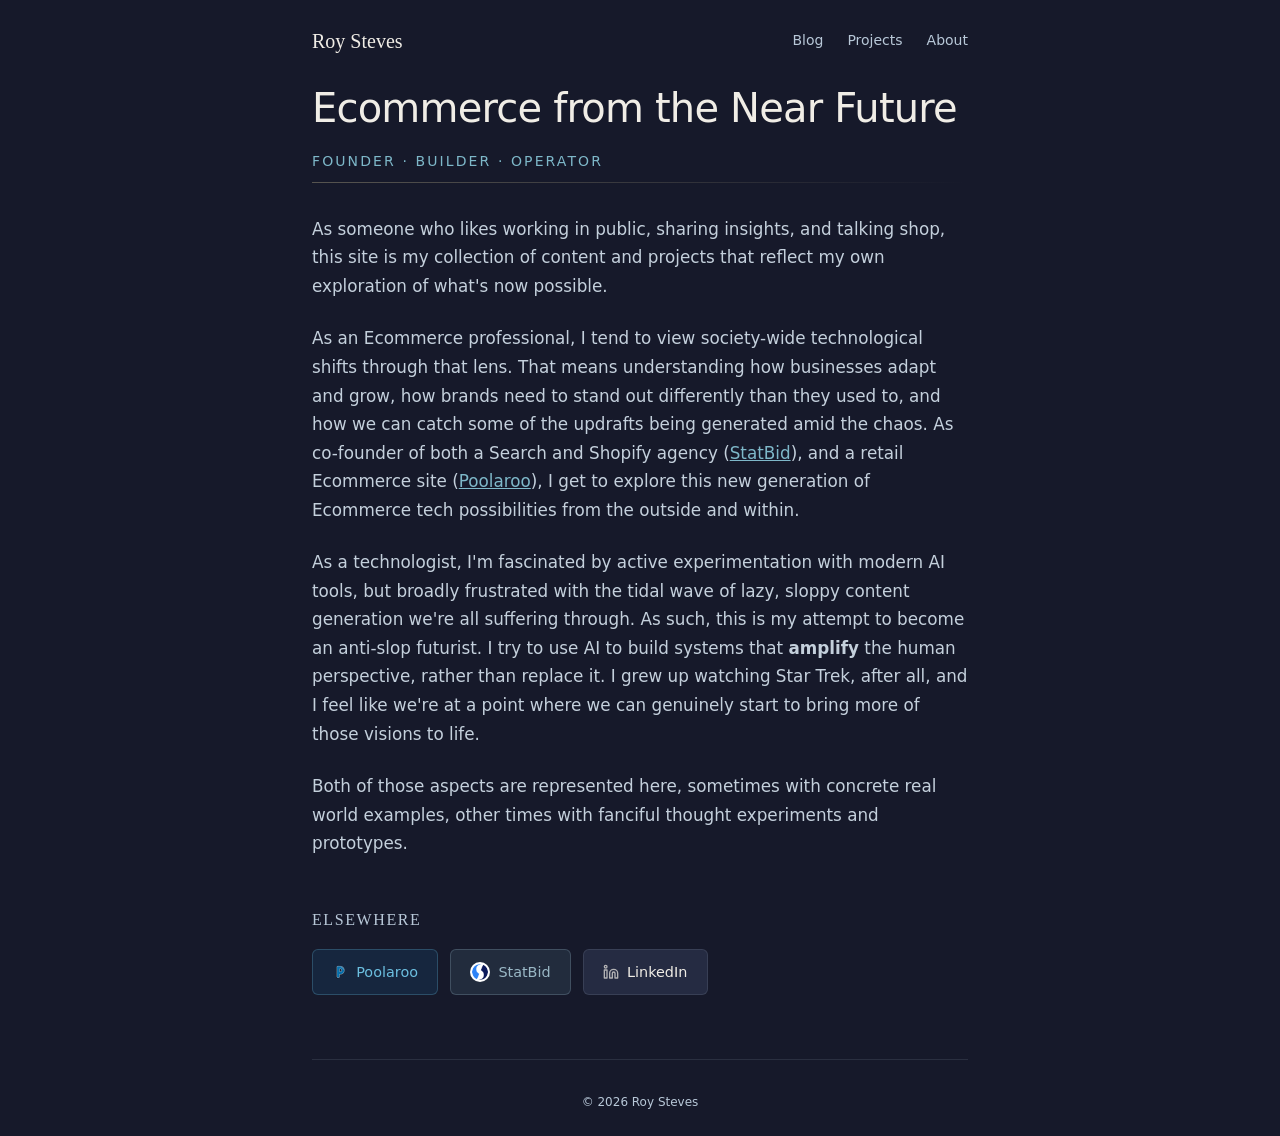
<file: index.html>
<!DOCTYPE html>
<html lang="en">
<head>
  <meta charset="UTF-8">
  <meta name="viewport" content="width=device-width, initial-scale=1.0">
  <title>Roy Steves — Pool Industry, Ecommerce & AI</title>
  <meta name="description" content="Roy Steves is a pool industry veteran, co-owner of StatBid and Poolaroo, writing about ecommerce, AI, and building technology-forward businesses.">
  <link rel="canonical" href="https://roysteves.com/">

  <!-- Open Graph -->
  <meta property="og:title" content="Roy Steves — Pool Industry, Ecommerce & AI">
  <meta property="og:description" content="Pool industry veteran, co-owner of StatBid and Poolaroo. Writing about ecommerce, AI, and building technology-forward businesses.">
  <meta property="og:url" content="https://roysteves.com/">
  <meta property="og:type" content="website">
  <meta property="og:site_name" content="Roy Steves">



  <link rel="alternate" type="application/rss+xml" title="Roy Steves" href="https://roysteves.com/feed.xml">
  <link rel="icon" href="./favicon.ico" sizes="32x32">
  <link rel="icon" href="./favicon-192.png" type="image/png" sizes="192x192">
  <link rel="apple-touch-icon" href="./apple-touch-icon.png">
  <link rel="stylesheet" href="./assets/css/style.css">
</head>
<body>
  <div class="container">
    <nav class="site-nav">
      <span class="site-name">Roy Steves</span>
      <a href="./blog/index.html">Blog</a>
      <a href="./projects/index.html">Projects</a>
      <a href="./about.html">About</a>
    </nav>

    <header>
      <h1>Ecommerce from the Near Future</h1>
      <p class="subtitle">Founder · Builder · Operator</p>
    </header>

    <div class="divider"></div>

    <div class="content">
      <p>As someone who likes working in public, sharing insights, and talking shop, this site is my collection of content and projects that reflect my own exploration of what's now possible.</p>

      <p>As an Ecommerce professional, I tend to view society-wide technological shifts through that lens. That means understanding how businesses adapt and grow, how brands need to stand out differently than they used to, and how we can catch some of the updrafts being generated amid the chaos. As co-founder of both a Search and Shopify agency (<a href="https://statbid.com" target="_blank" rel="noopener">StatBid</a>), and a retail Ecommerce site (<a href="https://poolaroo.com" target="_blank" rel="noopener">Poolaroo</a>), I get to explore this new generation of Ecommerce tech possibilities from the outside and within.</p>

      <p>As a technologist, I'm fascinated by active experimentation with modern AI tools, but broadly frustrated with the tidal wave of lazy, sloppy content generation we're all suffering through. As such, this is my attempt to become an anti-slop futurist. I try to use AI to build systems that <strong>amplify</strong> the human perspective, rather than replace it. I grew up watching Star Trek, after all, and I feel like we're at a point where we can genuinely start to bring more of those visions to life.</p>

      <p>Both of those aspects are represented here, sometimes with concrete real world examples, other times with fanciful thought experiments and prototypes.</p>
    </div>

    <h2>Elsewhere</h2>
    <div class="links">
      <a href="https://poolaroo.com" target="_blank" rel="noopener">
        <img src="./assets/img/poolaroo-favicon.png" alt="Poolaroo" width="16" height="16">
        Poolaroo
      </a>
      <a href="https://statbid.com" target="_blank" rel="noopener">
        <img src="./assets/img/statbid-favicon.png" alt="StatBid" width="16" height="16" class="icon-on-dark">
        StatBid
      </a>
      <a href="https://linkedin.com/in/roysteves" target="_blank" rel="noopener">
        <svg viewBox="0 0 24 24" fill="none" stroke="currentColor" stroke-width="2" stroke-linecap="round" stroke-linejoin="round">
          <path d="M16 8a6 6 0 0 1 6 6v7h-4v-7a2 2 0 0 0-2-2 2 2 0 0 0-2 2v7h-4v-7a6 6 0 0 1 6-6z"/>
          <rect x="2" y="9" width="4" height="12"/>
          <circle cx="4" cy="4" r="2"/>
        </svg>
        LinkedIn
      </a>
    </div>

    <footer>
      © 2026 Roy Steves
    </footer>
  </div>
</body>
</html>
</file>
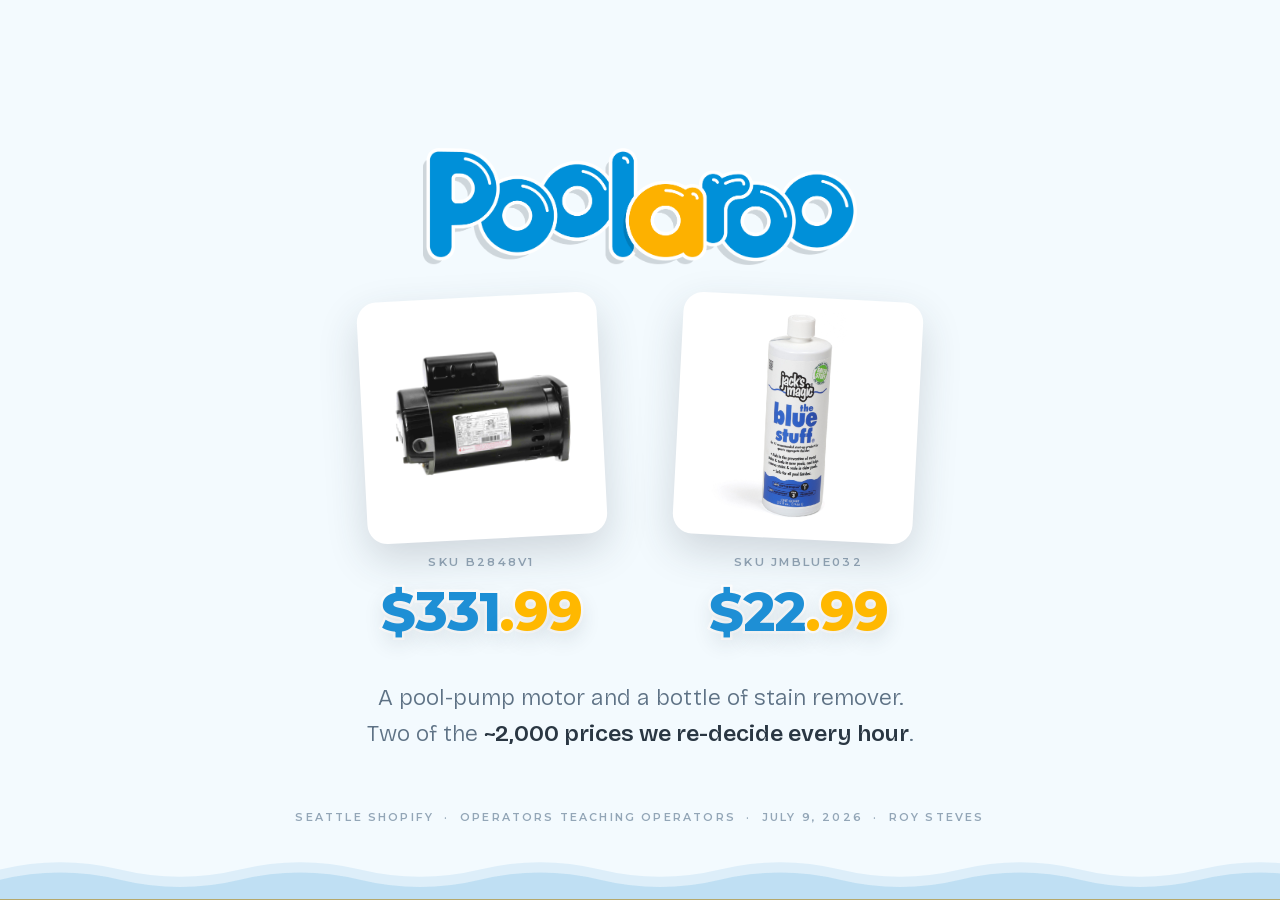
<file: pricing-talk/index.html>
<!DOCTYPE html>
<html lang="en">
<head>
<meta charset="UTF-8">
<meta name="viewport" content="width=device-width, initial-scale=1.0">
<meta name="robots" content="noindex, nofollow">
<title>Backstage at Poolaroo — Roy Steves</title>
<link rel="stylesheet" href="deck-fonts-v8/fonts.css">
<style>
*, *::before, *::after { box-sizing: border-box; margin: 0; padding: 0; }

:root {
  --azure:   #1E8FD5;   /* logo blue */
  --deep:    #007AB8;   /* store button blue */
  --yellow:  #FFB800;   /* the "a" */
  --coral:   #FF4E4E;   /* savings/alert */
  --green:   #1F7561;   /* success */
  --ink:     #2A3743;   /* theme dark */
  --dim:     #5E7285;
  --faint:   #93A6B7;
  --wash:    #F3FAFE;   /* page */
  --pane:    #EAF4FB;   /* light aqua panel */
  --line:    #CFE6F4;
  --white:   #FFFFFF;
  --head:    'Montserrat', system-ui, sans-serif;
  --body:    'Bricolage Grotesque', system-ui, sans-serif;
  --mono:    'IBM Plex Mono', ui-monospace, Menlo, monospace;
}

html, body {
  width: 100%; height: 100%;
  background: var(--wash);
  color: var(--ink);
  font-family: var(--body);
  overflow: hidden;
}

.deck { width: 100%; height: 100%; position: relative; }

.slide {
  position: absolute; inset: 0;
  display: flex; flex-direction: column;
  justify-content: center;
  padding: 8vh 8vw;
  opacity: 0;
  pointer-events: none;
  transition: opacity 0.35s ease;
}
.slide.active { opacity: 1; pointer-events: all; }

/* floating decorative rings (the o's) */
.ring { position: absolute; border-radius: 50%; border: 22px solid rgba(30,143,213,0.07); pointer-events: none; }
.ring.r1 { width: 260px; height: 260px; top: -80px; right: -60px; }
.ring.r2 { width: 150px; height: 150px; bottom: -50px; left: 10vw; border-color: rgba(255,184,0,0.09); border-width: 16px; }

/* ══════ type ══════ */
.tag {
  display: inline-flex; align-items: center; gap: 0.8rem;
  margin-bottom: 1.1rem;
}
.tag .pill {
  font-family: var(--head); font-weight: 700;
  font-size: clamp(0.62rem, 0.9vw, 0.78rem);
  letter-spacing: 0.16em; text-transform: uppercase;
  color: #fff; background: var(--azure);
  padding: 0.45em 1.2em; border-radius: 2em;
  box-shadow: 0 3px 10px rgba(30,143,213,0.25);
}
.tag .after { font-family: var(--head); font-weight: 600; font-size: clamp(0.62rem,0.9vw,0.78rem); letter-spacing: 0.14em; text-transform: uppercase; color: var(--faint); }

.headline {
  font-family: var(--head);
  font-weight: 800;
  font-size: clamp(2.2rem, 4.6vw, 3.9rem);
  line-height: 1.08;
  color: var(--ink);
  margin-bottom: 1.1rem;
  max-width: 24ch;
  letter-spacing: -0.015em;
}
.headline em { font-style: normal; color: var(--azure); }
.headline .coral { color: var(--coral); }
.headline .sun { color: var(--yellow); }

.lede {
  font-size: clamp(1rem, 1.5vw, 1.28rem);
  font-weight: 300;
  line-height: 1.6;
  color: var(--dim);
  max-width: 58ch;
}
.lede strong { color: var(--ink); font-weight: 600; }

.num { font-family: var(--mono); font-variant-numeric: tabular-nums; }

.splash {
  margin-top: 1.6rem;
  display: inline-flex; align-items: center; gap: 0.9rem;
  background: var(--white);
  border: 2px solid var(--line);
  border-radius: 18px;
  padding: 0.9rem 1.4rem;
  font-size: clamp(1rem, 1.5vw, 1.3rem);
  font-weight: 400;
  color: var(--ink);
  box-shadow: 0 6px 20px rgba(30,143,213,0.10);
  max-width: 62ch;
  line-height: 1.4;
}
.splash::before { content: ''; flex-shrink: 0; width: 16px; height: 16px; border-radius: 50%; border: 5px solid var(--yellow); }
.splash strong { color: var(--deep); }

.datasource {
  margin-top: auto; padding-top: 0.9rem;
  font-family: var(--mono);
  font-size: clamp(0.55rem, 0.72vw, 0.65rem);
  color: var(--faint); letter-spacing: 0.05em;
}

.card {
  background: var(--white);
  border: 2px solid var(--line);
  border-radius: 20px;
  box-shadow: 0 6px 22px rgba(30,143,213,0.09);
}

.diagram { width: 100%; overflow: visible; }
svg text { font-family: 'Bricolage Grotesque', system-ui, sans-serif; }
svg .mono { font-family: 'IBM Plex Mono', Menlo, monospace; }
svg .hd { font-family: 'Montserrat', system-ui, sans-serif; }

/* ══════ S1 COLD OPEN ══════ */
#s1 { align-items: center; text-align: center; justify-content: center; }
#s1 .logo { height: clamp(80px, 13vh, 140px); width: auto; margin-bottom: 2rem; }
#s1 .sku-line { font-family: var(--head); font-weight: 600; font-size: clamp(0.72rem,1vw,0.88rem); letter-spacing: 0.22em; color: var(--faint); margin-bottom: 1.6rem; text-transform: uppercase; }
#s1 .big-price {
  font-family: var(--head); font-weight: 800;
  font-size: clamp(4rem, 12vw, 10.5rem);
  line-height: 1; color: var(--azure);
  letter-spacing: -0.02em;
  -webkit-text-stroke: 7px #fff;
  paint-order: stroke fill;
  text-shadow: 0 14px 34px rgba(42,55,67,0.18);
}
#s1 .big-price .sun { color: var(--yellow); -webkit-text-stroke: 7px #fff; }
#s1 .what { font-size: clamp(1.05rem,1.8vw,1.45rem); font-weight: 300; color: var(--dim); margin-top: 2.6rem; max-width: 50ch; line-height: 1.55; }
#s1 .what strong { color: var(--ink); font-weight: 600; }
#s1 .event-foot { position: absolute; bottom: calc(6.5vh + 1.1rem); left: 0; right: 0; text-align: center; font-family: var(--head); font-weight: 600; font-size: clamp(0.62rem,0.85vw,0.75rem); letter-spacing: 0.2em; color: var(--faint); text-transform: uppercase; z-index: 95; }
/* ══════ persistent water frame — seamless tile, any viewport ══════ */
.water, .water-alert {
  position: fixed; left: 0; right: 0; bottom: 0;
  height: 6.5vh; min-height: 44px;
  pointer-events: none; z-index: 90;
  transition: opacity 0.6s ease;
}
.water .layer, .water-alert .layer {
  position: absolute; inset: 0;
  background-repeat: repeat-x;
  background-size: 240px 100%;
}
.water .l1 { background-image: url("data:image/svg+xml,%3Csvg xmlns='http://www.w3.org/2000/svg' viewBox='0 0 240 80' preserveAspectRatio='none'%3E%3Cpath d='M0,38 Q60,18 120,38 T240,38 L240,80 L0,80 Z' fill='%231E8FD5' fill-opacity='0.10'/%3E%3C/svg%3E"); animation: driftL 40s linear infinite; }
.water .l2 { background-image: url("data:image/svg+xml,%3Csvg xmlns='http://www.w3.org/2000/svg' viewBox='0 0 240 80' preserveAspectRatio='none'%3E%3Cpath d='M0,52 Q60,32 120,52 T240,52 L240,80 L0,80 Z' fill='%231E8FD5' fill-opacity='0.16'/%3E%3C/svg%3E"); animation: driftR 65s linear infinite; }
.water-alert { opacity: 0; }
.water-alert .a1 { background-image: url("data:image/svg+xml,%3Csvg xmlns='http://www.w3.org/2000/svg' viewBox='0 0 240 80' preserveAspectRatio='none'%3E%3Cpath d='M0,38 Q60,18 120,38 T240,38 L240,80 L0,80 Z' fill='%23FF4E4E' fill-opacity='0.13'/%3E%3C/svg%3E"); animation: driftL 26s linear infinite; }
.water-alert .a2 { background-image: url("data:image/svg+xml,%3Csvg xmlns='http://www.w3.org/2000/svg' viewBox='0 0 240 80' preserveAspectRatio='none'%3E%3Cpath d='M0,52 Q60,32 120,52 T240,52 L240,80 L0,80 Z' fill='%23FF4E4E' fill-opacity='0.20'/%3E%3C/svg%3E"); animation: driftR 44s linear infinite; }
body.alert .water { opacity: 0; }
body.alert .water-alert { opacity: 1; }
body.alert .hud .h-head { background: var(--coral); }
@keyframes driftL { from { background-position-x: 0; } to { background-position-x: -240px; } }
@keyframes driftR { from { background-position-x: 0; } to { background-position-x: 240px; } }

/* ══════ tripwire condition pill (ported from v7) ══════ */
.condition { display: inline-flex; margin-top: 0.2rem; margin-bottom: 0.6rem; }
.condition .cp {
  background: var(--coral); color: #fff;
  font-family: var(--head); font-weight: 800;
  letter-spacing: 0.18em; font-size: clamp(0.68rem, 0.95vw, 0.84rem);
  padding: 0.5em 1.4em; border-radius: 2em;
  box-shadow: 0 4px 14px rgba(255,78,78,0.4);
  animation: blink 1.6s step-end infinite;
}
@keyframes blink { 0%, 70% { opacity: 1; } 71%, 100% { opacity: 0.45; } }

/* ══════ hero photo ══════ */
#s1 .hero-shot { display: flex; align-items: center; justify-content: center; gap: clamp(2rem, 6vw, 5rem); flex-wrap: wrap; }
#s1 .hero-prod { display: flex; flex-direction: column; align-items: center; gap: 1rem; }
#s1 .photo-card { background: #fff; border-radius: 20px; padding: 12px 12px 14px; box-shadow: 0 16px 40px rgba(42,55,67,0.18); }
#s1 .hero-prod:nth-child(1) .photo-card { transform: rotate(-3deg); }
#s1 .hero-prod:nth-child(2) .photo-card { transform: rotate(3deg); }
#s1 .photo-card img { height: clamp(150px, 24vh, 240px); width: auto; max-width: clamp(160px, 20vw, 280px); display: block; border-radius: 12px; }
#s1 .hp-sku { font-family: var(--head); font-weight: 600; font-size: clamp(0.62rem, 0.9vw, 0.78rem); letter-spacing: 0.2em; color: var(--faint); text-transform: uppercase; }
#s1 .hp-price { font-family: var(--head); font-weight: 800; font-size: clamp(1.9rem, 4.2vw, 3.4rem); line-height: 1; color: var(--azure); letter-spacing: -0.02em; -webkit-text-stroke: 5px #fff; paint-order: stroke fill; text-shadow: 0 8px 20px rgba(42,55,67,0.15); }
#s1 .hp-price .sun { color: var(--yellow); -webkit-text-stroke: 5px #fff; }
.prod-cap { display: flex; align-items: center; gap: 0.8rem; margin-top: 1.3rem; }
.prod-cap img { width: 92px; height: 92px; border-radius: 14px; border: 2px solid var(--line); background: #fff; object-fit: cover; }
.prod-cap .t { font-size: clamp(0.9rem, 1.3vw, 1.1rem); color: var(--dim); font-weight: 300; }
.prod-cap .t strong { color: var(--ink); font-weight: 600; }
.hud .h-col { display: flex; flex-direction: column; }
.hud .h-thumb { width: 84px; height: 84px; border-radius: 12px; object-fit: cover; border: 2px solid var(--line); background: #fff; flex-shrink: 0; }

/* ══════ S2 WINDOW ══════ */
.win-tabs { display: flex; gap: 12px; margin-top: 2rem; max-width: 940px; }
.win-tab { flex: 1; background: var(--white); border: 2px solid var(--line); border-radius: 16px; padding: 0.9rem 1rem 1rem; box-shadow: 0 5px 16px rgba(30,143,213,0.08); }
.win-tab .s { display: block; font-family: var(--head); font-weight: 700; font-size: clamp(0.68rem,0.95vw,0.82rem); letter-spacing: 0.08em; color: var(--dim); text-transform: uppercase; margin-bottom: 0.35rem; white-space: nowrap; }
.win-tab .p { display: block; font-family: var(--mono); font-size: clamp(1.15rem,2vw,1.75rem); font-weight: 600; color: var(--ink); }
.win-tab.us { background: var(--yellow); border-color: var(--yellow); box-shadow: 0 8px 22px rgba(255,184,0,0.35); transform: translateY(-6px); }
.win-tab.us .s { color: rgba(42,55,67,0.75); }
.win-tab.us .p { color: var(--ink); }

/* revamped S2/S3 — naive bell + sawtooth, product photo upper-right */
.chartslide .photo-card { position: absolute; top: 6vh; right: 7vw; z-index: 6; background: #fff; border-radius: 18px; padding: 11px 11px 12px; box-shadow: 0 14px 36px rgba(42,55,67,0.17); transform: rotate(-3deg); }
.chartslide .photo-card img { width: clamp(150px, 14vw, 210px); height: auto; display: block; margin: 0 auto; border-radius: 11px; }
.chartslide .photo-card .pc-cap { text-align: center; margin-top: 0.65rem; font-size: clamp(0.7rem, 0.95vw, 0.82rem); color: var(--dim); font-weight: 600; }
.chartslide .photo-card .pc-cap .num { color: var(--deep); }
.chartslide .bell { display: block; width: 100%; max-width: 1200px; max-height: 60vh; margin: 1.4rem auto 0; overflow: visible; }

/* ══════ S3 CRED ══════ */
.cred-row { display: flex; gap: 4vw; align-items: center; margin-top: 1.4rem; }
.cred-list { display: flex; flex-direction: column; gap: 1.2rem; flex: 1; }
.cred { display: flex; gap: 1.2rem; align-items: baseline; }
.cred .yr { font-family: var(--head); font-weight: 700; font-size: clamp(0.85rem,1.2vw,1.05rem); color: var(--azure); flex-shrink: 0; width: 6ch; }
.cred .tx { font-size: clamp(0.98rem,1.45vw,1.25rem); color: var(--ink); font-weight: 400; line-height: 1.5; }
.cred .tx span { color: var(--dim); font-weight: 300; }
.cred-photo { flex-shrink: 0; text-align: center; }
.cred-photo img.hs { width: clamp(130px,15vw,190px); height: clamp(130px,15vw,190px); border-radius: 50%; object-fit: cover; border: 6px solid #fff; box-shadow: 0 10px 30px rgba(30,143,213,0.25), 0 0 0 3px var(--line); }
.cred-photo .lg { margin-top: 1.3rem; }
.cred-photo .lg img { height: 30px; width: auto; }

/* ══════ S4 / S12 STOPS ══════ */
.stops { display: grid; grid-template-columns: repeat(5,1fr); gap: 14px; margin-top: 2.2rem; }
.stop { background: var(--white); border: 2px solid var(--line); border-radius: 18px; padding: 1rem 1.1rem 1.1rem; box-shadow: 0 5px 16px rgba(30,143,213,0.08); position: relative; }
.stop .n { display: inline-block; font-family: var(--head); font-weight: 800; font-size: clamp(0.78rem,1.1vw,0.95rem); color: #fff; background: var(--azure); width: 2em; height: 2em; line-height: 2em; text-align: center; border-radius: 50%; margin-bottom: 0.55rem; }
.stop .t { display: block; font-size: clamp(0.9rem,1.3vw,1.1rem); color: var(--ink); line-height: 1.35; font-weight: 400; }
.stop.dead { background: var(--pane); border-style: dashed; box-shadow: none; }
.stop.dead .n { background: var(--faint); }
.stop.dead .t { color: var(--faint); text-decoration: line-through; text-decoration-color: var(--coral); text-decoration-thickness: 2.5px; }
.stop.lit { border-color: var(--azure); }
.stop.lit .n { background: var(--yellow); color: var(--ink); }

/* Vertical "big questions" card list — bubble left, header/subtitle right. Used by the Four Questions slide (#s4) and the competitor breakout (#s5b); S12 keeps its 5-across grid. */
.stops.qlist { display: flex; flex-direction: column; gap: 18px; margin-top: calc(1.8rem + 30px); max-width: 840px; }
.qlist .stop { display: flex; align-items: center; gap: 1.5rem; padding: 1.3rem 1.9rem; }
.qlist .stop .n { margin-bottom: 0; flex-shrink: 0; font-size: clamp(1.4rem, 2.2vw, 2rem); }
.qlist .stop .qtext { display: flex; flex-direction: column; gap: 0.2rem; }
.qlist .stop .qh { font-family: var(--head); font-weight: 800; font-size: clamp(1.4rem, 2.4vw, 2.05rem); color: var(--ink); line-height: 1.12; letter-spacing: -0.01em; }
.qlist .stop .qs { font-size: clamp(0.95rem, 1.5vw, 1.25rem); color: var(--dim); font-weight: 300; line-height: 1.3; }

/* S4 dual product tracker — both hero products present */
#s4 .dualhud { position: absolute; top: 3vh; right: 3vw; z-index: 40; display: flex; flex-direction: column; gap: 14px; }
#s4 .trackcard { background: var(--white); border: 2px solid var(--line); border-radius: 16px; box-shadow: 0 8px 26px rgba(30,143,213,0.18); overflow: hidden; min-width: 216px; }
#s4 .trackcard .th { font-family: var(--head); color: #fff; font-weight: 700; font-size: 0.6rem; letter-spacing: 0.14em; padding: 0.45em 1em; }
#s4 .trackcard.motor .th { background: var(--azure); }
#s4 .trackcard.bottle .th { background: var(--deep); }
#s4 .trackcard .tbody { display: flex; align-items: center; gap: 0.75rem; padding: 0.6rem 0.9rem 0.7rem; }
#s4 .trackcard .timg { width: 84px; height: 84px; object-fit: contain; border-radius: 12px; border: 2px solid var(--line); background: #fff; flex-shrink: 0; }
#s4 .trackcard .tcol { display: flex; flex-direction: column; }
#s4 .trackcard .tp { font-family: var(--mono); font-size: 1.4rem; font-weight: 600; color: var(--ink); margin-bottom: 0.4rem; }
#s4 .trackcard .tbadges { display: flex; gap: 0.3rem; }
#s4 .trackcard .tb-pill { font-family: var(--head); font-size: 0.5rem; letter-spacing: 0.05em; color: var(--faint); border: 1.5px solid var(--line); border-radius: 2em; padding: 0.32em 0.55em; font-weight: 700; }

/* competitor logo breakout row (S5b) — swap each .ph placeholder for a logo <img> */
.complogos { display: flex; gap: 16px; margin-top: 2.2rem; max-width: 1160px; }
.compcol { flex: 1; display: flex; flex-direction: column; gap: 0.7rem; }
.complogo { background: var(--white); border: 2px solid var(--line); border-radius: 16px; box-shadow: 0 5px 16px rgba(30,143,213,0.08); padding: 1.1rem 1rem 1rem; display: flex; flex-direction: column; align-items: center; gap: 0.55rem; }
.complogo .logo-slot { width: 100%; height: 66px; display: flex; align-items: center; justify-content: center; }
.complogo .logo-slot img { max-width: 100%; max-height: 100%; object-fit: contain; }
.complogo .logo-slot .ph { font-family: var(--head); font-weight: 800; font-size: clamp(0.95rem, 1.45vw, 1.2rem); color: var(--deep); text-align: center; letter-spacing: -0.01em; }
.complogo .cp-price { font-family: var(--mono); font-weight: 600; font-size: clamp(1rem, 1.5vw, 1.3rem); color: var(--ink); }
/* competitor identifier below each box — how we matched it (UPC / MPN / ASIN) */
.compid { text-align: center; }
.compid .k { display: block; font-family: var(--head); font-weight: 800; font-size: clamp(0.68rem, 0.9vw, 0.82rem); letter-spacing: 0.12em; text-transform: uppercase; color: var(--yellow); margin-bottom: 0.14rem; }
.compid .v { display: block; font-family: var(--mono); font-weight: 600; font-size: clamp(0.72rem, 1vw, 0.9rem); color: var(--dim); letter-spacing: -0.01em; }
/* scrape-method box below each competitor (S5c "how") — color-coded by flavor */
.comphow { border-radius: 12px; padding: 0.5rem 0.5rem 0.55rem; text-align: center; font-family: var(--head); font-weight: 700; font-size: clamp(0.75rem, 1vw, 0.94rem); line-height: 1.12; }
.comphow .hs { display: block; font-family: var(--mono); font-weight: 600; font-size: clamp(0.56rem, 0.72vw, 0.66rem); letter-spacing: 0.01em; margin-top: 0.2rem; opacity: 0.8; }
.how-keepa   { background: rgba(255,78,78,0.12); color: #E03A3A; border: 2px solid rgba(255,78,78,0.32); }
.how-custom  { background: var(--pane); color: var(--deep); border: 2px solid var(--line); }
.how-generic { background: rgba(31,117,97,0.12); color: var(--green); border: 2px solid rgba(31,117,97,0.30); }

/* ══════ MATCH slide (#smatch) — bottle answer-key vs how each rival identifies it ══════ */
#smatch .matchwrap { display: flex; align-items: center; width: calc(100% + 8vw); margin-top: 1rem; }
#smatch .matchleft { flex: 0 0 600px; max-width: 600px; min-width: 0; display: flex; flex-direction: column; gap: 5px; transform: scale(1.1); transform-origin: top left; }
#smatch .matchhead { display: grid; grid-template-columns: 6.5ch minmax(5ch, 1fr) 4.6rem 12.5ch 5.6rem; gap: 0.7rem; padding: 0 0.85rem 0.15rem; }
#smatch .matchhead span { font-family: var(--head); font-weight: 700; font-size: clamp(0.5rem, 0.68vw, 0.6rem); letter-spacing: 0.1em; text-transform: uppercase; color: var(--faint); text-align: center; }
#smatch .matchrow { display: grid; grid-template-columns: 6.5ch minmax(5ch, 1fr) 4.6rem 12.5ch 5.6rem; align-items: center; gap: 0.7rem; background: var(--white); border: 1.5px solid var(--line); border-radius: 10px; padding: 0.32rem 0.85rem; box-shadow: 0 2px 8px rgba(30,143,213,0.05); }
#smatch .mprice { font-family: var(--mono); font-weight: 600; font-size: clamp(0.72rem, 0.95vw, 0.86rem); color: var(--dim); text-align: right; }
#smatch .cname { font-family: var(--head); font-weight: 600; font-size: clamp(0.8rem, 1.05vw, 0.96rem); color: var(--ink); white-space: nowrap; overflow: hidden; text-overflow: ellipsis; }
#smatch .mtype { justify-self: start; font-family: var(--head); font-weight: 800; font-size: clamp(0.56rem, 0.76vw, 0.68rem); letter-spacing: 0.06em; text-transform: uppercase; padding: 0.24em 0.7em; border-radius: 2em; white-space: nowrap; }
#smatch .mval { font-family: var(--mono); font-weight: 600; font-size: clamp(0.72rem, 0.96vw, 0.88rem); color: var(--dim); white-space: nowrap; text-align: left; }
#smatch .mval.only { font-family: var(--body); font-style: italic; font-weight: 400; color: var(--faint); }
#smatch .stars { justify-self: end; white-space: nowrap; font-size: clamp(0.74rem, 0.98vw, 0.92rem); letter-spacing: 0.03em; }
#smatch .stars .on { color: #E8A400; }
#smatch .stars .off { color: #C9D6E0; }
.mt-upc   { background: rgba(31,117,97,0.14);  color: #1F7561; }
.mt-mpn   { background: rgba(30,143,213,0.16); color: #1E8FD5; }
.mt-asin  { background: rgba(0,122,184,0.16);  color: #007AB8; }
.mt-title { background: rgba(255,78,78,0.13);  color: #E03A3A; }
#smatch .matchright { flex: 1; min-width: 0; display: flex; align-items: center; justify-content: center; }
#smatch .ourcard { width: 320px; max-width: 100%; background: var(--white); border: 2px solid var(--yellow); border-radius: 18px; box-shadow: 0 8px 24px rgba(255,184,0,0.20); padding: 1rem 1.3rem 1.2rem; display: flex; flex-direction: column; align-items: center; }
#smatch .ourhead { font-family: var(--head); font-weight: 800; font-size: clamp(0.6rem, 0.82vw, 0.72rem); letter-spacing: 0.14em; text-transform: uppercase; color: var(--deep); margin-bottom: 0.5rem; }
#smatch .ourcard img { width: clamp(115px, 11vw, 165px); height: auto; display: block; }
#smatch .ourtitle { font-family: var(--body); font-weight: 500; font-size: clamp(0.8rem, 1.02vw, 0.96rem); color: var(--ink); text-align: center; line-height: 1.3; margin: 0.7rem 0 0.9rem; max-width: 26ch; }
#smatch .ourid { width: 100%; display: flex; flex-direction: column; }
#smatch .oid { display: flex; justify-content: space-between; align-items: baseline; gap: 0.8rem; border-top: 1.5px solid var(--line); padding: 0.5rem 0; }
#smatch .oid .k { font-family: var(--head); font-weight: 700; font-size: clamp(0.58rem, 0.8vw, 0.7rem); letter-spacing: 0.08em; text-transform: uppercase; color: var(--faint); white-space: nowrap; }
#smatch .oid .v { font-family: var(--mono); font-weight: 600; font-size: clamp(0.78rem, 1.02vw, 0.94rem); color: var(--ink); }

/* ══════ COSTS slide (#scost) — two products' cost inputs side by side ══════ */
#scost .costwrap { display: flex; gap: clamp(1.5rem, 4vw, 3.5rem); justify-content: center; align-items: stretch; width: 100%; margin-top: 1rem; }
#scost .costcard { flex: 0 1 420px; max-width: 420px; background: var(--white); border: 2px solid var(--line); border-radius: 18px; box-shadow: 0 6px 22px rgba(30,143,213,0.09); padding: 0.9rem 1.4rem 0.9rem; display: flex; flex-direction: column; }
#scost .cchead { display: flex; align-items: center; gap: 0.9rem; margin-bottom: 0.55rem; }
#scost .cchead img { width: 54px; height: 54px; object-fit: contain; border-radius: 12px; border: 2px solid var(--line); flex-shrink: 0; }
#scost .cchead .nm { font-family: var(--head); font-weight: 800; font-size: clamp(1rem, 1.5vw, 1.25rem); color: var(--ink); line-height: 1.15; }
#scost .cchead .sk { font-family: var(--mono); font-size: clamp(0.66rem, 0.88vw, 0.8rem); color: var(--faint); margin-top: 0.2rem; }
#scost .crow { display: flex; justify-content: space-between; align-items: baseline; gap: 1rem; padding: 0.3rem 0; font-size: clamp(0.92rem, 1.3vw, 1.1rem); }
#scost .crow .lb { color: var(--dim); font-weight: 400; }
#scost .crow .lb small { display: block; font-size: 0.68em; color: var(--faint); margin-top: 0.05rem; }
#scost .crow .vl { font-family: var(--mono); font-weight: 600; color: var(--ink); white-space: nowrap; }
#scost .crow.ship .vl.pos { color: #C98F00; }
#scost .crow.ship .vl.neg { color: var(--deep); }
#scost .crow.landed { border-top: 2px solid var(--line); margin-top: 0.35rem; padding-top: 0.65rem; }
#scost .crow.landed .lb { color: var(--ink); font-weight: 700; font-family: var(--head); }
#scost .crow.landed .vl { font-size: 1.12em; color: var(--ink); }
#scost .ccurve { margin-top: auto; padding-top: 0.6rem; }
#scost .ccurve .box { background: var(--pane); border-radius: 12px; padding: 0.7rem 1.1rem; display: flex; justify-content: space-between; align-items: center; }
#scost .ccurve .cl { font-family: var(--head); font-weight: 700; font-size: clamp(0.66rem, 0.88vw, 0.78rem); color: var(--deep); text-transform: uppercase; letter-spacing: 0.05em; line-height: 1.2; }
#scost .ccurve .cm { font-family: var(--head); font-weight: 800; font-size: clamp(1.4rem, 2.1vw, 1.8rem); color: var(--azure); }
#scost .costfoot { align-self: center; text-align: center; margin-top: 1.5rem; max-width: 66ch; font-size: clamp(0.9rem, 1.3vw, 1.1rem); color: var(--dim); font-weight: 300; line-height: 1.5; }
#scost .costfoot strong { color: var(--deep); font-weight: 600; }
#scost .crow .lb .net { color: var(--azure); font-weight: 700; }
#scost .crow .lb small .hl { color: #C98F00; font-weight: 700; font-style: normal; }
#scost .costcurve { width: 100%; max-width: 1375px; align-self: center; margin-top: 0.3rem; }
#scost .costcurve svg { width: 100%; height: auto; max-height: 32vh; display: block; overflow: visible; }
/* S13 (#s10) — Chase/Hold stacked, motor sawtooth to the right */
#s10 .holdwrap { display: flex; gap: clamp(1.4rem, 3.5vw, 3rem); align-items: center; width: 100%; margin-top: 1.3rem; }
#s10 .holdcol { flex: 0 1 460px; max-width: 460px; display: flex; flex-direction: column; gap: 1rem; }
#s10 .holdchart { flex: 1; min-width: 0; }
#s10 .holdchart svg { width: 100%; height: auto; max-height: 46vh; display: block; overflow: visible; }
/* S12+13 consolidated (#s9) — two sawtooths side by side, product card under each */
/* charts break out of the slide's 8vw side padding to sit ~20px from each viewport edge and ~20px apart */
#s9 .duowrap { display: flex; gap: 20px; justify-content: center; align-items: flex-start; width: calc(100vw - 40px); margin-left: calc(20px - 8vw); margin-top: 0.8rem; }
#s9 .duocol { flex: 1 1 0; min-width: 0; display: flex; flex-direction: column; align-items: center; }
#s9 .duocol svg { width: 100%; height: auto; max-height: 60vh; display: block; overflow: visible; }
#s9 .duocard { display: flex; align-items: center; gap: 1rem; margin-top: 0.9rem; background: var(--white); border: 2px solid var(--line); border-radius: 16px; padding: 0.7rem 1.5rem; box-shadow: 0 6px 18px rgba(30,143,213,0.10); }
#s9 .duocard img { width: 84px; height: 84px; object-fit: contain; flex-shrink: 0; }
#s9 .duocard .nm { font-family: var(--head); font-weight: 700; font-size: clamp(1.05rem, 1.6vw, 1.4rem); color: var(--ink); line-height: 1.1; }
#s9 .duocard .sk { font-family: var(--mono); font-size: clamp(0.74rem, 1vw, 0.9rem); color: var(--faint); }
#s9 .duocard .pr { font-family: var(--mono); font-weight: 600; font-size: clamp(1.15rem, 1.7vw, 1.5rem); color: var(--ink); margin-left: auto; padding-left: 0.8rem; }
/* tripwire node in the S14 flowchart blinks like the old condition pill */
.tripwire-node { animation: blink 1.6s step-end infinite; }

/* ══════ S5 HURDLES ══════ */
.hurdles { display: grid; grid-template-columns: 1fr 1fr; gap: 14px; margin-top: 1.6rem; max-width: 1000px; }
.hurd { background: var(--white); border: 2px solid var(--line); border-radius: 16px; padding: 0.95rem 1.3rem; box-shadow: 0 5px 16px rgba(30,143,213,0.08); }
.hurd .h { font-family: var(--head); font-weight: 700; font-size: clamp(0.95rem,1.35vw,1.15rem); color: var(--deep); margin-bottom: 0.25rem; }
.hurd .d { font-size: clamp(0.85rem,1.2vw,1.02rem); color: var(--dim); line-height: 1.5; font-weight: 300; }
.hurd .d code { font-family: var(--mono); font-size: 0.85em; background: var(--pane); color: var(--deep); padding: 0.1em 0.45em; border-radius: 6px; }

/* ══════ S6 ERA + MOVES ══════ */
.era-grid { display: grid; grid-template-columns: 1.05fr 1fr; gap: 3.5vw; margin-top: 1.4rem; align-items: start; }
.era { display: flex; gap: 1.1rem; margin-bottom: 1.3rem; }
.era .cap { flex: 0 0 10px; background: var(--azure); border-radius: 5px; }
.era .yr { font-family: var(--head); font-weight: 800; font-size: clamp(1.05rem,1.6vw,1.4rem); color: var(--ink); margin-bottom: 0.2rem; }
.era .tx { font-size: clamp(0.9rem,1.32vw,1.12rem); color: var(--ink); font-weight: 400; line-height: 1.5; }
.era .tx span { color: var(--dim); font-weight: 300; }
.mag-bars { margin-top: 1.3rem; }
.mag-row { display: flex; align-items: center; gap: 1rem; margin-bottom: 0.7rem; }
.mag-row .lab { font-family: var(--head); font-weight: 600; font-size: clamp(0.68rem,0.95vw,0.82rem); color: var(--dim); width: 9ch; flex-shrink: 0; line-height: 1.3; text-transform: uppercase; letter-spacing: 0.04em; }
.mag-row .bar { height: 18px; border-radius: 9px; box-shadow: inset 0 -2px 0 rgba(0,0,0,0.08); }
.mag-row .val { font-family: var(--mono); font-size: clamp(0.92rem,1.3vw,1.15rem); font-weight: 600; }
.move-card { border-radius: 18px; overflow: hidden; margin-bottom: 1rem; background: var(--white); border: 2px solid var(--line); box-shadow: 0 5px 16px rgba(30,143,213,0.08); }
.move-card .lb { display: block; font-family: var(--head); color: #fff; font-weight: 700; font-size: clamp(0.62rem,0.88vw,0.76rem); letter-spacing: 0.16em; padding: 0.45em 1.2em; }
.move-card.no .lb { background: var(--coral); }
.move-card.yes .lb { background: var(--green); }
.move-card .inner { padding: 0.75rem 1.2rem 0.95rem; }
.move-card .hd { font-family: var(--head); font-weight: 700; font-size: clamp(1.05rem,1.7vw,1.45rem); color: var(--ink); margin-bottom: 0.25rem; }
.move-card.no .hd { color: var(--dim); }
.move-card .bd { font-size: clamp(0.82rem,1.15vw,0.98rem); color: var(--dim); line-height: 1.5; font-weight: 300; }

/* ══════ S7 CASCADE ══════ */
.cascade { display: flex; align-items: stretch; gap: 8px; margin-top: 1.5rem; max-width: 1160px; }
.casc-step { flex: 1; background: var(--white); border: 2px solid var(--line); border-radius: 18px; overflow: hidden; box-shadow: 0 5px 16px rgba(30,143,213,0.08); }
.casc-arrow { flex: 0 0 auto; display: flex; align-items: center; justify-content: center; font-family: var(--head); font-weight: 800; font-size: clamp(1.5rem, 2.6vw, 2.4rem); color: var(--azure); opacity: 0.5; padding: 0 0.15rem; }
.casc-step .cn { display: block; text-align: center; font-family: var(--head); background: var(--pane); font-weight: 700; font-size: clamp(1.05rem,1.5vw,1.35rem); letter-spacing: 0.06em; padding: 0.4em 1em; line-height: 1.1; }
.casc-step .cn.gold { background: var(--yellow); }
.casc-step .cn .on { color: #E8A400; }
.casc-step .cn .off { color: #C9D6E0; }
.casc-step .inner { padding: 0.7rem 1.1rem 0.9rem; }
.casc-step .ch { font-family: var(--head); font-weight: 700; font-size: clamp(0.98rem,1.42vw,1.22rem); color: var(--ink); margin-bottom: 0.2rem; }
.casc-step .cd { font-size: clamp(0.8rem,1.12vw,0.95rem); color: var(--dim); line-height: 1.45; font-weight: 300; }

.chip-row { margin-top: 13px; display: flex; align-items: center; gap: 1.1rem; background: var(--white); border: 2px solid var(--line); border-radius: 16px; padding: 0.8rem 1.3rem; max-width: 1100px; box-shadow: 0 5px 16px rgba(30,143,213,0.08); }
.chip-row .lbl { flex-shrink: 0; font-family: var(--head); color: #fff; font-weight: 700; font-size: clamp(0.6rem,0.85vw,0.72rem); letter-spacing: 0.14em; padding: 0.5em 1.2em; border-radius: 2em; white-space: nowrap; }
.chip-row .txt { font-size: clamp(0.88rem,1.25vw,1.05rem); color: var(--ink); line-height: 1.5; font-weight: 300; }
.chip-row.skip { border-color: rgba(255,78,78,0.4); }
.chip-row.skip .lbl { background: var(--coral); }
.chip-row.skip .txt strong { color: var(--coral); font-weight: 600; }
.chip-row.real .lbl { background: var(--deep); }
.chip-row.real .txt .num { color: var(--coral); font-weight: 600; }
.chip-row.story { border-color: rgba(255,184,0,0.5); }
.chip-row.story .lbl { background: var(--yellow); color: var(--ink); }
.chip-row.story .txt em { font-style: normal; color: var(--deep); font-weight: 600; }
.chip-row.story .txt .fire { color: var(--coral); font-weight: 600; }
.chip-row.chop { border-color: rgba(31,117,97,0.35); }
.chip-row.chop .lbl { background: var(--green); }
.chip-row.chop .txt .num { font-weight: 600; }
.chip-row.chop .txt .us { color: #0E9A60; font-weight: 600; }
.chip-row img.spin { width: 184px; height: 184px; border-radius: 14px; border: 2px solid var(--line); background: #fff; object-fit: cover; flex-shrink: 0; }

/* ══════ S10 OUTCOMES ══════ */
.outcomes { display: grid; grid-template-columns: 1fr 1fr; gap: 2vw; margin-top: 1.6rem; max-width: 1020px; }
.oc { border-radius: 20px; overflow: hidden; background: var(--white); border: 2px solid var(--line); box-shadow: 0 6px 20px rgba(30,143,213,0.09); }
.oc .ol { display: block; font-family: var(--head); color: #fff; font-weight: 700; font-size: clamp(0.66rem,0.92vw,0.8rem); letter-spacing: 0.16em; padding: 0.45em 1.2em; }
.oc.chase .ol { background: var(--coral); }
.oc.hold .ol { background: var(--yellow); color: var(--ink); }
.oc.hold { border-color: rgba(255,184,0,0.55); }
.oc .inner { padding: 0.85rem 1.4rem 1.15rem; }
.oc .oh { font-family: var(--head); font-weight: 800; font-size: clamp(1.25rem,2.1vw,1.8rem); color: var(--ink); margin-bottom: 0.35rem; }
.oc.chase .oh { color: var(--dim); }
.oc .ob { font-size: clamp(0.88rem,1.25vw,1.05rem); color: var(--dim); line-height: 1.55; font-weight: 300; }
.oc .ob strong { color: var(--ink); font-weight: 600; }

/* ══════ S13 RUNGS ══════ */
/* four equal-size rungs climbing lower-left → upper-right; arrow at the right-side
   midpoint of each of the first three boxes (movement + lift) */
.rungs { display: flex; align-items: flex-start; justify-content: center; gap: clamp(2.4rem,4.2vw,4rem); margin-top: 1.2rem; }
.rung-step { position: relative; flex: 1 1 0; min-width: 0; }
.rung-step.s1 { margin-top: 195px; }
.rung-step.s2 { margin-top: 130px; }
.rung-step.s3 { margin-top: 65px; }
.rung-step.s4 { margin-top: 0; }
.rg { height: 12rem; display: flex; flex-direction: column; border-radius: 20px; overflow: hidden; background: var(--white); border: 2px solid var(--line); box-shadow: 0 6px 20px rgba(30,143,213,0.09); }
.rg.four { border-color: rgba(255,184,0,0.55); }
.rg .rn { display: block; text-align: center; font-family: var(--head); background: var(--pane); color: var(--deep); font-weight: 800; font-size: clamp(0.6rem,0.85vw,0.74rem); letter-spacing: 0.18em; padding: 0.5em 1.2em; }
.rg.two .rn { background: var(--azure); color: #fff; }
.rg.three .rn { background: var(--green); color: #fff; }
.rg.four .rn { background: var(--yellow); color: var(--ink); }
.rg .inner { padding: 0.8rem 1.15rem 1.1rem; }
.rg .rh { font-family: var(--head); font-weight: 800; font-size: clamp(0.98rem,1.45vw,1.28rem); color: var(--ink); line-height: 1.15; margin-bottom: 0.35rem; }
.rg .rb { font-size: clamp(0.78rem,1.02vw,0.92rem); color: var(--dim); line-height: 1.5; font-weight: 300; }
.rg .rb em { font-style: normal; color: var(--deep); font-weight: 600; }
.rung-arrow { position: absolute; left: 100%; top: 50%; transform: translateY(calc(-50% - 15px)); margin-left: clamp(0.3rem,0.9vw,0.85rem); display: flex; align-items: center; }
.rung-arrow svg { width: clamp(28px,3vw,44px); height: auto; }

/* ══════ S14 CLOSE ══════ */
#s14 { align-items: center; text-align: center; justify-content: center; }
#s14 { justify-content: center; align-items: center; }
#s14 .closewrap { display: flex; align-items: center; gap: clamp(2rem, 5vw, 5rem); width: 100%; max-width: 1520px; }
#s14 .closeleft { flex: 1 1 57%; min-width: 0; display: flex; flex-direction: column; align-items: flex-start; gap: 1.3rem; }
#s14 .closeleft .headline { max-width: 15ch; margin-bottom: 0; text-align: left; font-size: clamp(1.8rem, 3.4vw, 3rem); }
#s14 .adminshot { max-width: 100%; max-height: 56vh; width: auto; height: auto; border-radius: 16px; border: 2px solid var(--line); box-shadow: 0 14px 44px rgba(30,143,213,0.20); }
#s14 .closeright { flex: 1 1 43%; min-width: 0; display: flex; flex-direction: column; align-items: center; text-align: center; gap: 0.85rem; }
#s14 .logo { height: clamp(48px, 8vh, 82px); width: auto; margin-bottom: 0.3rem; }
#s14 .ctitle { font-family: var(--head); font-weight: 800; font-size: clamp(1.3rem, 2.15vw, 1.95rem); color: var(--ink); line-height: 1.15; max-width: 20ch; letter-spacing: -0.01em; }
#s14 .csub { font-family: var(--head); font-weight: 600; font-size: clamp(1rem, 1.55vw, 1.35rem); color: var(--azure); letter-spacing: 0.01em; }
#s14 .cperson { display: flex; flex-direction: column; align-items: center; gap: 0.45rem; margin-top: 1.1rem; }
#s14 .portrait { width: clamp(96px, 11vw, 148px); height: clamp(96px, 11vw, 148px); border-radius: 50%; object-fit: cover; border: 3px solid var(--yellow); box-shadow: 0 8px 24px rgba(255,184,0,0.28); }
#s14 .cname { font-family: var(--head); font-weight: 700; font-size: clamp(1.05rem, 1.5vw, 1.3rem); color: var(--ink); }
#s14 .cemail { font-family: var(--mono); font-size: clamp(0.85rem, 1.15vw, 1.05rem); color: var(--deep); }
#s14 .cslides { margin-top: 1.1rem; display: flex; flex-direction: column; align-items: center; gap: 0.45rem; }
#s14 .cslabel { font-family: var(--head); font-weight: 700; font-size: clamp(0.62rem, 0.9vw, 0.75rem); letter-spacing: 0.14em; text-transform: uppercase; color: var(--faint); }
#s14 .curl { font-family: var(--mono); font-weight: 600; font-size: clamp(0.95rem, 1.35vw, 1.2rem); color: #fff; background: var(--azure); border-radius: 2em; padding: 0.5em 1.4em; box-shadow: 0 5px 16px rgba(30,143,213,0.28); }

/* ══════ HUD ══════ */
.hud {
  position: fixed; top: 3vh; right: 3vw; z-index: 150;
  background: var(--white); border: 2px solid var(--line); border-radius: 16px;
  overflow: hidden; display: none; min-width: 216px;
  box-shadow: 0 8px 26px rgba(30,143,213,0.18);
}
.hud.show { display: block; }
.hud .h-head { font-family: var(--head); background: var(--azure); color: #fff; font-weight: 700; font-size: 0.6rem; letter-spacing: 0.14em; padding: 0.45em 1em; }
.hud .h-body { display: flex; align-items: center; gap: 0.75rem; padding: 0.6rem 0.9rem 0.7rem; }
.hud .h-price { font-family: var(--mono); font-size: 1.4rem; font-weight: 600; color: var(--ink); margin-bottom: 0.4rem; }
.hud .h-badges { display: flex; gap: 0.3rem; }
.hud .hb { font-family: var(--head); font-size: 0.5rem; letter-spacing: 0.05em; color: var(--faint); border: 1.5px solid var(--line); border-radius: 2em; padding: 0.32em 0.55em; font-weight: 700; transition: all 0.3s; }
.hud .hb.on { color: var(--ink); background: var(--yellow); border-color: var(--yellow); }

/* ══════ NAV / PRESENTER ══════ */
.nav { position: fixed; bottom: 2.6vh; left: 50%; transform: translateX(-50%); display: flex; gap: 8px; z-index: 200; }
.dot { width: 10px; height: 10px; border-radius: 50%; background: #fff; transition: all 0.25s; cursor: pointer; border: 2px solid var(--line); box-shadow: 0 1px 5px rgba(30,143,213,0.3); }
.dot.active { background: var(--yellow); border-color: #fff; box-shadow: 0 2px 8px rgba(255,184,0,0.55); transform: scale(1.3); }
.counter { position: fixed; top: 3.2vh; left: 3vw; font-family: var(--mono); font-size: 0.7rem; color: var(--faint); letter-spacing: 0.1em; z-index: 200; }

.timer {
  position: fixed; bottom: 3vh; right: 3vw; z-index: 300;
  font-family: var(--mono); font-size: 0.85rem; letter-spacing: 0.08em;
  color: var(--dim); background: var(--white);
  border: 2px solid var(--line); border-radius: 8px;
  padding: 0.25em 0.7em; display: none;
  box-shadow: 0 4px 14px rgba(30,143,213,0.12);
}
.timer.running { color: var(--deep); }
.timer.paused { color: var(--coral); }
.timer.show { display: block; }

.notes-drawer {
  position: fixed; left: 0; right: 0; bottom: 0; z-index: 400;
  background: rgba(42,55,67,0.97); color: #F2F7FB;
  padding: 0.9rem 6vw 1.1rem; max-height: 26vh; overflow-y: auto;
  font-family: system-ui, sans-serif; font-size: clamp(0.85rem,1.15vw,1rem); line-height: 1.55;
  transform: translateY(100%); transition: transform 0.25s ease;
  border-top: 3px solid var(--yellow);
}
.notes-drawer.open { transform: translateY(0); }
.notes-drawer .nd-head { font-family: var(--head); font-size: 0.62rem; letter-spacing: 0.2em; text-transform: uppercase; color: var(--yellow); margin-bottom: 0.45rem; font-weight: 700; }
.notes-drawer .nd-head span { color: rgba(242,247,251,0.45); letter-spacing: 0.06em; text-transform: none; margin-left: 1em; font-family: system-ui, sans-serif; font-weight: 400; }
</style>
</head>
<body>
<div class="deck" id="deck">

  <!-- ═══ S1 · COLD OPEN ═══ -->
  <div class="slide" id="s1">
    <img class="logo" src="assets/poolaroo.png" alt="Poolaroo">
    <div class="hero-shot">
      <div class="hero-prod">
        <div class="photo-card"><img src="assets/hero-b2848v1.jpg" alt="Century 1 HP pool pump motor"></div>
        <div class="hp-sku">SKU B2848V1</div>
        <div class="hp-price">$331<span class="sun">.99</span></div>
      </div>
      <div class="hero-prod">
        <div class="photo-card"><img src="assets/hero-jmblue032.jpg" alt="Jack's Magic The Blue Stuff"></div>
        <div class="hp-sku">SKU JMBLUE032</div>
        <div class="hp-price">$22<span class="sun">.99</span></div>
      </div>
    </div>
    <div class="what">A pool-pump motor and a bottle of stain remover.<br>Two of the <strong>~2,000 prices we re-decide every hour</strong>.</div>
    <div class="event-foot">Seattle Shopify &nbsp;&#183;&nbsp; Operators Teaching Operators &nbsp;&#183;&nbsp; July 9, 2026 &nbsp;&#183;&nbsp; Roy Steves</div>
  </div>

  <!-- ═══ S2 · THE NAIVE BELL (the model in your head) ═══ -->
  <div class="slide chartslide" id="s2" style="justify-content:flex-start; padding-top:8vh;">
    <div class="photo-card">
      <img src="assets/hero-b2848v1.jpg" alt="Century 1 HP pool pump motor">
      <div class="pc-cap">Century 1&nbsp;HP motor &#183; <span class="num">B2848V1</span></div>
    </div>
    <div class="tag"><span class="pill">Price Elasticity Like They Taught You in School</span></div>
    <div class="headline">Classic <span class="sun">Volume</span> vs. <em>Margin</em> Balance</div>
    <svg class="diagram bell" viewBox="0 0 1000 420" role="img" aria-label="Smooth bell of gross margin dollars, with landed cost and true break-even reference lines and a marketing-plus-overhead wedge">
        <defs>
          <clipPath id="pos1yellow"><rect x="211.4" y="0" width="172" height="280"/></clipPath>
          <clipPath id="pos1blue"><rect x="383.4" y="0" width="566.6" height="280"/></clipPath>
          <clipPath id="neg1"><rect x="0" y="280" width="1000" height="140"/></clipPath>
        </defs>
        <!-- fill under curve: yellow within the marketing+overhead wedge, blue past true break-even, red below zero -->
        <path d="M 90,395.4 Q 130.5,349.2 150.7,330 Q 170.9,310.8 191.15,295.4 Q 211.4,280 251.9,249.25 Q 292.4,218.5 330.3,199.25 Q 368.2,180 406.15,160.75 Q 444.1,141.5 482.05,129 Q 520,116.5 552.9,111.7 Q 585.8,106.9 621.2,112.7 Q 656.6,118.5 681.9,131 Q 707.2,143.5 737.55,163.65 Q 767.9,183.8 798.25,203.05 Q 828.6,222.3 858.95,237.7 Q 889.3,253.1 919.65,259.8 L 950,266.5 L 950,280 L 90,280 Z" fill="#FFB800" fill-opacity="0.15" clip-path="url(#pos1yellow)"/>
        <path d="M 90,395.4 Q 130.5,349.2 150.7,330 Q 170.9,310.8 191.15,295.4 Q 211.4,280 251.9,249.25 Q 292.4,218.5 330.3,199.25 Q 368.2,180 406.15,160.75 Q 444.1,141.5 482.05,129 Q 520,116.5 552.9,111.7 Q 585.8,106.9 621.2,112.7 Q 656.6,118.5 681.9,131 Q 707.2,143.5 737.55,163.65 Q 767.9,183.8 798.25,203.05 Q 828.6,222.3 858.95,237.7 Q 889.3,253.1 919.65,259.8 L 950,266.5 L 950,280 L 90,280 Z" fill="#1E8FD5" fill-opacity="0.07" clip-path="url(#pos1blue)"/>
        <path d="M 90,395.4 Q 130.5,349.2 150.7,330 Q 170.9,310.8 191.15,295.4 Q 211.4,280 251.9,249.25 Q 292.4,218.5 330.3,199.25 Q 368.2,180 406.15,160.75 Q 444.1,141.5 482.05,129 Q 520,116.5 552.9,111.7 Q 585.8,106.9 621.2,112.7 Q 656.6,118.5 681.9,131 Q 707.2,143.5 737.55,163.65 Q 767.9,183.8 798.25,203.05 Q 828.6,222.3 858.95,237.7 Q 889.3,253.1 919.65,259.8 L 950,266.5 L 950,280 L 90,280 Z" fill="#FF4E4E" fill-opacity="0.12" clip-path="url(#neg1)"/>
        <!-- zero line (gross break-even) -->
        <line x1="90" y1="280" x2="950" y2="280" stroke="#CFE6F4" stroke-width="3" stroke-linecap="round"/>
        <text x="82" y="284" text-anchor="end" font-size="12" fill="#93A6B7">$0</text>
        <!-- landed cost line -->
        <line x1="211.4" y1="76" x2="211.4" y2="398" stroke="#FF4E4E" stroke-width="1.5" stroke-dasharray="5,4" opacity="0.7"/>
        <text x="211.4" y="66" text-anchor="middle" font-size="11.5" fill="#E03A3A" font-weight="600" class="hd">landed cost $264</text>
        <!-- true break-even line -->
        <line x1="383.4" y1="76" x2="383.4" y2="398" stroke="#FF4E4E" stroke-width="2" stroke-dasharray="5,4" opacity="0.9"/>
        <text x="383.4" y="66" text-anchor="middle" font-size="12" fill="#E03A3A" font-weight="700" class="hd">TRUE BREAK-EVEN $298</text>
        <!-- wedge bracket -->
        <line x1="211.4" y1="300" x2="383.4" y2="300" stroke="#E03A3A" stroke-width="1.5" opacity="0.7"/>
        <text x="297.4" y="316" text-anchor="middle" font-size="11.5" fill="#E03A3A" font-weight="600">marketing + overhead</text>
        <!-- peak dropline -->
        <line x1="585.8" y1="106.9" x2="585.8" y2="280" stroke="#93A6B7" stroke-width="1.5" stroke-dasharray="4,5" opacity="0.7"/>
        <text x="585.8" y="298" text-anchor="middle" font-size="13.5" font-weight="700" fill="#007AB8" class="mono">$338</text>
        <!-- bell -->
        <path d="M 90,395.4 Q 130.5,349.2 150.7,330 Q 170.9,310.8 191.15,295.4 Q 211.4,280 251.9,249.25 Q 292.4,218.5 330.3,199.25 Q 368.2,180 406.15,160.75 Q 444.1,141.5 482.05,129 Q 520,116.5 552.9,111.7 Q 585.8,106.9 621.2,112.7 Q 656.6,118.5 681.9,131 Q 707.2,143.5 737.55,163.65 Q 767.9,183.8 798.25,203.05 Q 828.6,222.3 858.95,237.7 Q 889.3,253.1 919.65,259.8 L 950,266.5" fill="none" stroke="#007AB8" stroke-width="4" stroke-linecap="round"/>
        <!-- peak -->
        <circle cx="585.8" cy="106.9" r="6.5" fill="#007AB8" stroke="#fff" stroke-width="2.5"/>
        <text x="585.8" y="88" text-anchor="middle" font-size="13.5" font-weight="700" fill="#007AB8" class="hd">&#8220;Ideal&#8221; Price</text>
        <!-- axis labels -->
        <text transform="rotate(-90 34 215)" x="34" y="215" text-anchor="middle" font-size="12.5" fill="#93A6B7" class="hd" font-weight="600" letter-spacing="0.08em">GROSS MARGIN $</text>
        <text x="92" y="110" font-size="12" fill="#93A6B7">cheaper &#8592;</text>
        <text x="948" y="110" text-anchor="end" font-size="12" fill="#93A6B7">&#8594; pricier</text>
        <!-- red zone label (above the zero line for legibility) -->
        <text x="98" y="252" font-size="12" fill="#E03A3A" font-weight="600">Below Cost:</text>
        <text x="98" y="267" font-size="12" fill="#E03A3A">Bleed at Volume</text>
        <!-- right collapse label (below the zero line, far right) -->
        <text x="945" y="300" text-anchor="end" font-size="12.5" fill="#E67E22" font-weight="600">Too Expensive:</text>
        <text x="945" y="317" text-anchor="end" font-size="12.5" fill="#E67E22">No Volume</text>
      </svg>
  </div>

  <!-- ══ PRESERVED: former S2 six-store window board (moved off s2 2026-07-08). The six-store price data also appears as the price line on s9. Reinstate as its own slide after the sawtooth if wanted. ══
    <div class="tag"><span class="pill">The stakes</span></div>
    <div class="headline">Same motor. Six stores.<br>A <em>36% window.</em></div>
    <div class="lede">Too high, you vanish from the comparison. Too low, you donate margin you'll never get back. Where you sit in that window <strong>is your margin</strong>.</div>
    <div class="win-tabs">
      <div class="win-tab"><span class="s">AquaPool</span><span class="p">$294.99</span></div>
      <div class="win-tab"><span class="s">InyoPools</span><span class="p">$303.99</span></div>
      <div class="win-tab"><span class="s">Amazon</span><span class="p">$319.95</span></div>
      <div class="win-tab us"><span class="s">Poolaroo</span><span class="p">$332.99</span></div>
      <div class="win-tab"><span class="s">PoolGeek</span><span class="p">$333.99</span></div>
      <div class="win-tab"><span class="s">Leslie's</span><span class="p">$399.99</span></div>
    </div>
    <div class="prod-cap">
      <img src="assets/hero-b2848v1.jpg" alt="">
      <span class="t"><strong>Century 1&nbsp;HP pool pump motor</strong>, SKU B2848V1. Live prices this month.</span>
    </div>
    <div class="lede" style="margin-top:1.1rem; font-size:clamp(0.92rem,1.32vw,1.12rem);">Amazon is <strong>not</strong> the cheapest, and we sit fourth of six on purpose. That story lands at stop four.</div>
    <div class="datasource">POOLAROO COMPETITION MONITOR · 8,131 LIVE PRICES · 73 STOREFRONTS · 2,793 PRODUCTS · JULY 2026</div>
  ══ end preserved board ══ -->

  <!-- ═══ S3 · THE SAWTOOTH (what actually happens) ═══ -->
  <div class="slide chartslide" id="s3" style="justify-content:flex-start; padding-top:8vh;">
    <div class="photo-card">
      <img src="assets/hero-b2848v1.jpg" alt="Century 1 HP pool pump motor">
      <div class="pc-cap">Century 1&nbsp;HP motor &#183; <span class="num">B2848V1</span></div>
    </div>
    <div class="tag"><span class="pill">Price Elasticity Snaps</span></div>
    <div class="headline">Competitors&hellip;<br><span class="sun">Complicate</span> Things</div>
    <svg class="diagram bell" viewBox="0 0 1000 420" role="img" aria-label="Sawtooth of real gross margin swinging around the bell, with a faint true-break-even ghost line the cheapest spike sits left of">
      <defs>
        <clipPath id="pos2yellow"><rect x="211.4" y="0" width="172" height="280"/></clipPath>
        <clipPath id="pos2blue"><rect x="383.4" y="0" width="566.6" height="280"/></clipPath>
        <clipPath id="neg2"><rect x="0" y="280" width="1000" height="140"/></clipPath>
      </defs>
      <!-- red loss lobe (shared left descent) -->
      <path d="M 90,395.4 Q 128,352 168,318 Q 196,292 211.4,280 L 90,280 Z" fill="#FF4E4E" fill-opacity="0.12" clip-path="url(#neg2)"/>
      <!-- fill under the sawtooth: yellow within the marketing+overhead wedge, blue past true break-even -->
      <path d="M 90,395.4 Q 128,352 168,318 Q 196,292 211.4,280 C 240,254 268,228 292.4,203.1 C 328,168 357,137.7 365.2,137.7 L 370.3,199.2 C 387.3,199.2 393.7,114.6 410.7,114.6 L 415.8,187.7 C 447.6,187.7 459.7,84.2 491.5,84.2 L 496.7,168.5 C 524.3,168.5 534.9,65.1 562.5,65.1 L 568.6,203.1 C 660,215 800,251 875,263 Q 890,266 899.4,255 L 903.5,280 L 950,280 L 90,280 Z" fill="#FFB800" fill-opacity="0.15" clip-path="url(#pos2yellow)"/>
      <path d="M 90,395.4 Q 128,352 168,318 Q 196,292 211.4,280 C 240,254 268,228 292.4,203.1 C 328,168 357,137.7 365.2,137.7 L 370.3,199.2 C 387.3,199.2 393.7,114.6 410.7,114.6 L 415.8,187.7 C 447.6,187.7 459.7,84.2 491.5,84.2 L 496.7,168.5 C 524.3,168.5 534.9,65.1 562.5,65.1 L 568.6,203.1 C 660,215 800,251 875,263 Q 890,266 899.4,255 L 903.5,280 L 950,280 L 90,280 Z" fill="#1E8FD5" fill-opacity="0.07" clip-path="url(#pos2blue)"/>
      <!-- faint true break-even ghost (from chart 1, no label) -->
      <line x1="383.4" y1="181" x2="383.4" y2="280" stroke="#E03A3A" stroke-width="1.5" stroke-dasharray="3,4" opacity="0.35"/>
      <!-- competitor labels -->
      <g text-anchor="middle" class="hd">
        <text x="350" y="213.2" font-size="11.5" fill="#5E7285" font-weight="600">AquaPool</text>
        <text x="350" y="228.2" font-size="11" fill="#93A6B7" class="mono">$294.99</text>
        <text x="415.8" y="201.7" font-size="11.5" fill="#5E7285" font-weight="600">InyoPools</text>
        <text x="415.8" y="216.7" font-size="11" fill="#93A6B7" class="mono">$303.99</text>
        <text x="496.7" y="182.5" font-size="11.5" fill="#5E7285" font-weight="600">Amazon</text>
        <text x="496.7" y="197.5" font-size="11" fill="#93A6B7" class="mono">$319.95</text>
        <text x="550" y="217.1" font-size="11.5" fill="#5E7285" font-weight="600">PoolGeek</text>
        <text x="550" y="232.1" font-size="11" fill="#93A6B7" class="mono">$333.99</text>
        <text x="899.8" y="225" font-size="11.5" fill="#5E7285" font-weight="600">Leslie's</text>
        <text x="899.8" y="240" font-size="11" fill="#93A6B7" class="mono">$399.99</text>
      </g>
      <!-- zero line -->
      <line x1="90" y1="280" x2="950" y2="280" stroke="#CFE6F4" stroke-width="3" stroke-linecap="round"/>
      <text x="82" y="284" text-anchor="end" font-size="12" fill="#93A6B7">$0</text>
      <!-- scale ticks: major at $100, minor at $25 -->
      <g stroke="#CFE6F4">
        <line x1="140.6" y1="277" x2="140.6" y2="283" stroke-width="1.5"/>
        <line x1="267.1" y1="277" x2="267.1" y2="283" stroke-width="1.5"/>
        <line x1="393.5" y1="273" x2="393.5" y2="287" stroke-width="2.5"/>
        <line x1="520" y1="277" x2="520" y2="283" stroke-width="1.5"/>
        <line x1="646.5" y1="277" x2="646.5" y2="283" stroke-width="1.5"/>
        <line x1="772.9" y1="277" x2="772.9" y2="283" stroke-width="1.5"/>
        <line x1="899.4" y1="273" x2="899.4" y2="287" stroke-width="2.5"/>
      </g>
      <text x="393.5" y="300" text-anchor="middle" font-size="10" fill="#93A6B7" class="mono">$300</text>
      <text x="899.4" y="300" text-anchor="middle" font-size="10" fill="#93A6B7" class="mono">$400</text>
      <!-- landed cost line -->
      <line x1="211.4" y1="44" x2="211.4" y2="398" stroke="#FF4E4E" stroke-width="1.5" stroke-dasharray="5,4" opacity="0.85"/>
      <text x="211.4" y="40" text-anchor="middle" font-size="11.5" fill="#E03A3A" font-weight="600" class="hd">landed cost $264</text>
      <!-- ghost bell (the compare-to) -->
      <path d="M 90,395.4 Q 130.5,349.2 150.7,330 Q 170.9,310.8 191.15,295.4 Q 211.4,280 251.9,249.25 Q 292.4,218.5 330.3,199.25 Q 368.2,180 406.15,160.75 Q 444.1,141.5 482.05,129 Q 520,116.5 552.9,111.7 Q 585.8,106.9 621.2,112.7 Q 656.6,118.5 681.9,131 Q 707.2,143.5 737.55,163.65 Q 767.9,183.8 798.25,203.05 Q 828.6,222.3 858.95,237.7 Q 889.3,253.1 919.65,259.8 L 950,266.5" fill="none" stroke="#93A6B7" stroke-width="2.5" stroke-dasharray="7,6" opacity="0.75"/>
      <!-- sawtooth: overshoot to cheapest slot, S-curved shelves, downhill gap, slam -->
      <path d="M 90,395.4 Q 128,352 168,318 Q 196,292 211.4,280 C 240,254 268,228 292.4,203.1 C 328,168 357,137.7 365.2,137.7 L 370.3,199.2 C 387.3,199.2 393.7,114.6 410.7,114.6 L 415.8,187.7 C 447.6,187.7 459.7,84.2 491.5,84.2 L 496.7,168.5 C 524.3,168.5 534.9,65.1 562.5,65.1 L 568.6,203.1 C 660,215 800,251 875,263 Q 890,266 899.4,255 L 903.5,280 L 950,280" fill="none" stroke="#1E8FD5" stroke-width="4.5" stroke-linejoin="round" stroke-linecap="round"/>
      <!-- yellow anchor dots at competitor low points -->
      <g fill="#FFB800" stroke="#fff" stroke-width="2">
        <circle cx="370.3" cy="199.2" r="5"/>
        <circle cx="415.8" cy="187.7" r="5"/>
        <circle cx="496.7" cy="168.5" r="5"/>
        <circle cx="568.6" cy="203.1" r="5"/>
        <circle cx="899.4" cy="255" r="5"/>
      </g>
      <!-- crater connector at $338, extended to the zero line -->
      <line x1="585.8" y1="117" x2="585.8" y2="280" stroke="#FF4E4E" stroke-width="2" stroke-dasharray="5,4"/>
      <circle cx="585.8" cy="109" r="5" fill="#FF4E4E"/>
      <circle cx="585.8" cy="204" r="6" fill="#fff" stroke="#FF4E4E" stroke-width="2.5"/>
      <text x="585.8" y="298" text-anchor="middle" font-size="13.5" font-weight="700" fill="#E03A3A" class="mono">$338</text>
      <text x="598" y="198" text-anchor="start" font-size="13.5" font-weight="700" fill="#E03A3A" class="hd">&#8220;Ideal&#8221; Price</text>
      <!-- axis labels -->
      <text transform="rotate(-90 34 215)" x="34" y="215" text-anchor="middle" font-size="12.5" fill="#93A6B7" class="hd" font-weight="600" letter-spacing="0.08em">GROSS MARGIN $</text>
      <text x="92" y="110" font-size="12" fill="#93A6B7">cheaper &#8592;</text>
      <text x="948" y="110" text-anchor="end" font-size="12" fill="#93A6B7">&#8594; pricier</text>
    </svg>
  </div>

  <!-- ══ PRESERVED: former S3 credentials slide (culled 2026-07-08). Reinstate later if wanted.
       Speaker note was: "Quick credentials so you know where these lessons come from. In 2014 I advised a
       price-intelligence startup, back when building scrapers WAS the business, and also why that business
       was brutal to scale. Fifteen-plus years running StatBid, paid search from the operator's side. And now
       Poolaroo: two thousand pool-and-spa SKUs, prices re-decided hourly by a system we built in-house. Third
       run at this exact problem."
    <div class="tag"><span class="pill">Hi, I'm Roy</span></div>
    <div class="headline">Three runs at this<br><em>exact problem.</em></div>
    <div class="cred-row">
      <div class="cred-list">
        <div class="cred"><span class="yr num">2014</span><span class="tx">Advisor to a price-intelligence startup<span>, back when custom scrapers were the whole business and the reason it couldn't scale.</span></span></div>
        <div class="cred"><span class="yr num">2009+</span><span class="tx">Co-founder, StatBid<span>. Fifteen-plus years of paid search on the operator's side.</span></span></div>
        <div class="cred"><span class="yr">Now</span><span class="tx">Co-founder, Poolaroo<span>. ~2,000 SKUs in pool &amp; spa, prices re-decided hourly by a system we built ourselves.</span></span></div>
      </div>
      <div class="cred-photo">
        <img class="hs" src="assets/headshot.jpg" alt="Roy Steves">
        <div class="lg"><img src="assets/poolaroo.png" alt="Poolaroo"></div>
      </div>
    </div>
  ══ end preserved cred ══ -->

  <!-- ═══ S6b · BLUE STUFF SAWTOOTH (the pattern generalizes) ═══ -->
  <div class="slide chartslide" id="s6b" style="justify-content:flex-start; padding-top:8vh;">
    <div class="photo-card">
      <img class="spin" id="spinImgBlue" src="assets/spin-jmblue032/frame-01.jpg" alt="Jack's Magic The Blue Stuff">
      <div class="pc-cap">Jack's Magic Blue Stuff &#183; <span class="num">JMBLUE032</span></div>
    </div>
    <div class="tag"><span class="pill">Price Elasticity Snaps</span></div>
    <div class="headline">Competitors&hellip;<br><span class="sun">Complicate</span> Things</div>
    <svg class="diagram bell" viewBox="0 0 1000 420" role="img" aria-label="Blue Stuff sawtooth, descending crests, us cheapest at the floor as the real peak, model ideal stranded mid-pack">
      <defs>
        <clipPath id="pos4yellow"><rect x="206.3" y="0" width="66.5" height="280"/></clipPath>
        <clipPath id="pos4blue"><rect x="272.8" y="0" width="677.2" height="280"/></clipPath>
        <clipPath id="neg4"><rect x="0" y="280" width="1000" height="140"/></clipPath>
      </defs>
      <path d="M 90.0,385.8 Q 143.8,330.0 162.0,314.6 Q 180.3,299.2 193.3,289.6 Q 206.3,280.0 234.2,224.2 Q 262.0,168.5 283.5,130.0 Q 305.0,91.5 322.2,75.2 L 339.4,58.9 L 352.3,187.7 C 394.7,187.7 410.9,141.5 453.3,141.5 L 461.9,203.1 C 484.5,203.1 493.1,156.9 515.7,156.9 L 526.4,210.8 C 549.0,210.8 557.6,176.2 580.2,176.2 L 590.9,222.3 C 631.6,222.3 647.1,203.1 687.7,203.1 L 698.4,241.5 C 755.0,241.5 825.0,220.0 848.0,220.0 L 859.7,268.0 L 950.0,268.0 L 950,280 L 90,280 Z" fill="#FFB800" fill-opacity="0.15" clip-path="url(#pos4yellow)"/>
      <path d="M 90.0,385.8 Q 143.8,330.0 162.0,314.6 Q 180.3,299.2 193.3,289.6 Q 206.3,280.0 234.2,224.2 Q 262.0,168.5 283.5,130.0 Q 305.0,91.5 322.2,75.2 L 339.4,58.9 L 352.3,187.7 C 394.7,187.7 410.9,141.5 453.3,141.5 L 461.9,203.1 C 484.5,203.1 493.1,156.9 515.7,156.9 L 526.4,210.8 C 549.0,210.8 557.6,176.2 580.2,176.2 L 590.9,222.3 C 631.6,222.3 647.1,203.1 687.7,203.1 L 698.4,241.5 C 755.0,241.5 825.0,220.0 848.0,220.0 L 859.7,268.0 L 950.0,268.0 L 950,280 L 90,280 Z" fill="#1E8FD5" fill-opacity="0.07" clip-path="url(#pos4blue)"/>
      <path d="M 90.0,385.8 Q 143.8,330.0 162.0,314.6 Q 180.3,299.2 193.3,289.6 Q 206.3,280.0 234.2,224.2 Q 262.0,168.5 283.5,130.0 Q 305.0,91.5 322.2,75.2 L 339.4,58.9 L 352.3,187.7 C 394.7,187.7 410.9,141.5 453.3,141.5 L 461.9,203.1 C 484.5,203.1 493.1,156.9 515.7,156.9 L 526.4,210.8 C 549.0,210.8 557.6,176.2 580.2,176.2 L 590.9,222.3 C 631.6,222.3 647.1,203.1 687.7,203.1 L 698.4,241.5 C 755.0,241.5 825.0,220.0 848.0,220.0 L 859.7,268.0 L 950.0,268.0 L 950,280 L 90,280 Z" fill="#FF4E4E" fill-opacity="0.12" clip-path="url(#neg4)"/>
      <line x1="272.8" y1="149" x2="272.8" y2="280" stroke="#E03A3A" stroke-width="1.5" stroke-dasharray="3,4" opacity="0.35"/>
      <line x1="90" y1="280" x2="950" y2="280" stroke="#CFE6F4" stroke-width="3" stroke-linecap="round"/>
      <text x="82" y="284" text-anchor="end" font-size="12" fill="#93A6B7">$0</text>
      <g stroke="#CFE6F4">
        <line x1="154.5" y1="277" x2="154.5" y2="283" stroke-width="1.5"/>
        <line x1="262" y1="273" x2="262" y2="287" stroke-width="2.5"/>
        <line x1="369.5" y1="277" x2="369.5" y2="283" stroke-width="1.5"/>
        <line x1="477" y1="273" x2="477" y2="287" stroke-width="2.5"/>
        <line x1="584.5" y1="277" x2="584.5" y2="283" stroke-width="1.5"/>
        <line x1="692" y1="273" x2="692" y2="287" stroke-width="2.5"/>
        <line x1="799.5" y1="277" x2="799.5" y2="283" stroke-width="1.5"/>
        <line x1="907" y1="273" x2="907" y2="287" stroke-width="2.5"/>
      </g>
      <text x="262" y="300" text-anchor="middle" font-size="10" fill="#93A6B7" class="mono">$20</text>
      <text x="477" y="300" text-anchor="middle" font-size="10" fill="#93A6B7" class="mono">$30</text>
      <text x="692" y="300" text-anchor="middle" font-size="10" fill="#93A6B7" class="mono">$40</text>
      <text x="907" y="300" text-anchor="middle" font-size="10" fill="#93A6B7" class="mono">$50</text>
      <line x1="206.3" y1="44" x2="206.3" y2="398" stroke="#FF4E4E" stroke-width="1.5" stroke-dasharray="5,4" opacity="0.85"/>
      <text x="206.3" y="40" text-anchor="middle" font-size="11.5" fill="#E03A3A" font-weight="600" class="hd">landed cost $17.41</text>
      <path d="M 90.0,385.8 Q 143.8,330.0 162.0,314.6 Q 180.3,299.2 193.3,289.6 Q 206.3,280.0 234.2,249.2 Q 262.0,218.5 299.6,193.5 Q 337.3,168.5 374.9,147.3 Q 412.5,126.2 444.8,117.5 Q 477.0,108.9 498.5,107.9 Q 520.0,106.9 552.3,112.7 Q 584.5,118.5 627.5,139.6 Q 670.5,160.8 713.5,185.8 Q 756.5,210.8 788.8,226.2 Q 821.0,241.5 853.3,252.1 Q 885.5,262.7 917.8,267.5 L 950.0,272.3" fill="none" stroke="#93A6B7" stroke-width="2.5" stroke-dasharray="7,6" opacity="0.75"/>
      <line x1="520" y1="114" x2="520" y2="172" stroke="#FF4E4E" stroke-width="2" stroke-dasharray="5,4"/>
      <circle cx="520" cy="106.9" r="5" fill="#FF4E4E"/>
      <circle cx="520" cy="178.5" r="6" fill="#fff" stroke="#FF4E4E" stroke-width="2.5"/>
      <text x="533" y="103" text-anchor="start" font-size="13.5" font-weight="700" fill="#E03A3A" class="hd">&#8220;Ideal&#8221; Price</text>
      <path d="M 90.0,385.8 Q 143.8,330.0 162.0,314.6 Q 180.3,299.2 193.3,289.6 Q 206.3,280.0 234.2,224.2 Q 262.0,168.5 283.5,130.0 Q 305.0,91.5 322.2,75.2 L 339.4,58.9 L 352.3,187.7 C 394.7,187.7 410.9,141.5 453.3,141.5 L 461.9,203.1 C 484.5,203.1 493.1,156.9 515.7,156.9 L 526.4,210.8 C 549.0,210.8 557.6,176.2 580.2,176.2 L 590.9,222.3 C 631.6,222.3 647.1,203.1 687.7,203.1 L 698.4,241.5 C 755.0,241.5 825.0,220.0 848.0,220.0 L 859.7,268.0 L 950.0,268.0" fill="none" stroke="#1E8FD5" stroke-width="4.5" stroke-linejoin="round" stroke-linecap="round"/>
      <g fill="#FFB800" stroke="#fff" stroke-width="2">
        <circle cx="352.3" cy="187.7" r="5"/>
        <circle cx="461.9" cy="203.1" r="5"/>
        <circle cx="526.4" cy="210.8" r="5"/>
        <circle cx="590.9" cy="222.3" r="5"/>
        <circle cx="698.4" cy="241.5" r="5"/>
        <circle cx="859.7" cy="268.0" r="5"/>
      </g>
      <g text-anchor="middle" class="hd">
        <text x="352.3" y="203" font-size="11" fill="#5E7285" font-weight="600">PoolPartsUnl.</text>
        <text x="352.3" y="217" font-size="10.5" fill="#93A6B7" class="mono">$23.77</text>
        <text x="461.9" y="218" font-size="11" fill="#5E7285" font-weight="600">Amazon</text>
        <text x="461.9" y="232" font-size="10.5" fill="#93A6B7" class="mono">$29.07</text>
        <text x="526.4" y="226" font-size="11" fill="#5E7285" font-weight="600">PoolGeek</text>
        <text x="526.4" y="240" font-size="10.5" fill="#93A6B7" class="mono">$31.99</text>
        <text x="590.9" y="237" font-size="11" fill="#5E7285" font-weight="600">AquaPoolSup.</text>
        <text x="590.9" y="251" font-size="10.5" fill="#93A6B7" class="mono">$34.99</text>
        <text x="698.4" y="257" font-size="11" fill="#5E7285" font-weight="600">InyoPools</text>
        <text x="698.4" y="271" font-size="10.5" fill="#93A6B7" class="mono">$39.99</text>
        <text x="869" y="237" text-anchor="start" font-size="11" fill="#5E7285" font-weight="600">Leslie's</text>
        <text x="869" y="251" text-anchor="start" font-size="10.5" fill="#93A6B7" class="mono">$47.99</text>
      </g>
      <!-- gold "us &#183; cheapest" $22.99 marker removed 2026-07-08 — called out verbally -->

      <text transform="rotate(-90 34 215)" x="34" y="215" text-anchor="middle" font-size="12.5" fill="#93A6B7" class="hd" font-weight="600" letter-spacing="0.08em">GROSS MARGIN $</text>
      <text x="92" y="110" font-size="12" fill="#93A6B7">cheaper &#8592;</text>
      <text x="948" y="110" text-anchor="end" font-size="12" fill="#93A6B7">&#8594; pricier</text>
    </svg>
  </div>

  <!-- ═══ S4 · THE TOUR ═══ -->
  <div class="slide" id="s4" style="justify-content:flex-start; padding-top:10vh;">
    <div class="dualhud">
      <div class="trackcard motor">
        <div class="th">FOLLOWING &#183; SKU B2848V1</div>
        <div class="tbody">
          <img class="timg" src="assets/hero-b2848v1.jpg" alt="">
          <div class="tcol">
            <div class="tp">$332.99</div>
            <div class="tbadges"><span class="tb-pill">SCRAPE</span><span class="tb-pill">MATCH</span><span class="tb-pill">COSTS</span><span class="tb-pill">PRICE</span></div>
          </div>
        </div>
      </div>
      <div class="trackcard bottle">
        <div class="th">FOLLOWING &#183; SKU JMBLUE032</div>
        <div class="tbody">
          <img class="timg" src="assets/hero-jmblue032.jpg" alt="">
          <div class="tcol">
            <div class="tp">$22.99</div>
            <div class="tbadges"><span class="tb-pill">SCRAPE</span><span class="tb-pill">MATCH</span><span class="tb-pill">COSTS</span><span class="tb-pill">PRICE</span></div>
          </div>
        </div>
      </div>
    </div>
    <div class="tag"><span class="pill">The Four Big Questions</span></div>

    <div class="stops qlist">
      <div class="stop"><span class="n">1</span><div class="qtext"><span class="qh">Who else sells it?</span><span class="qs">Crawling and Scraping Data</span></div></div>
      <div class="stop"><span class="n">2</span><div class="qtext"><span class="qh">Is it the same product?</span><span class="qs">UPC &amp; SKU Matching</span></div></div>
      <div class="stop"><span class="n">3</span><div class="qtext"><span class="qh">What does it cost us?</span><span class="qs">COGS + Net Shipping + Overhead</span></div></div>
      <div class="stop"><span class="n">4</span><div class="qtext"><span class="qh">What's the best Price?</span><span class="qs">Margin vs. Competitive Position</span></div></div>
    </div>
  </div>

  <!-- ═══ S5b · COMPETITOR BREAKOUT (the motor's rivals) ═══ -->
  <div class="slide" id="s5b" style="justify-content:flex-start; padding-top:10vh;">
    <div class="tag"><span class="pill">Targets Acquired</span></div>

    <div class="stops qlist">
      <div class="stop"><span class="n">1</span><div class="qtext"><span class="qh">Who else sells it?</span><span class="qs">Crawling and Scraping Data</span></div></div>
    </div>

    <!-- Competitor logos in logos/ (relative to this file). Per-logo max-height (inline) normalizes
         visual weight: tight wordmarks smaller, whitespace-padded ones (Amazon, PoolGeek) larger.
         Inyo has two options — inyo_wide.png (used, matches the row) or inyo_square.jpg. -->
    <div class="complogos">
      <div class="compcol">
        <div class="complogo"><div class="logo-slot"><img src="logos/aqua-pool-supply-logo.png" alt="AquaPool Supply" style="max-height:44px"></div><span class="cp-price">$294.99</span></div>
        <div class="compid"><span class="k">UPC</span><span class="v">786674076625</span></div>
      </div>
      <div class="compcol">
        <div class="complogo"><div class="logo-slot"><img src="logos/inyo_wide.png" alt="InyoPools" style="max-height:38px"></div><span class="cp-price">$303.99</span></div>
        <div class="compid"><span class="k">UPC</span><span class="v">786674076625</span></div>
      </div>
      <div class="compcol">
        <div class="complogo"><div class="logo-slot"><img src="logos/amazon.png" alt="Amazon" style="max-height:64px"></div><span class="cp-price">$319.95</span></div>
        <div class="compid"><span class="k">ASIN</span><span class="v">B09WVC3CCF</span></div>
      </div>
      <div class="compcol">
        <div class="complogo"><div class="logo-slot"><img src="logos/poolgeek.png" alt="PoolGeek" style="max-height:58px"></div><span class="cp-price">$333.99</span></div>
        <div class="compid"><span class="k">MPN</span><span class="v">B2848V1</span></div>
      </div>
      <div class="compcol">
        <div class="complogo"><div class="logo-slot"><img src="logos/leslies.png" alt="Leslie's" style="max-height:46px"></div><span class="cp-price">$399.99</span></div>
        <div class="compid"><span class="k">MPN</span><span class="v">B2848V1</span></div>
      </div>
    </div>
  </div>

  <!-- ═══ S5c · SCRAPE METHOD (the how — one box per competitor) ═══ -->
  <div class="slide" id="s5c" style="justify-content:flex-start; padding-top:10vh;">
    <div class="tag"><span class="pill">Targets Acquired</span></div>

    <div class="stops qlist">
      <div class="stop"><span class="n">1</span><div class="qtext"><span class="qh">Who else sells it?</span><span class="qs">Crawling and Scraping Data</span></div></div>
    </div>

    <div class="complogos">
      <div class="compcol">
        <div class="complogo"><div class="logo-slot"><img src="logos/aqua-pool-supply-logo.png" alt="AquaPool Supply" style="max-height:44px"></div><span class="cp-price">$294.99</span></div>
        <div class="compid"><span class="k">UPC</span><span class="v">786674076625</span></div>
        <div class="comphow how-generic">Generic JSON-LD<span class="hs">free &#183; automatic</span></div>
      </div>
      <div class="compcol">
        <div class="complogo"><div class="logo-slot"><img src="logos/inyo_wide.png" alt="InyoPools" style="max-height:38px"></div><span class="cp-price">$303.99</span></div>
        <div class="compid"><span class="k">UPC</span><span class="v">786674076625</span></div>
        <div class="comphow how-custom">Custom parser<span class="hs">built per-site</span></div>
      </div>
      <div class="compcol">
        <div class="complogo"><div class="logo-slot"><img src="logos/amazon.png" alt="Amazon" style="max-height:64px"></div><span class="cp-price">$319.95</span></div>
        <div class="compid"><span class="k">ASIN</span><span class="v">B09WVC3CCF</span></div>
        <div class="comphow how-keepa">Keepa API<span class="hs">paid &#183; metered</span></div>
      </div>
      <div class="compcol">
        <div class="complogo"><div class="logo-slot"><img src="logos/poolgeek.png" alt="PoolGeek" style="max-height:58px"></div><span class="cp-price">$333.99</span></div>
        <div class="compid"><span class="k">MPN</span><span class="v">B2848V1</span></div>
        <div class="comphow how-custom">Custom parser<span class="hs">built per-site</span></div>
      </div>
      <div class="compcol">
        <div class="complogo"><div class="logo-slot"><img src="logos/leslies.png" alt="Leslie's" style="max-height:46px"></div><span class="cp-price">$399.99</span></div>
        <div class="compid"><span class="k">MPN</span><span class="v">B2848V1</span></div>
        <div class="comphow how-custom">Custom parser<span class="hs">built per-site</span></div>
      </div>
    </div>
  </div>

  <!-- ═══ S7 · Q2 IDENTITY ═══ -->
  <div class="slide" id="s7" style="justify-content:flex-start; padding-top:9vh;">
    <div class="tag"><span class="pill">Product Matching</span></div>
    <div class="headline">A price for the<br>wrong product<br>is <span class="coral">worse than no price.</span></div>

    <div class="cascade">
      <div class="casc-step"><span class="cn gold">&nbsp;</span><div class="inner"><div class="ch">Manual override</div><div class="cd">A human locked this answer.<br>Nothing outranks it.</div></div></div>
      <div class="casc-arrow" aria-hidden="true">&gt;</div>
      <div class="casc-step"><span class="cn"><span class="on">&#9733;&#9733;&#9733;&#9733;&#9733;</span></span><div class="inner"><div class="ch">UPC match</div><div class="cd">Equivalence-aware: Pentair ships the same part under Z-suffix twins.</div></div></div>
      <div class="casc-arrow" aria-hidden="true">&gt;</div>
      <div class="casc-step"><span class="cn"><span class="on">&#9733;&#9733;&#9733;</span><span class="off">&#9733;&#9733;</span></span><div class="inner"><div class="ch">SKU/MPN + Brand</div><div class="cd">Part number alone lies across brands. Brand has to agree.</div></div></div>
      <div class="casc-arrow" aria-hidden="true">&gt;</div>
      <div class="casc-step"><span class="cn"><span class="on">&#9733;&#9733;</span><span class="off">&#9733;&#9733;&#9733;</span></span><div class="inner"><div class="ch">Product Title</div><div class="cd">Either extracting MPN or matching our title.</div></div></div>
    </div>

    <div class="chip-row skip" style="width:fit-content;">
      <span class="lbl">None of the Above?</span>
      <span class="txt"><strong>Skip it.</strong> One wrong match poisons every decision downstream.</span>
    </div>
  </div>

  <!-- ═══ S8 · MATCH (bottle answer-key vs how each rival identifies it) ═══ -->
  <div class="slide" id="smatch" style="justify-content:flex-start; padding-top:8vh;">
    <div class="tag"><span class="pill">Matching Products</span></div>
    <div class="headline">The Bottle of <em>Many Names</em></div>

    <div class="matchwrap">
      <div class="matchleft">
        <div class="matchhead"><span>Price</span><span>Seller</span><span>Match</span><span>Value</span><span class="tr">Trust</span></div>
        <div class="matchrow"><span class="mprice">$23.77</span><span class="cname">Pool Parts Unlimited</span><span class="mtype mt-title">Title</span><span class="mval only">name only</span><span class="stars"><span class="on">&#9733;&#9733;</span><span class="off">&#9733;&#9733;&#9733;</span></span></div>
        <div class="matchrow"><span class="mprice">$23.99</span><span class="cname">Yard &amp; Pool</span><span class="mtype mt-upc">UPC</span><span class="mval">734040538710</span><span class="stars"><span class="on">&#9733;&#9733;&#9733;&#9733;&#9733;</span></span></div>
        <div class="matchrow"><span class="mprice">$29.07</span><span class="cname">Amazon</span><span class="mtype mt-asin">ASIN</span><span class="mval">B001EBCPMK</span><span class="stars"><span class="on">&#9733;&#9733;&#9733;&#9733;</span><span class="off">&#9733;</span></span></div>
        <div class="matchrow"><span class="mprice">$29.99</span><span class="cname">PoolSupplies.com</span><span class="mtype mt-title">Title</span><span class="mval only">name only</span><span class="stars"><span class="on">&#9733;&#9733;</span><span class="off">&#9733;&#9733;&#9733;</span></span></div>
        <div class="matchrow"><span class="mprice">$31.95</span><span class="cname">Sunplay</span><span class="mtype mt-upc">UPC</span><span class="mval">734040538710</span><span class="stars"><span class="on">&#9733;&#9733;&#9733;&#9733;&#9733;</span></span></div>
        <div class="matchrow"><span class="mprice">$31.99</span><span class="cname">PoolGeek</span><span class="mtype mt-upc">UPC</span><span class="mval">734040538710</span><span class="stars"><span class="on">&#9733;&#9733;&#9733;&#9733;&#9733;</span></span></div>
        <div class="matchrow"><span class="mprice">$32.99</span><span class="cname">Discount Pool Mart</span><span class="mtype mt-mpn">MPN</span><span class="mval">JMBLUE032</span><span class="stars"><span class="on">&#9733;&#9733;&#9733;</span><span class="off">&#9733;&#9733;</span></span></div>
        <div class="matchrow"><span class="mprice">$34.99</span><span class="cname">AquaPool Supply</span><span class="mtype mt-upc">UPC</span><span class="mval">734040538710</span><span class="stars"><span class="on">&#9733;&#9733;&#9733;&#9733;&#9733;</span></span></div>
        <div class="matchrow"><span class="mprice">$37.16</span><span class="cname">Pool Supply Unlimited</span><span class="mtype mt-title">Title</span><span class="mval only">name only</span><span class="stars"><span class="on">&#9733;&#9733;</span><span class="off">&#9733;&#9733;&#9733;</span></span></div>
        <div class="matchrow"><span class="mprice">$39.99</span><span class="cname">InyoPools</span><span class="mtype mt-upc">UPC</span><span class="mval">734040538710</span><span class="stars"><span class="on">&#9733;&#9733;&#9733;&#9733;&#9733;</span></span></div>
        <div class="matchrow"><span class="mprice">$47.99</span><span class="cname">In The Swim</span><span class="mtype mt-title">Title</span><span class="mval only">name only</span><span class="stars"><span class="on">&#9733;&#9733;</span><span class="off">&#9733;&#9733;&#9733;</span></span></div>
        <div class="matchrow"><span class="mprice">$47.99</span><span class="cname">Leslie's</span><span class="mtype mt-mpn">MPN</span><span class="mval">JMBLUE032</span><span class="stars"><span class="on">&#9733;&#9733;&#9733;</span><span class="off">&#9733;&#9733;</span></span></div>
      </div>

      <div class="matchright">
        <div class="ourcard">
          <div class="ourhead">Our product &#183; the answer key</div>
          <img class="spin" id="spinImgMatch" src="assets/spin-jmblue032/frame-01.jpg" alt="Jack's Magic The Blue Stuff">
          <div class="ourtitle">Jack's Magic Blue Stuff Pool Stain Remover, 32&nbsp;oz</div>
          <div class="ourid">
            <div class="oid"><span class="k">UPC</span><span class="v">734040538710</span></div>
            <div class="oid"><span class="k">MPN / SKU</span><span class="v">JMBLUE032</span></div>
            <div class="oid"><span class="k">Brand</span><span class="v">Jack's Magic</span></div>
          </div>
        </div>
      </div>
    </div>
  </div>

  <!-- ══ PRESERVED: former S5/gauntlet "Amazon makes you work for it" (replaced by the MATCH slide 2026-07-08).
       Speaker note (NOTES.s5) retained in the script. Reinstate if the Amazon-scraping-friction beat is wanted.
    <div class="tag"><span class="pill">Stop 1</span><span class="after">Who else sells this motor?</span></div>
    <div class="headline">Amazon makes you<br><em>work for it.</em></div>
    <div class="hurdles">
      <div class="hurd"><div class="h">No price API</div><div class="d">And the storefront actively resists. Raw scraping is a treadmill.</div></div>
      <div class="hurd"><div class="h">You pay to get in</div><div class="d">Keepa: ~&euro;49/mo, metered tokens. The data exists, behind a meter.</div></div>
      <div class="hurd"><div class="h">Their ASIN &#8644; your UPC</div><div class="d">Which of their listings is even your product? Nobody hands you that mapping.</div></div>
      <div class="hurd"><div class="h">Whose price is the buybox?</div><div class="d">Amazon-the-retailer, or a third-party seller? Plus quirks: forget <code>rating=1</code> and reviews come back empty.</div></div>
    </div>
    <div class="splash">All real work. But this step used to be <strong>the expensive part</strong> &mdash;</div>
  ══ end preserved gauntlet ══ -->

  <!-- ═══ S8 · Q3 LANDED ═══ -->
  <div class="slide" id="s8" style="justify-content:flex-start; padding-top:9vh;">
    <div class="tag"><span class="pill">Net Shipping</span></div>
    <div class="headline">Shipping is <em>signed</em>,<br>and it varies widely.</div>
    <div class="lede">Net shipping is what the carrier bills you <strong>minus</strong> what the customer pays you.<br>We charge a flat <strong class="num">$9.99</strong> under $100, free over $100.</div>

    <svg class="diagram" viewBox="0 0 1000 210" style="max-height:29vh; margin-top:-1.9rem; max-width:1050px;">
      <!-- axis: -$10 → +$50, 14.83 px/$ from x=60 -->
      <line x1="60" y1="120" x2="950" y2="120" stroke="#CFE6F4" stroke-width="4" stroke-linecap="round"/>
      <line x1="208" y1="106" x2="208" y2="134" stroke="#93A6B7" stroke-width="2.5"/>
      <text x="208" y="158" text-anchor="middle" font-size="14" fill="#5E7285" class="mono">$0</text>
      <text x="62" y="52" font-size="12.5" fill="#93A6B7" font-weight="500">they pay us to ship it</text>
      <text x="948" y="52" text-anchor="end" font-size="12.5" fill="#93A6B7" font-weight="500">we eat the freight</text>

      <!-- drain plug -->
      <circle cx="116" cy="120" r="13" fill="#fff" stroke="#1E8FD5" stroke-width="6"/>
      <text x="116" y="86" text-anchor="middle" font-size="17" font-weight="600" fill="#007AB8" class="mono">&minus;$6.24</text>
      <text x="116" y="186" text-anchor="middle" font-size="13.5" fill="#2A3743" font-weight="600">$14.99 drain plug</text>
      <text x="116" y="204" text-anchor="middle" font-size="11.5" fill="#93A6B7">fee &gt; carrier bill</text>

      <!-- motor -->
      <circle cx="462" cy="120" r="15" fill="#FFB800" stroke="#fff" stroke-width="5"/>
      <circle cx="462" cy="120" r="24" fill="none" stroke="#FFB800" stroke-width="2" opacity="0.4"/>
      <text x="462" y="82" text-anchor="middle" font-size="18" font-weight="600" fill="#C98F00" class="mono">+$17.10</text>
      <text x="462" y="186" text-anchor="middle" font-size="13.5" fill="#2A3743" font-weight="600">our motor, 33 lb</text>
      <text x="462" y="204" text-anchor="middle" font-size="11.5" fill="#93A6B7">free ship &gt; $100, we absorb it</text>

      <!-- handrail -->
      <circle cx="892" cy="120" r="13" fill="#fff" stroke="#FF4E4E" stroke-width="6"/>
      <text x="892" y="86" text-anchor="middle" font-size="17" font-weight="600" fill="#E03A3A" class="mono">+$46.08</text>
      <text x="892" y="186" text-anchor="middle" font-size="13.5" fill="#2A3743" font-weight="600">$310.99 deck handrail</text>
      <text x="892" y="204" text-anchor="middle" font-size="11.5" fill="#93A6B7">15% of the ticket</text>
    </svg>

    <div class="splash" style="max-width:none; width:fit-content;">This applies to sites with a Free Shipping threshold.<br>Paid shipping and Always-Free shipping models have their own compromises.</div>
  </div>

  <!-- ═══ S9 · COSTS (two products' cost inputs, side by side) ═══ -->
  <div class="slide" id="scost" style="justify-content:flex-start; padding-top:7vh;">
    <div class="tag"><span class="pill">Costs</span></div>
    <div class="headline">What it <em>really</em> costs us.</div>

    <div class="costwrap">
      <div class="costcard">
        <div class="cchead">
          <img src="assets/hero-b2848v1.jpg" alt="">
          <div><div class="nm">Century 1&nbsp;HP Motor</div><div class="sk">B2848V1</div></div>
        </div>
        <div class="crow"><span class="lb">COGS <small>our unit cost, cheapest source</small></span><span class="vl">$246.99</span></div>
        <div class="crow ship"><span class="lb">Est. <span class="net">Net</span> Shipping <small>modelled on weight &amp; category</small></span><span class="vl pos">+$17.59</span></div>
        <div class="crow landed"><span class="lb">Landed cost</span><span class="vl">$264.58</span></div>
        <div class="ccurve"><div class="box"><span class="cl">Base curve<br>target margin</span><span class="cm">26%</span></div></div>
      </div>
      <div class="costcard">
        <div class="cchead">
          <img src="assets/hero-jmblue032.jpg" alt="">
          <div><div class="nm">Blue Stuff, 32&nbsp;oz</div><div class="sk">JMBLUE032</div></div>
        </div>
        <div class="crow"><span class="lb">COGS <small>our unit cost, cheapest source</small></span><span class="vl">$18.21</span></div>
        <div class="crow ship"><span class="lb">Est. <span class="net">Net</span> Shipping <small>based on <span class="hl">real invoices</span></small></span><span class="vl neg">&minus;$0.80</span></div>
        <div class="crow landed"><span class="lb">Landed cost</span><span class="vl">$17.41</span></div>
        <div class="ccurve"><div class="box"><span class="cl">Base curve<br>target margin</span><span class="cm">48%</span></div></div>
      </div>
    </div>

    <div class="costcurve">
      <svg viewBox="0 0 1000 270" role="img" aria-label="Base margin curve: target gross margin percent versus landed cost, with the motor and bottle plotted on it">
        <line x1="90" y1="210" x2="950" y2="210" stroke="#CFE6F4" stroke-width="3" stroke-linecap="round"/>
        <text transform="rotate(-90 32 128)" x="32" y="128" text-anchor="middle" font-size="12" fill="#93A6B7" class="hd" font-weight="600" letter-spacing="0.06em">TARGET MARGIN %</text>
        <text x="950" y="234" text-anchor="end" font-size="11.5" fill="#93A6B7">landed cost &#8594;</text>
        <!-- hand-tuned anchor knots -->
        <g fill="#93A6B7">
          <circle cx="90" cy="58.9" r="3.5"/><circle cx="107.2" cy="58.9" r="3.5"/><circle cx="133" cy="115.6" r="3.5"/>
          <circle cx="176" cy="153.4" r="3.5"/><circle cx="262" cy="161" r="3.5"/><circle cx="520" cy="168.5" r="3.5"/><circle cx="950" cy="191.2" r="3.5"/>
        </g>
        <!-- interpolated curve -->
        <path d="M 90,58.9 L 107.2,58.9 L 133,115.6 L 176,153.4 L 262,161 L 520,168.5 L 950,191.2" fill="none" stroke="#1E8FD5" stroke-width="3.5" stroke-linejoin="round" stroke-linecap="round"/>
        <!-- bottle on the curve -->
        <line x1="119.9" y1="86.9" x2="119.9" y2="210" stroke="#FFB800" stroke-width="1.5" stroke-dasharray="4,4" opacity="0.85"/>
        <circle cx="119.9" cy="86.9" r="7" fill="#FFB800" stroke="#fff" stroke-width="2.5"/>
        <text x="134" y="82" font-size="15" font-weight="700" fill="#C98F00" class="hd">48%</text>
        <text x="119.9" y="230" text-anchor="middle" font-size="12" font-weight="700" fill="#2A3743" class="hd">Blue Stuff</text>
        <text x="119.9" y="246" text-anchor="middle" font-size="11" fill="#5E7285" class="mono">$17.41</text>
        <!-- motor on the curve -->
        <line x1="545" y1="169.8" x2="545" y2="210" stroke="#FFB800" stroke-width="1.5" stroke-dasharray="4,4" opacity="0.85"/>
        <circle cx="545" cy="169.8" r="7" fill="#FFB800" stroke="#fff" stroke-width="2.5"/>
        <text x="559" y="166" font-size="15" font-weight="700" fill="#C98F00" class="hd">26%</text>
        <text x="545" y="230" text-anchor="middle" font-size="12" font-weight="700" fill="#2A3743" class="hd">Motor</text>
        <text x="545" y="246" text-anchor="middle" font-size="11" fill="#5E7285" class="mono">$264.58</text>
      </svg>
    </div>
  </div>

  <!-- ══ PRESERVED: former S6 economics "In 2014 this step was the industry" (replaced by the COSTS slide 2026-07-08).
       Speaker note (NOTES.s6) retained. Reinstate the parser-economics beat if wanted.
    <div class="tag"><span class="pill">Stop 1</span><span class="after">Who else sells this motor?</span></div>
    <div class="headline">In 2014, this step<br><em>was the industry.</em></div>
    <div class="era-grid">
      <div>
        <div class="era"><div class="cap"></div><div><div class="yr num">2014</div><div class="tx">Custom scraper development, per site, always breaking. <span>The cost line that kept every price-intelligence company from scaling. I watched from inside one.</span></div></div></div>
        <div class="era"><div class="cap" style="background:var(--yellow);"></div><div><div class="yr num">2025+</div><div class="tx">Commerce consolidated onto a few platforms. JSON-LD on every storefront<span>: machine-readable prices, published so Google will reward them.</span> And AI writes the parser in an afternoon.</div></div></div>
        <div class="mag-bars">
          <div class="mag-row"><span class="lab">3 days<br>by hand</span><div class="bar" style="width:6%; background:var(--faint);"></div><span class="val" style="color:var(--dim);">1,600</span></div>
          <div class="mag-row"><span class="lab">24 hrs<br>crawler</span><div class="bar" style="width:66%; background:var(--azure);"></div><span class="val" style="color:var(--deep);">24,000</span></div>
        </div>
        <div style="margin-top:1rem; font-size:clamp(0.85rem,1.2vw,1rem); color:var(--ink); line-height:1.5;">Still true this week: <span class="num" style="color:var(--deep); font-weight:600;">3,380</span> dormant matches priced in <span class="num" style="color:var(--deep); font-weight:600;">77 minutes</span>, three nights before this talk. Zero blocks.</div>
      </div>
      <div>
        <div class="move-card no"><span class="lb">&#10005;&nbsp; WHAT MOST PEOPLE TRY</span><div class="inner"><div class="hd">Point AI at every price</div><div class="bd">SKUs &times; competitors &times; every night. A token bill that scales with your catalog forever, and tokens are getting pricier, not cheaper.</div></div></div>
        <div class="move-card yes"><span class="lb">&#10003;&nbsp; WHAT WE DO INSTEAD</span><div class="inner"><div class="hd">Point AI at the parser</div><div class="bd">Build once per site. Runtime is deterministic: fast, auditable, and cheap enough to ignore. The manual pass came first; that's what taught us the patterns.</div></div></div>
      </div>
    </div>
  ══ end preserved economics ══ -->

  <!-- ═══ S9 · PICKING THE PRICE (both sawtooths, consolidated from S9+S10) ═══ -->
  <div class="slide" id="s9" style="justify-content:flex-start; padding-top:7vh;">
    <div class="tag"><span class="pill">Picking the Price</span></div>
    <div class="headline">Local Maximum Depends on <em>Product</em>.</div>

    <div class="duowrap">
      <div class="duocol">
        <svg class="diagram bell" viewBox="0 0 1000 420" role="img" aria-label="Blue Stuff sawtooth: descending crests, the floor is the real peak">
      <defs>
        <clipPath id="pos4yellowB"><rect x="206.3" y="0" width="66.5" height="280"/></clipPath>
        <clipPath id="pos4blueB"><rect x="272.8" y="0" width="677.2" height="280"/></clipPath>
        <clipPath id="neg4B"><rect x="0" y="280" width="1000" height="140"/></clipPath>
      </defs>
      <path d="M 90.0,385.8 Q 143.8,330.0 162.0,314.6 Q 180.3,299.2 193.3,289.6 Q 206.3,280.0 234.2,224.2 Q 262.0,168.5 283.5,130.0 Q 305.0,91.5 322.2,75.2 L 339.4,58.9 L 352.3,187.7 C 394.7,187.7 410.9,141.5 453.3,141.5 L 461.9,203.1 C 484.5,203.1 493.1,156.9 515.7,156.9 L 526.4,210.8 C 549.0,210.8 557.6,176.2 580.2,176.2 L 590.9,222.3 C 631.6,222.3 647.1,203.1 687.7,203.1 L 698.4,241.5 C 755.0,241.5 825.0,220.0 848.0,220.0 L 859.7,268.0 L 950.0,268.0 L 950,280 L 90,280 Z" fill="#FFB800" fill-opacity="0.15" clip-path="url(#pos4yellowB)"/>
      <path d="M 90.0,385.8 Q 143.8,330.0 162.0,314.6 Q 180.3,299.2 193.3,289.6 Q 206.3,280.0 234.2,224.2 Q 262.0,168.5 283.5,130.0 Q 305.0,91.5 322.2,75.2 L 339.4,58.9 L 352.3,187.7 C 394.7,187.7 410.9,141.5 453.3,141.5 L 461.9,203.1 C 484.5,203.1 493.1,156.9 515.7,156.9 L 526.4,210.8 C 549.0,210.8 557.6,176.2 580.2,176.2 L 590.9,222.3 C 631.6,222.3 647.1,203.1 687.7,203.1 L 698.4,241.5 C 755.0,241.5 825.0,220.0 848.0,220.0 L 859.7,268.0 L 950.0,268.0 L 950,280 L 90,280 Z" fill="#1E8FD5" fill-opacity="0.07" clip-path="url(#pos4blueB)"/>
      <path d="M 90.0,385.8 Q 143.8,330.0 162.0,314.6 Q 180.3,299.2 193.3,289.6 Q 206.3,280.0 234.2,224.2 Q 262.0,168.5 283.5,130.0 Q 305.0,91.5 322.2,75.2 L 339.4,58.9 L 352.3,187.7 C 394.7,187.7 410.9,141.5 453.3,141.5 L 461.9,203.1 C 484.5,203.1 493.1,156.9 515.7,156.9 L 526.4,210.8 C 549.0,210.8 557.6,176.2 580.2,176.2 L 590.9,222.3 C 631.6,222.3 647.1,203.1 687.7,203.1 L 698.4,241.5 C 755.0,241.5 825.0,220.0 848.0,220.0 L 859.7,268.0 L 950.0,268.0 L 950,280 L 90,280 Z" fill="#FF4E4E" fill-opacity="0.12" clip-path="url(#neg4B)"/>
      <line x1="272.8" y1="149" x2="272.8" y2="280" stroke="#E03A3A" stroke-width="1.5" stroke-dasharray="3,4" opacity="0.35"/>
      <line x1="90" y1="280" x2="950" y2="280" stroke="#CFE6F4" stroke-width="3" stroke-linecap="round"/>
      <text x="82" y="284" text-anchor="end" font-size="12" fill="#93A6B7">$0</text>
      <g stroke="#CFE6F4">
        <line x1="154.5" y1="277" x2="154.5" y2="283" stroke-width="1.5"/><line x1="262" y1="273" x2="262" y2="287" stroke-width="2.5"/>
        <line x1="369.5" y1="277" x2="369.5" y2="283" stroke-width="1.5"/><line x1="477" y1="273" x2="477" y2="287" stroke-width="2.5"/>
        <line x1="584.5" y1="277" x2="584.5" y2="283" stroke-width="1.5"/><line x1="692" y1="273" x2="692" y2="287" stroke-width="2.5"/>
        <line x1="799.5" y1="277" x2="799.5" y2="283" stroke-width="1.5"/><line x1="907" y1="273" x2="907" y2="287" stroke-width="2.5"/>
      </g>
      <text x="262" y="300" text-anchor="middle" font-size="10" fill="#93A6B7" class="mono">$20</text>
      <text x="477" y="300" text-anchor="middle" font-size="10" fill="#93A6B7" class="mono">$30</text>
      <text x="692" y="300" text-anchor="middle" font-size="10" fill="#93A6B7" class="mono">$40</text>
      <text x="907" y="300" text-anchor="middle" font-size="10" fill="#93A6B7" class="mono">$50</text>
      <line x1="206.3" y1="44" x2="206.3" y2="398" stroke="#FF4E4E" stroke-width="1.5" stroke-dasharray="5,4" opacity="0.85"/>
      <text x="206.3" y="40" text-anchor="middle" font-size="11.5" fill="#E03A3A" font-weight="600" class="hd">landed cost $17.41</text>
      <path d="M 90.0,385.8 Q 143.8,330.0 162.0,314.6 Q 180.3,299.2 193.3,289.6 Q 206.3,280.0 234.2,249.2 Q 262.0,218.5 299.6,193.5 Q 337.3,168.5 374.9,147.3 Q 412.5,126.2 444.8,117.5 Q 477.0,108.9 498.5,107.9 Q 520.0,106.9 552.3,112.7 Q 584.5,118.5 627.5,139.6 Q 670.5,160.8 713.5,185.8 Q 756.5,210.8 788.8,226.2 Q 821.0,241.5 853.3,252.1 Q 885.5,262.7 917.8,267.5 L 950.0,272.3" fill="none" stroke="#93A6B7" stroke-width="2.5" stroke-dasharray="7,6" opacity="0.75"/>
      <line x1="520" y1="114" x2="520" y2="172" stroke="#FF4E4E" stroke-width="2" stroke-dasharray="5,4"/>
      <circle cx="520" cy="106.9" r="5" fill="#FF4E4E"/>
      <circle cx="520" cy="178.5" r="6" fill="#fff" stroke="#FF4E4E" stroke-width="2.5"/>
      <text x="533" y="103" text-anchor="start" font-size="13.5" font-weight="700" fill="#E03A3A" class="hd">&#8220;Ideal&#8221; Price</text>
      <path d="M 90.0,385.8 Q 143.8,330.0 162.0,314.6 Q 180.3,299.2 193.3,289.6 Q 206.3,280.0 234.2,224.2 Q 262.0,168.5 283.5,130.0 Q 305.0,91.5 322.2,75.2 L 339.4,58.9 L 352.3,187.7 C 394.7,187.7 410.9,141.5 453.3,141.5 L 461.9,203.1 C 484.5,203.1 493.1,156.9 515.7,156.9 L 526.4,210.8 C 549.0,210.8 557.6,176.2 580.2,176.2 L 590.9,222.3 C 631.6,222.3 647.1,203.1 687.7,203.1 L 698.4,241.5 C 755.0,241.5 825.0,220.0 848.0,220.0 L 859.7,268.0 L 950.0,268.0" fill="none" stroke="#1E8FD5" stroke-width="4.5" stroke-linejoin="round" stroke-linecap="round"/>
      <g fill="#FFB800" stroke="#fff" stroke-width="2">
        <circle cx="352.3" cy="187.7" r="5"/><circle cx="461.9" cy="203.1" r="5"/><circle cx="526.4" cy="210.8" r="5"/>
        <circle cx="590.9" cy="222.3" r="5"/><circle cx="698.4" cy="241.5" r="5"/><circle cx="859.7" cy="268.0" r="5"/>
      </g>
      <g text-anchor="middle" class="hd">
        <text x="352.3" y="203" font-size="11" fill="#5E7285" font-weight="600">PoolPartsUnl.</text>
        <text x="352.3" y="217" font-size="10.5" fill="#93A6B7" class="mono">$23.77</text>
        <text x="461.9" y="218" font-size="11" fill="#5E7285" font-weight="600">Amazon</text>
        <text x="461.9" y="232" font-size="10.5" fill="#93A6B7" class="mono">$29.07</text>
        <text x="526.4" y="226" font-size="11" fill="#5E7285" font-weight="600">PoolGeek</text>
        <text x="526.4" y="240" font-size="10.5" fill="#93A6B7" class="mono">$31.99</text>
        <text x="590.9" y="237" font-size="11" fill="#5E7285" font-weight="600">AquaPoolSup.</text>
        <text x="590.9" y="251" font-size="10.5" fill="#93A6B7" class="mono">$34.99</text>
        <text x="698.4" y="257" font-size="11" fill="#5E7285" font-weight="600">InyoPools</text>
        <text x="698.4" y="271" font-size="10.5" fill="#93A6B7" class="mono">$39.99</text>
        <text x="869" y="237" text-anchor="start" font-size="11" fill="#5E7285" font-weight="600">Leslie's</text>
        <text x="869" y="251" text-anchor="start" font-size="10.5" fill="#93A6B7" class="mono">$47.99</text>
      </g>
      <text transform="rotate(-90 34 215)" x="34" y="215" text-anchor="middle" font-size="12.5" fill="#93A6B7" class="hd" font-weight="600" letter-spacing="0.08em">GROSS MARGIN $</text>
      <text x="92" y="110" font-size="12" fill="#93A6B7">cheaper &#8592;</text>
      <text x="948" y="110" text-anchor="end" font-size="12" fill="#93A6B7">&#8594; pricier</text>
    </svg>
        <div class="duocard">
          <img class="spin" id="spinImgDuo" src="assets/spin-jmblue032/frame-01.jpg" alt="Blue Stuff">
          <div class="dc-t"><div class="nm">Blue Stuff</div><div class="sk">JMBLUE032</div></div>
          <div class="pr">$22.99</div>
        </div>
      </div>
      <div class="duocol">
        <svg class="diagram bell" viewBox="0 0 1000 420" role="img" aria-label="Motor sawtooth: the cheapest slot overshoots but sits net-underwater; the model's ideal is stranded in a crater between rivals">
          <defs>
            <clipPath id="pos2yellowC"><rect x="211.4" y="0" width="172" height="280"/></clipPath>
            <clipPath id="pos2blueC"><rect x="383.4" y="0" width="566.6" height="280"/></clipPath>
            <clipPath id="neg2C"><rect x="0" y="280" width="1000" height="140"/></clipPath>
          </defs>
          <path d="M 90,395.4 Q 128,352 168,318 Q 196,292 211.4,280 L 90,280 Z" fill="#FF4E4E" fill-opacity="0.12" clip-path="url(#neg2C)"/>
          <path d="M 90,395.4 Q 128,352 168,318 Q 196,292 211.4,280 C 240,254 268,228 292.4,203.1 C 328,168 357,137.7 365.2,137.7 L 370.3,199.2 C 387.3,199.2 393.7,114.6 410.7,114.6 L 415.8,187.7 C 447.6,187.7 459.7,84.2 491.5,84.2 L 496.7,168.5 C 524.3,168.5 534.9,65.1 562.5,65.1 L 568.6,203.1 C 660,215 800,251 875,263 Q 890,266 899.4,255 L 903.5,280 L 950,280 L 90,280 Z" fill="#FFB800" fill-opacity="0.15" clip-path="url(#pos2yellowC)"/>
          <path d="M 90,395.4 Q 128,352 168,318 Q 196,292 211.4,280 C 240,254 268,228 292.4,203.1 C 328,168 357,137.7 365.2,137.7 L 370.3,199.2 C 387.3,199.2 393.7,114.6 410.7,114.6 L 415.8,187.7 C 447.6,187.7 459.7,84.2 491.5,84.2 L 496.7,168.5 C 524.3,168.5 534.9,65.1 562.5,65.1 L 568.6,203.1 C 660,215 800,251 875,263 Q 890,266 899.4,255 L 903.5,280 L 950,280 L 90,280 Z" fill="#1E8FD5" fill-opacity="0.07" clip-path="url(#pos2blueC)"/>
          <line x1="383.4" y1="181" x2="383.4" y2="280" stroke="#E03A3A" stroke-width="1.5" stroke-dasharray="3,4" opacity="0.35"/>
          <g text-anchor="middle" class="hd">
            <text x="350" y="213.2" font-size="11.5" fill="#5E7285" font-weight="600">AquaPool</text>
            <text x="350" y="228.2" font-size="11" fill="#93A6B7" class="mono">$294.99</text>
            <text x="415.8" y="201.7" font-size="11.5" fill="#5E7285" font-weight="600">InyoPools</text>
            <text x="415.8" y="216.7" font-size="11" fill="#93A6B7" class="mono">$303.99</text>
            <text x="496.7" y="182.5" font-size="11.5" fill="#5E7285" font-weight="600">Amazon</text>
            <text x="496.7" y="197.5" font-size="11" fill="#93A6B7" class="mono">$319.95</text>
            <text x="550" y="217.1" font-size="11.5" fill="#5E7285" font-weight="600">PoolGeek</text>
            <text x="550" y="232.1" font-size="11" fill="#93A6B7" class="mono">$333.99</text>
            <text x="899.8" y="225" font-size="11.5" fill="#5E7285" font-weight="600">Leslie's</text>
            <text x="899.8" y="240" font-size="11" fill="#93A6B7" class="mono">$399.99</text>
          </g>
          <line x1="90" y1="280" x2="950" y2="280" stroke="#CFE6F4" stroke-width="3" stroke-linecap="round"/>
          <text x="82" y="284" text-anchor="end" font-size="12" fill="#93A6B7">$0</text>
          <g stroke="#CFE6F4">
            <line x1="140.6" y1="277" x2="140.6" y2="283" stroke-width="1.5"/><line x1="267.1" y1="277" x2="267.1" y2="283" stroke-width="1.5"/>
            <line x1="393.5" y1="273" x2="393.5" y2="287" stroke-width="2.5"/><line x1="520" y1="277" x2="520" y2="283" stroke-width="1.5"/>
            <line x1="646.5" y1="277" x2="646.5" y2="283" stroke-width="1.5"/><line x1="772.9" y1="277" x2="772.9" y2="283" stroke-width="1.5"/>
            <line x1="899.4" y1="273" x2="899.4" y2="287" stroke-width="2.5"/>
          </g>
          <text x="393.5" y="300" text-anchor="middle" font-size="10" fill="#93A6B7" class="mono">$300</text>
          <text x="899.4" y="300" text-anchor="middle" font-size="10" fill="#93A6B7" class="mono">$400</text>
          <line x1="211.4" y1="44" x2="211.4" y2="398" stroke="#FF4E4E" stroke-width="1.5" stroke-dasharray="5,4" opacity="0.85"/>
          <text x="211.4" y="40" text-anchor="middle" font-size="11.5" fill="#E03A3A" font-weight="600" class="hd">landed cost $264</text>
          <path d="M 90,395.4 Q 130.5,349.2 150.7,330 Q 170.9,310.8 191.15,295.4 Q 211.4,280 251.9,249.25 Q 292.4,218.5 330.3,199.25 Q 368.2,180 406.15,160.75 Q 444.1,141.5 482.05,129 Q 520,116.5 552.9,111.7 Q 585.8,106.9 621.2,112.7 Q 656.6,118.5 681.9,131 Q 707.2,143.5 737.55,163.65 Q 767.9,183.8 798.25,203.05 Q 828.6,222.3 858.95,237.7 Q 889.3,253.1 919.65,259.8 L 950,266.5" fill="none" stroke="#93A6B7" stroke-width="2.5" stroke-dasharray="7,6" opacity="0.75"/>
          <path d="M 90,395.4 Q 128,352 168,318 Q 196,292 211.4,280 C 240,254 268,228 292.4,203.1 C 328,168 357,137.7 365.2,137.7 L 370.3,199.2 C 387.3,199.2 393.7,114.6 410.7,114.6 L 415.8,187.7 C 447.6,187.7 459.7,84.2 491.5,84.2 L 496.7,168.5 C 524.3,168.5 534.9,65.1 562.5,65.1 L 568.6,203.1 C 660,215 800,251 875,263 Q 890,266 899.4,255 L 903.5,280 L 950,280" fill="none" stroke="#1E8FD5" stroke-width="4.5" stroke-linejoin="round" stroke-linecap="round"/>
          <g fill="#FFB800" stroke="#fff" stroke-width="2">
            <circle cx="370.3" cy="199.2" r="5"/><circle cx="415.8" cy="187.7" r="5"/><circle cx="496.7" cy="168.5" r="5"/>
            <circle cx="568.6" cy="203.1" r="5"/><circle cx="899.4" cy="255" r="5"/>
          </g>
          <line x1="585.8" y1="117" x2="585.8" y2="280" stroke="#FF4E4E" stroke-width="2" stroke-dasharray="5,4"/>
          <circle cx="585.8" cy="109" r="5" fill="#FF4E4E"/>
          <circle cx="585.8" cy="204" r="6" fill="#fff" stroke="#FF4E4E" stroke-width="2.5"/>
          <text x="585.8" y="298" text-anchor="middle" font-size="13.5" font-weight="700" fill="#E03A3A" class="mono">$338</text>
          <text x="598" y="198" text-anchor="start" font-size="13.5" font-weight="700" fill="#E03A3A" class="hd">&#8220;Ideal&#8221; Price</text>
          <text transform="rotate(-90 34 215)" x="34" y="215" text-anchor="middle" font-size="12.5" fill="#93A6B7" class="hd" font-weight="600" letter-spacing="0.08em">GROSS MARGIN $</text>
          <text x="92" y="110" font-size="12" fill="#93A6B7">cheaper &#8592;</text>
          <text x="948" y="110" text-anchor="end" font-size="12" fill="#93A6B7">&#8594; pricier</text>
        </svg>
        <div class="duocard">
          <img src="assets/hero-b2848v1.jpg" alt="Motor">
          <div class="dc-t"><div class="nm">Century Motor</div><div class="sk">B2848V1</div></div>
          <div class="pr">$332.99</div>
        </div>
      </div>
    </div>
  </div>

  <!-- ═══ S11 · Q5 TRIPWIRE ═══ -->
  <div class="slide" id="s11" style="justify-content:flex-start; padding-top:9vh;">
    <div class="tag"><span class="pill" style="background:var(--coral); box-shadow:0 3px 10px rgba(255,78,78,0.3);">Automate</span></div>
    <div class="headline">Competition trickles in,<br>Prices update <em>hourly.</em></div>

    <svg class="diagram" viewBox="0 0 1000 234" style="max-height:33vh; margin-top:0.9rem; max-width:1050px; align-self:center;">
      <defs>
        <marker id="bArr" markerWidth="8" markerHeight="8" refX="6" refY="4" orient="auto"><path d="M0,1 L7,4 L0,7 Z" fill="#1E8FD5"/></marker>
        <marker id="rArr" markerWidth="8" markerHeight="8" refX="6" refY="4" orient="auto"><path d="M0,1 L7,4 L0,7 Z" fill="#FF4E4E"/></marker>
        <marker id="gArr" markerWidth="8" markerHeight="8" refX="6" refY="4" orient="auto"><path d="M0,1 L7,4 L0,7 Z" fill="#1F7561"/></marker>
      </defs>
      <!-- new batch -->
      <rect x="24" y="52" width="196" height="66" rx="16" fill="#fff" stroke="#CFE6F4" stroke-width="2"/>
      <text x="122" y="82" text-anchor="middle" font-size="15" font-weight="700" fill="#2A3743" class="hd">New batch of prices</text>
      <text x="122" y="102" text-anchor="middle" font-size="12" fill="#5E7285">every hour, unattended</text>
      <line x1="220" y1="85" x2="300" y2="85" stroke="#1E8FD5" stroke-width="3" marker-end="url(#bArr)"/>
      <!-- decision node -->
      <polygon points="415,28 525,85 415,142 305,85" fill="#fff" stroke="#FFB800" stroke-width="3"/>
      <text x="415" y="80" text-anchor="middle" font-size="14.5" font-weight="700" fill="#C98F00" class="hd">Plausibility</text>
      <text x="415" y="99" text-anchor="middle" font-size="14.5" font-weight="700" fill="#C98F00" class="hd">gate</text>
      <!-- sane branch -->
      <line x1="525" y1="85" x2="648" y2="85" stroke="#1F7561" stroke-width="3" marker-end="url(#gArr)"/>
      <text x="586" y="73" text-anchor="middle" font-size="12.5" fill="#1F7561" font-weight="600">looks fine</text>
      <rect x="651" y="59" width="250" height="52" rx="16" fill="#E7F3EE" stroke="#1F7561" stroke-width="2"/>
      <text x="776" y="82" text-anchor="middle" font-size="15" font-weight="700" fill="#1F7561" class="hd">Write to the store</text>
      <text x="776" y="100" text-anchor="middle" font-size="11.5" fill="#5E7285">and log every decision</text>
      <!-- absurd branch -->
      <line x1="415" y1="142" x2="415" y2="168" stroke="#FF4E4E" stroke-width="3" marker-end="url(#rArr)"/>
      <text x="435" y="162" font-size="12.5" fill="#E03A3A" font-weight="600">absurd</text>
      <g class="tripwire-node">
        <rect x="266" y="172" width="298" height="34" rx="17" fill="#FF4E4E"/>
        <text x="415" y="194" text-anchor="middle" font-size="14" font-weight="800" fill="#fff" class="hd" letter-spacing="0.06em">&#9888;&nbsp; TRIPWIRE ARMED</text>
      </g>
      <text x="415" y="226" text-anchor="middle" font-size="12.5" fill="#5E7285" font-weight="500">Pause batch, alert humans</text>
    </svg>

    <div class="chip-row story" style="margin-top:1.1rem; align-items:flex-start; width:fit-content; align-self:center;">
      <span class="lbl">TRUE STORY</span>
      <span class="txt">Born from a real <span class="fire">$186 freight surprise</span> on a $35 item.<br>We use thresholds based on averages from real invoices,<br>and we revise the thresholds based on how much noise is generated.<br><em>An alarm that never cries wolf probably isn't armed.</em></span>
    </div>
  </div>

  <!-- S12 "End of the tour" recap slide killed 2026-07-08 per request. -->

  <!-- ═══ S13 · RUNGS ═══ -->
  <div class="slide" id="s13" style="justify-content:flex-start; padding-top:8vh;">
    <div class="tag"><span class="pill">One Step at a Time</span></div>
    <div class="headline" style="max-width:none;">Do Everything <em>Manually</em> at First.</div>
    <div class="lede" style="max-width:60ch;">Then automate it once you have a clear picture of what you <strong>WANT</strong>.</div>

    <div class="rungs">
      <div class="rung-step s1">
        <div class="rg one">
          <span class="rn">PHASE 1</span>
          <div class="inner">
            <div class="rh">Hand-price 50</div>
            <div class="rb">Open five tabs, build the spreadsheet, learn your windows.<br>It's how we learned our patterns.</div>
          </div>
        </div>
        <div class="rung-arrow" aria-hidden="true"><svg viewBox="0 0 44 44" width="44" height="44"><path d="M8 36 L36 8" stroke="#1E8FD5" stroke-width="4.5" stroke-linecap="round"/><path d="M20 8 L36 8 L36 24" fill="none" stroke="#1E8FD5" stroke-width="4.5" stroke-linecap="round" stroke-linejoin="round"/></svg></div>
      </div>
      <div class="rung-step s2">
        <div class="rg two">
          <span class="rn">PHASE 2</span>
          <div class="inner">
            <div class="rh">Data hygiene</div>
            <div class="rb">Incomplete data is fine while you're hand-pricing products you know well. But to automate, you need to <em>get your product data in order.</em></div>
          </div>
        </div>
        <div class="rung-arrow" aria-hidden="true"><svg viewBox="0 0 44 44" width="44" height="44"><path d="M8 36 L36 8" stroke="#1E8FD5" stroke-width="4.5" stroke-linecap="round"/><path d="M20 8 L36 8 L36 24" fill="none" stroke="#1E8FD5" stroke-width="4.5" stroke-linecap="round" stroke-linejoin="round"/></svg></div>
      </div>
      <div class="rung-step s3">
        <div class="rg three">
          <span class="rn">PHASE 3</span>
          <div class="inner">
            <div class="rh">Est. Landed Cost + Markup/Chase Rules</div>
            <div class="rb">Write your pricing rules down. Build per-SKU landed cost with realistic net shipping.</div>
          </div>
        </div>
        <div class="rung-arrow" aria-hidden="true"><svg viewBox="0 0 44 44" width="44" height="44"><path d="M8 36 L36 8" stroke="#C98F00" stroke-width="4.5" stroke-linecap="round"/><path d="M20 8 L36 8 L36 24" fill="none" stroke="#C98F00" stroke-width="4.5" stroke-linecap="round" stroke-linejoin="round"/></svg></div>
      </div>
      <div class="rung-step s4">
        <div class="rg four">
          <span class="rn">PHASE 4</span>
          <div class="inner">
            <div class="rh">Automate with a Tripwire</div>
            <div class="rb">Only now let it run on a schedule, with a plausibility gate that halts and pages you if it runs aground.</div>
          </div>
        </div>
      </div>
    </div>
  </div>

  <!-- ═══ S14 · CLOSE ═══ -->
  <div class="slide" id="s14">
    <div class="closewrap">
      <div class="closeleft">
        <div class="headline">Then you can embed it in your <em>Shopify Admin</em>.</div>
        <img class="adminshot" src="ShopifyAdminBlock.png" alt="Parallax pricing block inside the Shopify admin">
      </div>
      <div class="closeright">
        <img class="logo" src="assets/poolaroo.png" alt="Poolaroo">
        <div class="ctitle">Seattle Shopify Operators Teaching Operators</div>
        <div class="csub">Dynamic Competitive Pricing</div>
        <div class="cperson">
          <img class="portrait" src="assets/headshot.jpg" alt="Roy Steves">
          <div class="cname">Roy Steves</div>
          <div class="cemail">roy@poolaroo.com</div>
        </div>
        <div class="cslides">
          <span class="cslabel">Get the deck</span>
          <span class="curl">roysteves.com/pricing-talk</span>
        </div>
      </div>
    </div>
  </div>

</div><!-- /deck -->

<!-- persistent water frame -->
<div class="water"><div class="layer l1"></div><div class="layer l2"></div></div>
<div class="water-alert"><div class="layer a1"></div><div class="layer a2"></div></div>

<!-- HUD: following the motor -->
<div class="hud" id="hud">
  <div class="h-head">FOLLOWING &#183; SKU B2848V1</div>
  <div class="h-body">
    <img class="h-thumb" src="assets/hero-b2848v1.jpg" alt="">
    <div class="h-col">
      <div class="h-price">$332.99</div>
      <div class="h-badges">
        <span class="hb" data-i="1">SCRAPE</span>
        <span class="hb" data-i="2">MATCH</span>
        <span class="hb" data-i="3">COSTS</span>
        <span class="hb" data-i="4">PRICE</span>
      </div>
    </div>
  </div>
</div>

<div class="nav" id="nav"></div>
<div class="counter" id="counter"></div>
<div class="timer" id="timer">00:00</div>
<div class="notes-drawer" id="notesDrawer">
  <div class="nd-head">Speaker notes <span>N notes &#183; T timer &#183; R reset &#183; &#8592;&#8594; navigate</span></div>
  <div id="notesBody"></div>
</div>

<script>
/* ══════ SPEAKER NOTES ══════ */
const NOTES = {
  s1: "[Start on this slide, let it sit while you're introduced.] Two products tonight: a pool-pump motor, and a bottle of stain remover. And their prices. Each is just one of about two thousand my store re-decides every single hour, while I sleep. We'll follow BOTH of these through the night, because they end up telling opposite stories. Here's the claim I want to earn: a price shouldn't just be a number you typed once. A price should KNOW things. Tonight is a peek in the back door at our shop. I'll show you everything these numbers know, and exactly where the hard parts are if you build this yourself. Which I hope some of you do.",
  s2: "[PLACEHOLDER NOTE — wording pass later.] Start with the price you'd pick if you were the only store selling this motor. Cheap: tons of buyers, almost no margin each. Expensive: fat margin, almost no buyers. Multiply buyers by per-unit margin and your gross-margin dollars hump in the middle — one clean peak the model tells you to sit on, around three-thirty-eight here. Hold that picture in your head. It's the model every operator carries. In two slides the real competitors are going to shatter it.",
  s3: "[PLACEHOLDER NOTE — wording pass later.] Now hang the real competitors on that smooth curve, and it shatters. Each rival is a cliff: just above the cheaper store a dollar barely costs you a sale, so margin climbs shelf by shelf until you bump the next competitor and fall off. The smooth bell was only ever the AVERAGE of these swings — the crests reach as far above it as the troughs fall below. So the model's tidy $338 peak? It's stranded in a crater between two rivals. You don't want the average. You want a crest.",
  s4: "So: the tour. Every price that protects margin has to answer five questions: Who else sells it? Is what they're selling even the same product? What does it truly cost us to get it to a porch? Given all that, what's the right number? And can I trust the whole thing to run unattended? We're walking one motor through all five stops. [Point at the tracker, top right] Watch the badges; the motor earns them as it learns.",
  s5b: "[PLACEHOLDER NOTE.] Question one, made concrete: who else actually sells this motor? Here's the field. Live prices this month run from AquaPool at two-ninety-five up to Leslie's at four hundred — same SKU, a thirty-six percent spread. That spread is the whole game. Now let me show you how we pin each of these down.",
  s5c: "[PLACEHOLDER NOTE.] And here's HOW we pull each one — three flavors, and conveniently one of each. Amazon comes through Keepa, a paid, metered API: the only lane that costs us real money per call. Inyo, PoolGeek, and Leslie's each get a hand-built custom parser, written once per site. And AquaPool rides the generic JSON-LD scraper — free and automatic, no code written for it at all. Most of the catalog looks like that last one; that's the whole trick, and it's what got cheap.",
  smatch: "[PLACEHOLDER NOTE.] Stop two: is it even the same product? Watch what happens when I ask twelve sellers to identify one bottle of Blue Stuff. On the right is our answer key — our UPC, our part number, our title. Now the rivals. Five publish our exact UPC: clean, automatic. Two give the manufacturer part number. Amazon, of course, speaks only ASIN. And four hand us nothing usable — one even gives its OWN internal SKU, fourteen-seven-ninety-five, which matches nothing of ours. For those four we match on the title, by hand. A price hung on the wrong bottle is worse than no price — so when we can't verify it, we don't guess.",
  scost: "[PLACEHOLDER NOTE.] Stop three: what does it truly cost US to land each of these on a porch? Same math, both columns. COGS — our unit cost, cheapest source, and no, I'm not naming the vendor. Plus estimated shipping. And here's the trap: shipping is SIGNED. The motor is thirty-three pounds, seventeen-sixty of freight we absorb. The bottle is two and a half pounds, ships for pennies, and we collect a flat nine-ninety-nine from the customer — so its net shipping is NEGATIVE eighty cents. Its landed cost, seventeen-forty, is actually BELOW its raw COGS. Then the base curve: it targets a thin twenty-six percent on the expensive motor, a fat forty-eight on the cheap bottle. That's the curve you already believe, from the opening. What the curve does with these numbers, and what the competitors do to the curve — that's the next stop.",
  s6b: "[PLACEHOLDER NOTE — don't linger.] Quick aside before we dig in: none of this is motor-specific. Same bell, same shatter — here it's Jack's Magic Blue Stuff, a commodity chemical. But because our cost sits far below the pack, the crests DESCEND, and the tallest one is the floor. Opposite answer from the motor: here we chop to cheapest. Hold that thought — we'll come back to this bottle at the pricing stop.",
  s5: "Stop one: who else sells it? For specialty competitors, honestly, this is nearly free now; most storefronts publish machine-readable prices because Google rewards them for it. Amazon makes you work: no price API, the storefront actively resists, so you pay a data broker like Keepa to get in the door. Then you're mapping their ASINs to your UPCs, and asking whose price holds the buybox, Amazon or some third-party seller. And undocumented quirks: forget rating equals one and review data silently comes back empty. Real work. It's also the part that got cheap — [advance]",
  s6: "— in 2014 this one step was the ENTIRE industry. Custom scrapers, built per site, always breaking: that dev cost is what kept price-intelligence companies from scaling, and I watched it from inside one. Two things changed. Commerce consolidated onto platforms that publish structured data intentionally. And AI now writes a parser in an afternoon. But note the trap: what most people try is pointing AI at every price at runtime. That's SKUs times competitors times every night, a token bill that scales with your catalog forever, and tokens are getting pricier. What we do instead: AI writes the parser once; runtime is deterministic and free. We did it by hand first. Sixteen hundred prices over three days taught us the patterns; the crawler then pulled twenty-four thousand in a day. And it stays cheap: three nights before this talk we pointed the same machinery at thirty-four hundred dormant matches. Seventy-seven minutes later they were all priced, with zero blocks.",
  s7: "Stop two is where it gets hard: is that even the same motor? A price for the wrong product is worse than no price, because it poisons everything downstream. Our matching runs as a cascade: a human override outranks everything; then UPC, equivalence-aware because Pentair ships identical parts under Z-suffix twins; then SKU-plus-brand as a last resort, because part numbers alone lie across brands. And if nothing matches cleanly: skip. Don't guess. Straight from our own data: twenty-nine dollar bottle of phosphate remover, thirty-to-forty-four at four specialty rivals. And Amazon says a hundred fifty-nine ninety-five. Multipack? Gouger? If your matcher believes that number, your engine just learned a fictional market.",
  s8: "Stop three: what does it truly cost US? Now the trap: shipping is SIGNED. Net shipping is what the carrier bills you minus what the customer pays you. We charge nine-ninety-nine flat under a hundred bucks, free over. So on a fifteen-dollar drain plug, the fee we collect beats the carrier bill: net shipping is NEGATIVE six dollars, our landed cost is below bare COGS, and we can price more aggressively than anyone doing COGS-plus-margin math. The motor: thirty-three pounds, free-shipping territory, seventeen dollars of freight. And a three-hundred-dollar handrail eats forty-six, fifteen percent of the ticket, invisible in COGS. Price off COGS alone and you're generous on the left of this line and bleeding on the right, and you can't see either.",
  s9: "Stop four: the number itself. Three moves. One: a base curve, shipped cost in, retail price out. That's the price before any competitive information. Two: a competitive overlay that only ever chops DOWN toward rivals we can profitably beat; it never raises. Three: floors. MAP, a margin floor, and everything rounds to ninety-nine cents. This is the motor's actual market on one line: AquaPool at two-ninety-five, Inyo at three-oh-four, Amazon at three-twenty, us fourth at three-thirty-two. The engine re-decides that every hour, and it keeps choosing to hold. And when a rival IS beatable, the other branch fires fast. That bottle spinning down there is Jack's Magic Blue Stuff: Sunday afternoon we hand-logged two new rivals at twenty-three seventy-seven and twenty-three ninety-nine. At the next hourly tick the engine cut our price from thirty ninety-nine to twenty-two ninety-nine, seventy-eight cents under the new cheapest, and published it to the store. Nobody touched anything. Which brings us to the most counterintuitive thing we learned — [advance]",
  s10: "— we're fourth of six, on purpose. The three cheapest rivals sit where we can't profitably follow. The old reflex, and our engine's old behavior for a while, was to snap down to the margin floor to 'stay close.' Look at what that buys: you're STILL not the cheapest, so the price-sorted shopper leaves anyway, and you gave up margin on every customer who was going to buy from you regardless: stock, shipping speed, trust. So now, when we can't win cleanly, we hold at the curve. Never pay to look competitive on a sale you were already losing. That one sentence took us an embarrassing amount of margin to learn.",
  s11: "Last stop: this whole thing runs hourly with nobody in the room. So what happens when the data is garbage? One absurd input and a naive engine happily reprices the catalog around it. So before ANY write, a plausibility gate checks the batch: if any input looks absurd against the price it's about to produce, the whole batch halts, the job pauses ITSELF, and it pages a human. Nothing writes until a person turns it back on. True story: the gate was born from a real hundred-eighty-six-dollar freight surprise on a thirty-five-dollar item. Its first live trip was a false alarm: a legitimate fifty-pound bag of pool sand. We retuned the threshold and kept the tripwire. An alarm that never cries wolf probably isn't armed.",
  s12: "End of the tour. Which stop was the expensive one in 2014? Only the first, and it's the cheap one now. Everything that was hard for us lives in stops two through five: identity, true cost, the decision, the guardrails. All data problems. The hard part moved: off the wire and into your data. And there's no silver bullet for any of it, so plan on a lot of lead ones: hygiene, judgment, boring parts that work. Good news is operators are already good at making those.",
  s13: "You don't need our stack to start. Rung one: hand-price fifty SKUs, five tabs and a spreadsheet. It's how WE started, and it's what teaches you your windows. Rung two: write your rules down and build honest per-SKU landed cost, sign and all. This rung pays for everything after it. Rung three: only then automate, with a tripwire armed before you walk away. One rung by August is a real edge in your category.",
  s14: "So — what does YOUR price know? [beat] We're all on Shopify here. If you're chewing on any piece of this (the matching, the shipping math, the hold-versus-chase logic), come find me afterward. I'd love to talk shop. Questions?"
};

/* ══════ HUD + alert state ══════ */
const HUD_MAP = { s5b:1, s5c:1, s7:2, smatch:2, s8:3, scost:3, s11:5 };
/* slides where the tracker follows the bottle (static hero) instead of the motor */
const BOTTLE_SLIDES = new Set(['smatch']);
/* No slide spins the corner tracker anymore — spinning the global HUD thumb
   leaked bottle frames onto the next (motor) slide. Slide-local .spin imgs only. */
const SPIN_HUD_SLIDES = new Set();
const ALERT_SLIDES = new Set(['s11']);

/* ══════ 360 spin — Blue Stuff, 36 frames ══════ */
const SPIN_N = 36;
const SPIN_PATHS = Array.from({ length: SPIN_N }, (_, k) =>
  `assets/spin-jmblue032/frame-${String(k + 1).padStart(2, '0')}.jpg`);
let spinReady = false;
window.addEventListener('load', () => {
  let loaded = 0;
  SPIN_PATHS.forEach(p => {
    const im = new Image();
    im.onload = () => { if (++loaded === SPIN_N) spinReady = true; };
    im.src = p;
  });
});
function spinOnce(el) {
  if (!spinReady || !el || el._spinning) return;
  el._spinning = true;
  let f = 0;
  const iv = setInterval(() => {
    f++;
    if (f >= SPIN_N) { clearInterval(iv); el.src = SPIN_PATHS[0]; el._spinning = false; return; }
    el.src = SPIN_PATHS[f];
  }, 45);
}
function spinCurrent() {
  if (!slides[cur]) return;
  slides[cur].querySelectorAll('.spin').forEach(spinOnce);
  if (SPIN_HUD_SLIDES.has(slides[cur].id)) { const t = hud.querySelector('.h-thumb'); if (t) spinOnce(t); }
}
setInterval(spinCurrent, 7000);

/* ══════ NAV ══════ */
const slides = Array.from(document.querySelectorAll('.slide'));
const navEl = document.getElementById('nav');
const counterEl = document.getElementById('counter');
const drawer = document.getElementById('notesDrawer');
const notesBody = document.getElementById('notesBody');
const hud = document.getElementById('hud');
const hudBadges = Array.from(hud.querySelectorAll('.hb'));
let cur = 0;

slides.forEach((_, i) => {
  const d = document.createElement('div');
  d.className = 'dot' + (i === 0 ? ' active' : '');
  d.addEventListener('click', () => goTo(i));
  navEl.appendChild(d);
});

function goTo(n) {
  if (n < 0 || n >= slides.length) return;
  slides[cur].classList.remove('active');
  navEl.children[cur].classList.remove('active');
  cur = n;
  slides[cur].classList.add('active');
  navEl.children[cur].classList.add('active');
  counterEl.textContent = `${cur + 1} / ${slides.length}`;
  navEl.style.visibility = (cur === 0 || cur === slides.length - 1) ? 'hidden' : 'visible';
  counterEl.style.visibility = (cur === 0 || cur === slides.length - 1) ? 'hidden' : 'visible';
  const id = slides[cur].id;
  const lit = HUD_MAP[id];
  if (lit === undefined) { hud.classList.remove('show'); }
  else {
    hud.classList.add('show');
    const bottle = BOTTLE_SLIDES.has(id);
    hud.querySelector('.h-head').textContent = bottle ? 'FOLLOWING · SKU JMBLUE032' : 'FOLLOWING · SKU B2848V1';
    hud.querySelector('.h-thumb').src = bottle
      ? 'assets/hero-jmblue032.jpg'
      : 'assets/hero-b2848v1.jpg';
    hud.querySelector('.h-price').textContent = bottle ? '$22.99' : '$332.99';
    hudBadges.forEach(b => b.classList.toggle('on', Number(b.dataset.i) <= lit));
  }
  document.body.classList.toggle('alert', ALERT_SLIDES.has(id));
  setTimeout(spinCurrent, 700);
  notesBody.textContent = NOTES[id] || '';
}
goTo(0);

/* ══════ TIMER ══════ */
const timerEl = document.getElementById('timer');
let tState = { running: false, shown: false, elapsed: 0, last: 0 };
setInterval(() => {
  if (tState.running) {
    const now = performance.now();
    tState.elapsed += now - tState.last;
    tState.last = now;
    const s = Math.floor(tState.elapsed / 1000);
    timerEl.textContent = String(Math.floor(s / 60)).padStart(2, '0') + ':' + String(s % 60).padStart(2, '0');
  }
}, 400);
function toggleTimer() {
  if (!tState.shown) { tState.shown = true; timerEl.classList.add('show'); }
  tState.running = !tState.running;
  if (tState.running) tState.last = performance.now();
  timerEl.classList.toggle('running', tState.running);
  timerEl.classList.toggle('paused', !tState.running);
}
function resetTimer() {
  tState.elapsed = 0; tState.last = performance.now();
  timerEl.textContent = '00:00';
  if (!tState.running) { timerEl.classList.remove('show','paused'); tState.shown = false; }
}

/* ══════ KEYS / TOUCH / CLICK ══════ */
document.addEventListener('keydown', e => {
  if (e.metaKey || e.ctrlKey || e.altKey) return;
  if (['ArrowRight','ArrowDown',' '].includes(e.key)) { e.preventDefault(); goTo(cur + 1); }
  else if (['ArrowLeft','ArrowUp'].includes(e.key)) { e.preventDefault(); goTo(cur - 1); }
  else if (e.key === 'Home') { e.preventDefault(); goTo(0); }
  else if (e.key === 'End') { e.preventDefault(); goTo(slides.length - 1); }
  else if (e.key === 'n' || e.key === 'N') { drawer.classList.toggle('open'); }
  else if (e.key === 't' || e.key === 'T') { toggleTimer(); }
  else if (e.key === 'r' || e.key === 'R') { resetTimer(); }
});
let tx = null;
document.addEventListener('touchstart', e => { tx = e.touches[0].clientX; });
document.addEventListener('touchend', e => {
  if (tx === null) return;
  const d = tx - e.changedTouches[0].clientX;
  if (Math.abs(d) > 40) goTo(cur + (d > 0 ? 1 : -1));
  tx = null;
});
document.getElementById('deck').addEventListener('click', e => {
  if (e.target.closest('.nav') || e.target.closest('.notes-drawer') || e.target.closest('.timer') || e.target.closest('.hud')) return;
  goTo(cur + 1);
});
</script>
</body>
</html>
</file>
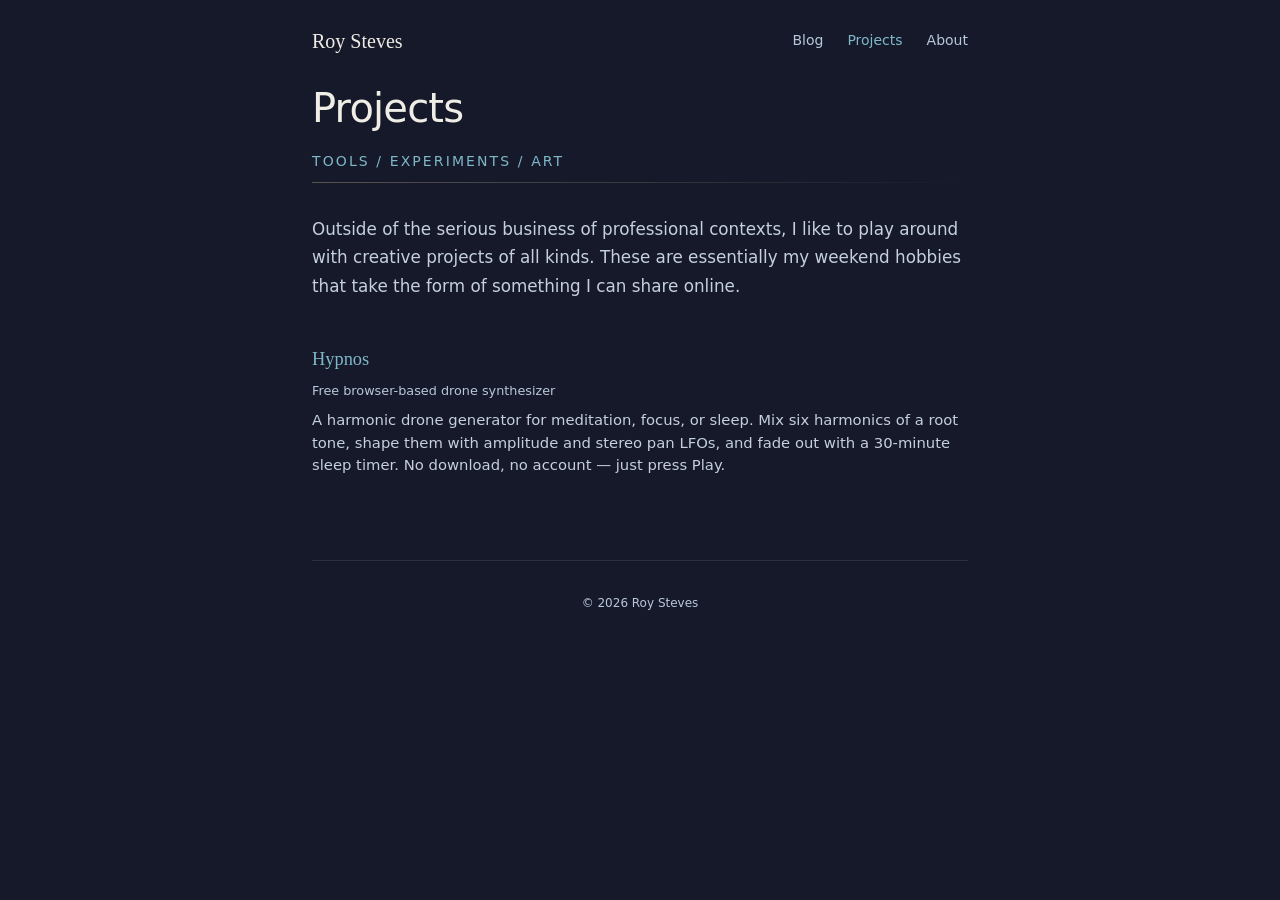
<file: projects/index.html>
<!DOCTYPE html>
<html lang="en">
<head>
  <meta charset="UTF-8">
  <meta name="viewport" content="width=device-width, initial-scale=1.0">
  <title>Projects — Roy Steves</title>
  <meta name="description" content="Browser-based hobby projects, tools, and experiments by Roy Steves.">
  <link rel="canonical" href="https://roysteves.com/projects/">

  <!-- Open Graph -->
  <meta property="og:title" content="Projects — Roy Steves">
  <meta property="og:description" content="Browser-based hobby projects, tools, and experiments by Roy Steves.">
  <meta property="og:url" content="https://roysteves.com/projects/">
  <meta property="og:type" content="website">
  <meta property="og:site_name" content="Roy Steves">



  <link rel="alternate" type="application/rss+xml" title="Roy Steves" href="https://roysteves.com/feed.xml">
  <link rel="icon" href="../favicon.ico" sizes="32x32">
  <link rel="icon" href="../favicon-192.png" type="image/png" sizes="192x192">
  <link rel="apple-touch-icon" href="../apple-touch-icon.png">
  <link rel="stylesheet" href="../assets/css/style.css">
</head>
<body>
  <div class="container">
    <nav class="site-nav">
      <a href="../index.html" class="site-name">Roy Steves</a>
      <a href="../blog/index.html">Blog</a>
      <a href="./index.html" aria-current="page">Projects</a>
      <a href="../about.html">About</a>
    </nav>

    <header>
      <h1>Projects</h1>
      <p class="subtitle">Tools / Experiments / Art</p>
    </header>

    <div class="divider"></div>

    <div class="content">
      <p>Outside of the serious business of professional contexts, I like to play around with creative projects of all kinds. These are essentially my weekend hobbies that take the form of something I can share online.</p>
    </div>

    <ul class="listing">
      <li>
        <a href="./hypnos/index.html">
          <span class="title">Hypnos</span>
          <span class="meta">Free browser-based drone synthesizer</span>
          <span class="summary">A harmonic drone generator for meditation, focus, or sleep. Mix six harmonics of a root tone, shape them with amplitude and stereo pan LFOs, and fade out with a 30-minute sleep timer. No download, no account — just press Play.</span>
        </a>
      </li>
    </ul>

    <footer>
      © 2026 Roy Steves
    </footer>
  </div>
</body>
</html>
</file>
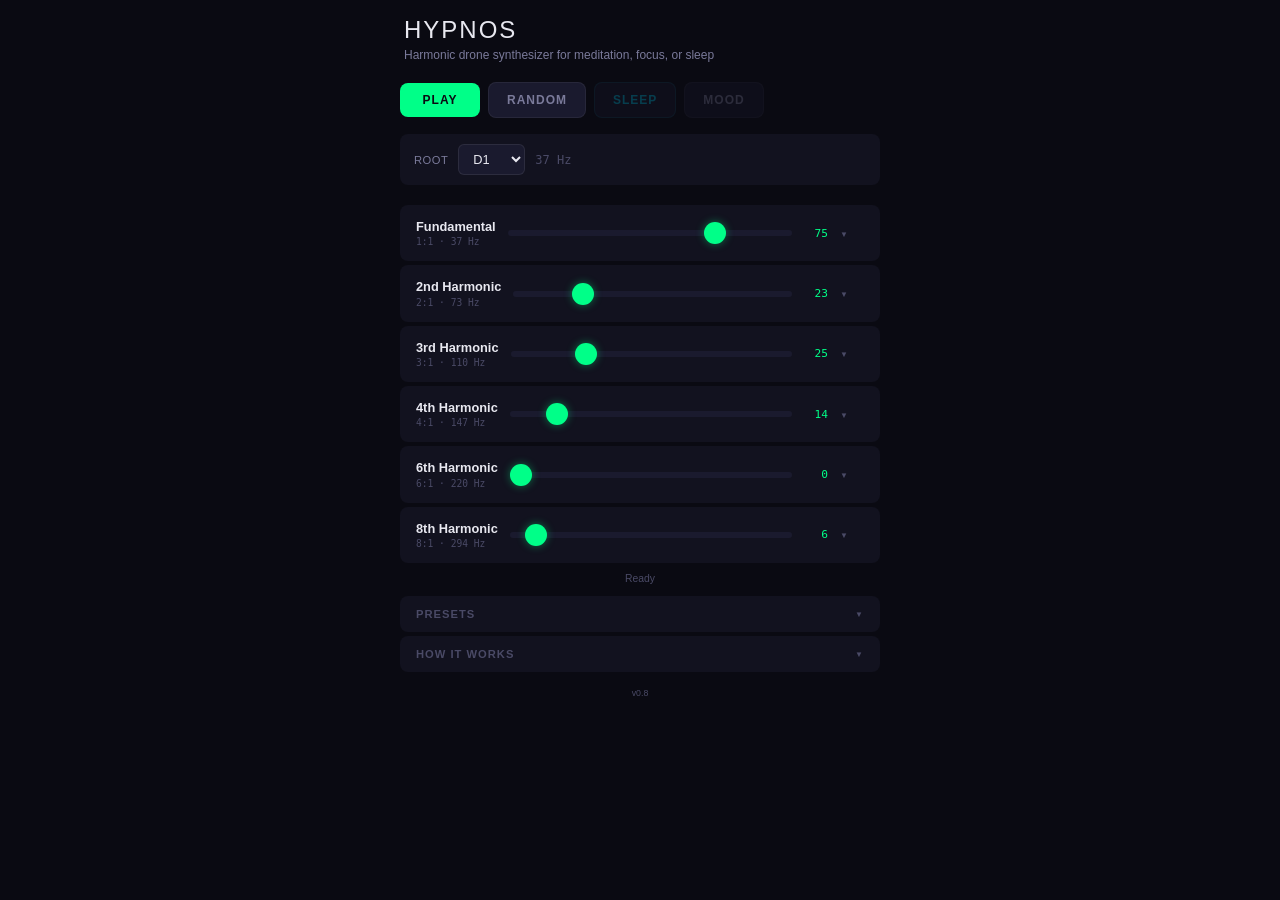
<file: projects/hypnos/index.html>
<!DOCTYPE html>
<html lang="en">
<head>
  <meta charset="UTF-8">
  <meta name="viewport" content="width=device-width, initial-scale=1.0">
  <title>Hypnos — Harmonic Drone Synthesizer</title>
  <meta name="description" content="Hypnos is a free browser-based harmonic drone synthesizer for meditation, focus, or sleep. Features just-intonation tuning, per-channel LFOs, stereo panning, and a 30-minute sleep timer.">
  <link rel="canonical" href="https://roysteves.com/projects/hypnos/">

  <meta property="og:title" content="Hypnos — Harmonic Drone Synthesizer">
  <meta property="og:description" content="A free browser-based harmonic drone synthesizer for meditation, focus, or sleep. Features just-intonation tuning, per-channel LFOs, and stereo panning.">
  <meta property="og:url" content="https://roysteves.com/projects/hypnos/">
  <meta property="og:type" content="website">
  <meta property="og:site_name" content="Roy Steves">



  <link rel="icon" href="../../favicon.ico" sizes="32x32">
  <link rel="icon" href="../../favicon-192.png" type="image/png" sizes="192x192">
  <link rel="apple-touch-icon" href="../../apple-touch-icon.png">

  <style>
    :root {
      --bg-primary: #0a0a12;
      --bg-secondary: #12121f;
      --bg-tertiary: #1a1a2e;
      --text-primary: #e8e8f0;
      --text-secondary: #7a7a9a;
      --text-dim: #4a4a66;
      --accent-play: #00ff88;
      --accent-stop: #e94560;
      --accent-warm: #feca57;
      --accent-cool: #00b4d8;
      --accent-pink: #ff6b9d;
      --thumb: #e8e8f0;
      --border-radius: 8px;
    }

    * { box-sizing: border-box; margin: 0; padding: 0; }

    body {
      font-family: -apple-system, BlinkMacSystemFont, 'Segoe UI', Roboto, sans-serif;
      background: var(--bg-primary);
      color: var(--text-primary);
      min-height: 100vh;
      padding: 16px;
    }

    .app-container { max-width: 480px; margin: 0 auto; }

    /* ---- Header ---- */
    .header {
      margin-bottom: 20px;
      padding: 0 4px;
    }

    .header h1 {
      font-size: 1.5rem;
      font-weight: 300;
      letter-spacing: 2px;
      text-transform: uppercase;
      margin-bottom: 4px;
    }

    .header .tagline {
      font-size: 0.75rem;
      color: var(--text-secondary);
    }

    /* ---- Transport ---- */
    .transport {
      display: flex;
      gap: 8px;
      align-items: center;
      margin-bottom: 16px;
    }

    .btn {
      padding: 10px 18px;
      border: none;
      border-radius: var(--border-radius);
      font-size: 0.75rem;
      font-weight: 600;
      cursor: pointer;
      text-transform: uppercase;
      letter-spacing: 1px;
      transition: filter 0.15s ease;
    }

    .btn:active { filter: brightness(0.85); }

    .btn-play {
      background: var(--accent-play);
      color: var(--bg-primary);
      min-width: 80px;
    }

    .btn-play.playing {
      background: var(--accent-stop);
      color: var(--text-primary);
    }

    .btn-secondary {
      background: var(--bg-tertiary);
      color: var(--text-secondary);
      border: 1px solid rgba(255,255,255,0.06);
    }

    .btn-sleep, .btn-mood { opacity: 0.3; pointer-events: none; }
    .btn-sleep.enabled { opacity: 1; pointer-events: auto; }
    .btn-mood.enabled { opacity: 1; pointer-events: auto; }
    .btn-sleep { background: var(--bg-tertiary); color: var(--accent-cool); border: 1px solid rgba(0,180,216,0.2); }
    .btn-sleep.enabled { background: linear-gradient(135deg, #0077b6, #00b4d8); color: var(--text-primary); border-color: transparent; }
    .btn-sleep.active { background: var(--accent-stop); color: var(--text-primary); animation: pulse 2s infinite; border-color: transparent; }
    .btn-mood { background: var(--bg-tertiary); color: var(--text-secondary); border: 1px solid rgba(255,255,255,0.06); }
    .btn-mood.enabled { background: linear-gradient(135deg, #e94560, #feca57, #00b4d8, #ff6b9d); color: var(--bg-primary); font-weight: 700; border-color: transparent; }

    @keyframes pulse { 0%, 100% { opacity: 1; } 50% { opacity: 0.7; } }

    /* ---- Settings row ---- */
    .settings {
      display: flex;
      gap: 10px;
      align-items: center;
      flex-wrap: wrap;
      margin-bottom: 20px;
      padding: 10px 14px;
      background: var(--bg-secondary);
      border-radius: var(--border-radius);
    }

    .settings label {
      font-size: 0.7rem;
      color: var(--text-secondary);
      text-transform: uppercase;
      letter-spacing: 0.5px;
    }

    .settings select {
      padding: 6px 10px;
      font-size: 0.8rem;
      background: var(--bg-tertiary);
      color: var(--text-primary);
      border: 1px solid rgba(255,255,255,0.08);
      border-radius: 6px;
    }

    .settings .freq {
      font-family: monospace;
      font-size: 0.75rem;
      color: var(--text-dim);
    }

    .settings .divider {
      width: 1px;
      height: 20px;
      background: rgba(255,255,255,0.06);
    }

    .btn-sm {
      padding: 6px 12px;
      font-size: 0.65rem;
      border-radius: 6px;
    }

    /* ---- Mood overlay ---- */
    #moodOverlay {
      display: none;
      position: fixed;
      inset: 0;
      z-index: 9999;
      cursor: none;
      transition: background-color 0.15s ease;
    }
    #moodOverlay.active { display: block; }

    /* ---- Channel strips ---- */
    .channels { display: flex; flex-direction: column; gap: 4px; }

    .channel {
      background: var(--bg-secondary);
      border-radius: var(--border-radius);
      overflow: hidden;
    }

    .channel-main {
      display: flex;
      align-items: center;
      gap: 12px;
      padding: 14px 16px;
    }

    .channel-label {
      flex-shrink: 0;
      min-width: 72px;
    }

    .channel-name {
      font-size: 0.8rem;
      font-weight: 600;
      color: var(--text-primary);
      line-height: 1.2;
    }

    .channel-info {
      font-family: monospace;
      font-size: 0.6rem;
      color: var(--text-dim);
      margin-top: 2px;
    }

    .channel-main input[type="range"] {
      flex: 1;
      height: 6px;
      -webkit-appearance: none;
      background: var(--bg-tertiary);
      border-radius: 3px;
    }

    .channel-main input[type="range"]::-webkit-slider-thumb {
      -webkit-appearance: none;
      width: 22px;
      height: 22px;
      background: var(--accent-play);
      border-radius: 50%;
      cursor: pointer;
      box-shadow: 0 0 8px rgba(0,255,136,0.4);
    }

    .channel-vol-val {
      font-family: monospace;
      font-size: 0.7rem;
      color: var(--accent-play);
      min-width: 24px;
      text-align: right;
      flex-shrink: 0;
    }

    .channel-expand {
      background: none;
      border: none;
      color: var(--text-dim);
      font-size: 0.6rem;
      cursor: pointer;
      padding: 0 16px 0 0;
      flex-shrink: 0;
    }

    .channel-expand .arrow {
      display: inline-block;
      transition: transform 0.2s ease;
      font-size: 0.5rem;
    }

    .channel.open .channel-expand .arrow {
      transform: rotate(180deg);
    }

    /* ---- LFO detail panel ---- */
    .channel-detail {
      display: none;
      padding: 0 16px 14px;
    }

    .channel.open .channel-detail {
      display: block;
    }

    .lfo-section {
      margin-top: 10px;
    }

    .lfo-section-label {
      font-size: 0.6rem;
      font-weight: 600;
      text-transform: uppercase;
      letter-spacing: 1px;
      color: var(--text-dim);
      margin-bottom: 8px;
    }

    .lfo-section-label.amp { color: var(--accent-warm); opacity: 0.7; }
    .lfo-section-label.pan { color: var(--accent-pink); opacity: 0.7; }

    .slider-row {
      display: flex;
      align-items: center;
      gap: 8px;
      margin-bottom: 6px;
    }

    .slider-row:last-child { margin-bottom: 0; }

    .slider-label {
      font-size: 0.65rem;
      color: var(--text-secondary);
      width: 44px;
      flex-shrink: 0;
    }

    .slider-row input[type="range"] {
      flex: 1;
      height: 4px;
      -webkit-appearance: none;
      background: var(--bg-tertiary);
      border-radius: 2px;
    }

    .slider-row input[type="range"]::-webkit-slider-thumb {
      -webkit-appearance: none;
      width: 16px;
      height: 16px;
      border-radius: 50%;
      cursor: pointer;
    }

    .slider-row input.amp-rate-slider::-webkit-slider-thumb {
      background: var(--accent-warm);
      box-shadow: 0 0 6px rgba(254,202,87,0.4);
    }

    .slider-row input.amp-depth-slider::-webkit-slider-thumb {
      background: var(--accent-cool);
      box-shadow: 0 0 6px rgba(0,180,216,0.4);
    }

    .slider-row input.pan-rate-slider::-webkit-slider-thumb {
      background: var(--accent-pink);
      box-shadow: 0 0 6px rgba(255,107,157,0.4);
    }

    .slider-row input.pan-depth-slider::-webkit-slider-thumb {
      background: var(--accent-pink);
      box-shadow: 0 0 6px rgba(255,107,157,0.4);
    }

    .slider-value {
      font-family: monospace;
      font-size: 0.6rem;
      min-width: 28px;
      text-align: right;
      flex-shrink: 0;
    }

    .slider-value.amp-rate-val { color: var(--accent-warm); }
    .slider-value.amp-depth-val { color: var(--accent-cool); }
    .slider-value.pan-rate-val { color: var(--accent-pink); }
    .slider-value.pan-depth-val { color: var(--accent-pink); }

    /* ---- Status ---- */
    .status-bar {
      margin-top: 10px;
      text-align: center;
      font-size: 0.65rem;
      color: var(--text-dim);
    }
    .status-bar.running { color: var(--accent-play); }

    /* ---- Accordion sections ---- */
    .accordion {
      margin-top: 12px;
      background: var(--bg-secondary);
      border-radius: var(--border-radius);
      overflow: hidden;
    }

    .accordion + .accordion { margin-top: 4px; }

    .accordion-toggle {
      display: flex;
      align-items: center;
      justify-content: space-between;
      width: 100%;
      padding: 12px 16px;
      background: none;
      border: none;
      color: var(--text-dim);
      font-size: 0.7rem;
      font-weight: 600;
      text-transform: uppercase;
      letter-spacing: 1px;
      cursor: pointer;
    }

    .accordion-toggle .arrow {
      transition: transform 0.2s ease;
      font-size: 0.5rem;
    }

    .accordion.open .accordion-toggle .arrow {
      transform: rotate(180deg);
    }

    .accordion-content {
      display: none;
      padding: 0 16px 16px;
    }

    .accordion.open .accordion-content {
      display: block;
    }

    .accordion-content dt {
      font-size: 0.7rem;
      font-weight: 600;
      color: var(--text-secondary);
      margin-top: 10px;
    }

    .accordion-content dt.dt-vol { color: var(--accent-play); }
    .accordion-content dt.dt-amp { color: var(--accent-warm); }
    .accordion-content dt.dt-pan { color: var(--accent-pink); }
    .accordion-content dt.dt-sleep { color: var(--accent-cool); }
    .accordion-content dt.dt-mood { background: linear-gradient(90deg, #e94560, #feca57, #00b4d8, #ff6b9d); -webkit-background-clip: text; -webkit-text-fill-color: transparent; background-clip: text; }

    .accordion-content dd {
      font-size: 0.7rem;
      color: var(--text-dim);
      margin-left: 0;
      margin-top: 2px;
      line-height: 1.5;
    }

    .preset-row {
      display: flex;
      gap: 8px;
      align-items: center;
    }

    .preset-row select {
      flex: 1;
      padding: 8px 10px;
      font-size: 0.8rem;
      background: var(--bg-tertiary);
      color: var(--text-primary);
      border: 1px solid rgba(255,255,255,0.08);
      border-radius: 6px;
    }
  </style>
</head>
<body>
  <div class="app-container">
    <div class="header">
      <h1>Hypnos</h1>
      <p class="tagline">Harmonic drone synthesizer for meditation, focus, or sleep</p>
    </div>

    <div class="transport">
      <button id="playBtn" class="btn btn-play">Play</button>
      <button id="randomizeBtn" class="btn btn-secondary">Random</button>
      <button id="sleepBtn" class="btn btn-sleep">Sleep</button>
      <button id="moodBtn" class="btn btn-mood">Mood</button>
    </div>

    <div class="settings">
      <label>Root</label>
      <select id="rootNote"></select>
      <span class="freq" id="rootFreqDisplay">37 Hz</span>
    </div>

    <div class="channels" id="channelContainer"></div>
    <div class="status-bar" id="statusBar">Ready</div>

    <div class="accordion" id="presetsAccordion">
      <button class="accordion-toggle" id="presetsToggle">
        <span>Presets</span>
        <span class="arrow">&#9660;</span>
      </button>
      <div class="accordion-content">
        <div class="preset-row">
          <select id="presetSelect"><option value="">Load a preset...</option></select>
          <button class="btn btn-secondary btn-sm" id="savePreset">Save</button>
          <button class="btn btn-secondary btn-sm" id="deletePreset">Del</button>
        </div>
      </div>
    </div>

    <div class="accordion" id="legendAccordion">
      <button class="accordion-toggle" id="legendToggle">
        <span>How it works</span>
        <span class="arrow">&#9660;</span>
      </button>
      <div class="accordion-content">
        <dl>
          <dt>Channels</dt>
          <dd>Each channel plays a sine wave at a harmonic of the root note. "Root" is the fundamental; higher harmonics add richness and texture.</dd>

          <dt class="dt-vol">Volume</dt>
          <dd>Base loudness of each channel. Drag to mix the harmonic balance.</dd>

          <dt class="dt-amp">Amplitude (wobble)</dt>
          <dd><strong>Rate</strong> — how fast the volume pulses. <strong>Depth</strong> — how dramatic the pulsing is. Both at zero = steady tone.</dd>

          <dt class="dt-pan">Pan (stereo sweep)</dt>
          <dd><strong>Rate</strong> — how fast sound moves between speakers. <strong>Depth</strong> — how wide the sweep is. Creates spatial movement.</dd>

          <dt class="dt-sleep">Sleep</dt>
          <dd>Fades to silence over 30 minutes, then stops. Tap again to cancel.</dd>

          <dt class="dt-mood">Mood</dt>
          <dd>Fullscreen color wash that responds to the audio. Tap or press Escape to exit.</dd>
        </dl>
      </div>
    </div>

    <div style="text-align: center; font-size: 0.55rem; color: #4a4a66; margin-top: 16px;">v0.8</div>
  </div>
  <div id="moodOverlay"></div>

  <script>
    const NOTES = ['C', 'C#', 'D', 'D#', 'E', 'F', 'F#', 'G', 'G#', 'A', 'A#', 'B'];
    const MAX_LFO_RATE = 10;

    const CHANNELS = [
      { name: 'Fundamental', label: '1:1', ratio: 1 },
      { name: '2nd Harmonic', label: '2:1', ratio: 2 },
      { name: '3rd Harmonic', label: '3:1', ratio: 3 },
      { name: '4th Harmonic', label: '4:1', ratio: 4 },
      { name: '6th Harmonic', label: '6:1', ratio: 6 },
      { name: '8th Harmonic', label: '8:1', ratio: 8 },
    ];

    const DEFAULTS = [
      { vol: 75, rate: 0,  depth: 0,  panRate: 12, panDepth: 38 },
      { vol: 23, rate: 15, depth: 61, panRate: 22, panDepth: 56 },
      { vol: 25, rate: 15, depth: 20, panRate: 10, panDepth: 72 },
      { vol: 14, rate: 13, depth: 68, panRate: 23, panDepth: 78 },
      { vol: 0,  rate: 0,  depth: 0,  panRate: 0,  panDepth: 0  },
      { vol: 6,  rate: 8,  depth: 92, panRate: 42, panDepth: 59 },
    ];

    function sliderToLfoRate(v) { return v === 0 ? 0 : MAX_LFO_RATE * Math.pow(v / 100, 3); }
    function formatLfoRate(r) { return r === 0 ? 'Off' : r < 0.1 ? (1/r).toFixed(0) + 's' : r.toFixed(1); }
    function noteToFreq(n, o) { return 440 * Math.pow(2, ((o - 4) * 12 + (NOTES.indexOf(n) - 9)) / 12); }

    class DroneEngine {
      constructor() {
        this.audioContext = null;
        this.masterGain = null;
        this.channels = [];
        this.isRunning = false;
        this.rootFreq = 36.71;
      }

      init() {
        this.audioContext = new AudioContext({ latencyHint: 'playback' });
        // Compressor prevents clipping when multiple channels stack
        const compressor = this.audioContext.createDynamicsCompressor();
        compressor.threshold.value = -6;   // start compressing 6dB below max
        compressor.knee.value = 12;        // soft knee for gentle onset
        compressor.ratio.value = 8;        // firm limiting above threshold
        compressor.attack.value = 0.003;   // fast attack to catch peaks
        compressor.release.value = 0.15;   // smooth release
        compressor.connect(this.audioContext.destination);

        this.masterGain = this.audioContext.createGain();
        this.masterGain.gain.value = 1.0;
        this.masterGain.connect(compressor);

        // Pre-create all nodes at init — no allocation during playback
        for (let i = 0; i < CHANNELS.length; i++) {
          const ratio = CHANNELS[i].ratio;
          // Slight random detuning (±0.3 Hz) per channel to avoid
          // Bluetooth codec artifacts from perfectly harmonic signals
          const detune = (Math.random() - 0.5) * 0.6;
          const osc = this.audioContext.createOscillator();
          osc.type = 'sine';
          osc.frequency.value = this.rootFreq * ratio + detune;

          const gain = this.audioContext.createGain();
          gain.gain.value = 0;

          const panner = this.audioContext.createStereoPanner();
          panner.pan.value = 0;

          const lfo = this.audioContext.createOscillator();
          lfo.type = 'sine';
          lfo.frequency.value = 0;
          const lfoGain = this.audioContext.createGain();
          lfoGain.gain.value = 0;

          const panLfo = this.audioContext.createOscillator();
          panLfo.type = 'sine';
          panLfo.frequency.value = 0;
          const panLfoGain = this.audioContext.createGain();
          panLfoGain.gain.value = 0;

          // Wire up: osc -> gain -> panner (NOT connected to master yet)
          osc.connect(gain);
          gain.connect(panner);

          // LFOs wired to their targets but at zero gain
          lfo.connect(lfoGain);
          lfoGain.connect(gain.gain);
          panLfo.connect(panLfoGain);
          panLfoGain.connect(panner.pan);

          // Start all oscillators now — they produce silence until connected
          osc.start();
          lfo.start();
          panLfo.start();

          this.channels.push({ osc, gain, panner, lfo, lfoGain, panLfo, panLfoGain, ratio, detune, connected: false });
        }
      }

      start() {
        if (this.audioContext.state === 'suspended') this.audioContext.resume();
        // Fade master in over 150ms
        const t = this.audioContext.currentTime;
        this.masterGain.gain.setValueAtTime(0, t);
        this.masterGain.gain.linearRampToValueAtTime(1.0, t + 0.15);
        this.isRunning = true;
      }

      stop() {
        this.isRunning = false;
        // Fade master out over 150ms, then disconnect
        const t = this.audioContext.currentTime;
        this.masterGain.gain.setValueAtTime(this.masterGain.gain.value, t);
        this.masterGain.gain.linearRampToValueAtTime(0, t + 0.15);
        setTimeout(() => {
          this.channels.forEach(c => {
            if (c.connected) {
              c.panner.disconnect();
              c.connected = false;
            }
            c.gain.gain.value = 0;
            c.lfoGain.gain.value = 0;
            c.panLfoGain.gain.value = 0;
          });
        }, 200);
      }

      setRootFreq(f) {
        this.rootFreq = f;
        const t = this.audioContext.currentTime;
        this.channels.forEach(c => {
          c.osc.frequency.setTargetAtTime(f * c.ratio + c.detune, t, 0.1);
        });
      }

      setVolume(i, v) {
        const c = this.channels[i];
        if (!c) return;
        const t = this.audioContext.currentTime;
        if (v > 0 && this.isRunning) {
          if (!c.connected) {
            c.panner.connect(this.masterGain);
            c.connected = true;
          }
          // Recalculate gain with LFO offset
          const d = states[i].depth;
          const halfSwing = v * d / 2;
          c.gain.gain.setTargetAtTime(v - halfSwing, t, 0.05);
          c.lfoGain.gain.setTargetAtTime(halfSwing, t, 0.05);
        } else if (v === 0) {
          c.gain.gain.setTargetAtTime(0, t, 0.05);
          c.lfoGain.gain.setTargetAtTime(0, t, 0.05);
          // Disconnect after fade-out to save processing
          if (c.connected) {
            setTimeout(() => {
              if (states[i].vol === 0 && c.connected) {
                c.panner.disconnect();
                c.connected = false;
              }
            }, 150);
          }
        }
      }

      setLfoRate(i, r) {
        const c = this.channels[i];
        if (!c) return;
        c.lfo.frequency.setTargetAtTime(r, this.audioContext.currentTime, 0.05);
      }

      setLfoDepth(i, d, v) {
        const c = this.channels[i];
        if (!c) return;
        const t = this.audioContext.currentTime;
        // LFO dips below volume, never above: ceiling = v, floor = v * (1 - d)
        const halfSwing = v * d / 2;
        c.gain.gain.setTargetAtTime(v - halfSwing, t, 0.05);
        c.lfoGain.gain.setTargetAtTime(halfSwing, t, 0.05);
      }

      setPanLfoRate(i, r) {
        const c = this.channels[i];
        if (!c) return;
        c.panLfo.frequency.setTargetAtTime(r, this.audioContext.currentTime, 0.05);
      }

      setPanLfoDepth(i, d) {
        const c = this.channels[i];
        if (!c) return;
        c.panLfoGain.gain.setTargetAtTime(d, this.audioContext.currentTime, 0.05);
      }

      getFreq(i) { return this.rootFreq * (this.channels[i]?.ratio || 1); }
    }

    const engine = new DroneEngine();
    const states = [];

    function createChannel(i) {
      const ch = document.createElement('div');
      ch.className = 'channel';

      const def = DEFAULTS[i];
      states[i] = { vol: def.vol / 100, rate: sliderToLfoRate(def.rate), depth: def.depth / 100, panRate: sliderToLfoRate(def.panRate), panDepth: def.panDepth / 100 };

      const freq = engine.getFreq(i).toFixed(0);

      ch.innerHTML = `
        <div class="channel-main">
          <div class="channel-label">
            <div class="channel-name">${CHANNELS[i].name}</div>
            <div class="channel-info">${CHANNELS[i].label} · <span class="ch-freq">${freq} Hz</span></div>
          </div>
          <input type="range" class="vol-slider" min="0" max="100" value="${def.vol}">
          <span class="channel-vol-val vol-val">${def.vol}</span>
          <button class="channel-expand"><span class="arrow">&#9660;</span></button>
        </div>
        <div class="channel-detail">
          <div class="lfo-section">
            <div class="lfo-section-label amp">Amplitude</div>
            <div class="slider-row">
              <span class="slider-label">Rate</span>
              <input type="range" class="amp-rate-slider" min="0" max="100" value="${def.rate}">
              <span class="slider-value amp-rate-val">${formatLfoRate(states[i].rate)}</span>
            </div>
            <div class="slider-row">
              <span class="slider-label">Depth</span>
              <input type="range" class="amp-depth-slider" min="0" max="100" value="${def.depth}">
              <span class="slider-value amp-depth-val">${def.depth}</span>
            </div>
          </div>
          <div class="lfo-section">
            <div class="lfo-section-label pan">Stereo Pan</div>
            <div class="slider-row">
              <span class="slider-label">Rate</span>
              <input type="range" class="pan-rate-slider" min="0" max="100" value="${def.panRate}">
              <span class="slider-value pan-rate-val">${formatLfoRate(states[i].panRate)}</span>
            </div>
            <div class="slider-row">
              <span class="slider-label">Depth</span>
              <input type="range" class="pan-depth-slider" min="0" max="100" value="${def.panDepth}">
              <span class="slider-value pan-depth-val">${def.panDepth}</span>
            </div>
          </div>
        </div>
      `;

      // Expand/collapse
      ch.querySelector('.channel-expand').addEventListener('click', () => ch.classList.toggle('open'));

      const volSlider = ch.querySelector('.vol-slider');
      const volVal = ch.querySelector('.vol-val');
      volSlider.addEventListener('input', e => {
        const v = parseInt(e.target.value);
        states[i].vol = v / 100;
        engine.setVolume(i, v / 100);
        volVal.textContent = v;
        engine.setLfoDepth(i, states[i].depth, states[i].vol);
      });

      const rateSlider = ch.querySelector('.amp-rate-slider');
      const rateVal = ch.querySelector('.amp-rate-val');
      rateSlider.addEventListener('input', e => {
        const v = parseInt(e.target.value);
        states[i].rate = sliderToLfoRate(v);
        engine.setLfoRate(i, states[i].rate);
        rateVal.textContent = formatLfoRate(states[i].rate);
      });

      const depthSlider = ch.querySelector('.amp-depth-slider');
      const depthVal = ch.querySelector('.amp-depth-val');
      depthSlider.addEventListener('input', e => {
        const v = parseInt(e.target.value);
        states[i].depth = v / 100;
        engine.setLfoDepth(i, states[i].depth, states[i].vol);
        depthVal.textContent = v;
      });

      const panRateSlider = ch.querySelector('.pan-rate-slider');
      const panRateVal = ch.querySelector('.pan-rate-val');
      panRateSlider.addEventListener('input', e => {
        const v = parseInt(e.target.value);
        states[i].panRate = sliderToLfoRate(v);
        engine.setPanLfoRate(i, states[i].panRate);
        panRateVal.textContent = formatLfoRate(states[i].panRate);
      });

      const panDepthSlider = ch.querySelector('.pan-depth-slider');
      const panDepthVal = ch.querySelector('.pan-depth-val');
      panDepthSlider.addEventListener('input', e => {
        const v = parseInt(e.target.value);
        states[i].panDepth = v / 100;
        engine.setPanLfoDepth(i, states[i].panDepth);
        panDepthVal.textContent = v;
      });

      return ch;
    }

    function updateFreqs() {
      document.getElementById('rootFreqDisplay').textContent = engine.rootFreq.toFixed(0) + ' Hz';
      document.querySelectorAll('.channel').forEach((ch, i) => {
        ch.querySelector('.ch-freq').textContent = engine.getFreq(i).toFixed(0) + ' Hz';
      });
    }

    function randomize() {
      document.querySelectorAll('.channel').forEach((ch, i) => {
        const slider = ch.querySelector('.vol-slider');
        const val = ch.querySelector('.vol-val');
        const v = Math.floor(Math.pow(Math.random(), 1.5) * 100);
        slider.value = v;
        states[i].vol = v / 100;
        engine.setVolume(i, v / 100);
        val.textContent = v;
        engine.setLfoDepth(i, states[i].depth, states[i].vol);
      });
    }

    function restore() {
      states.forEach((s, i) => {
        engine.setVolume(i, s.vol);
        engine.setLfoRate(i, s.rate);
        engine.setLfoDepth(i, s.depth, s.vol);
        engine.setPanLfoRate(i, s.panRate);
        engine.setPanLfoDepth(i, s.panDepth);
      });
    }

    function init() {
      engine.init();
      const rootSelect = document.getElementById('rootNote');
      for (let o = 1; o <= 5; o++) {
        for (const n of NOTES) {
          const opt = document.createElement('option');
          opt.value = `${n}${o}`;
          opt.textContent = `${n}${o}`;
          if (n === 'D' && o === 1) opt.selected = true;
          rootSelect.appendChild(opt);
        }
      }
      const container = document.getElementById('channelContainer');
      for (let i = 0; i < CHANNELS.length; i++) container.appendChild(createChannel(i));
      updateFreqs();
    }

    document.getElementById('rootNote').addEventListener('change', e => {
      const v = e.target.value;
      engine.setRootFreq(noteToFreq(v.slice(0, -1), parseInt(v.slice(-1))));
      updateFreqs();
    });

    // Play/Stop toggle
    const playBtn = document.getElementById('playBtn');
    const sleepBtn = document.getElementById('sleepBtn');
    const moodBtn = document.getElementById('moodBtn');

    playBtn.addEventListener('click', () => {
      if (engine.isRunning) {
        engine.stop();
        playBtn.textContent = 'Play';
        playBtn.classList.remove('playing');
        sleepBtn.classList.remove('enabled');
        moodBtn.classList.remove('enabled');
        document.getElementById('statusBar').textContent = 'Stopped';
        document.getElementById('statusBar').classList.remove('running');
        if (sleepTimeout) {
          clearTimeout(sleepTimeout);
          sleepTimeout = null;
          sleepBtn.classList.remove('active');
          sleepBtn.textContent = 'Sleep';
        }
        restore();
      } else {
        engine.start();
        restore();
        playBtn.textContent = 'Stop';
        playBtn.classList.add('playing');
        sleepBtn.classList.add('enabled');
        moodBtn.classList.add('enabled');
        document.getElementById('statusBar').textContent = 'Playing';
        document.getElementById('statusBar').classList.add('running');
      }
    });

    document.getElementById('randomizeBtn').addEventListener('click', randomize);

    // Sleep
    const SLEEP_DURATION = 30 * 60;
    let sleepTimeout = null;

    sleepBtn.addEventListener('click', () => {
      const btn = sleepBtn;
      if (sleepTimeout) {
        clearTimeout(sleepTimeout);
        sleepTimeout = null;
        btn.classList.remove('active');
        btn.textContent = 'Sleep';
        engine.masterGain.gain.cancelScheduledValues(engine.audioContext.currentTime);
        engine.masterGain.gain.setValueAtTime(1.0, engine.audioContext.currentTime);
        return;
      }

      const now = engine.audioContext.currentTime;
      engine.masterGain.gain.setValueAtTime(1.0, now);
      engine.masterGain.gain.linearRampToValueAtTime(0, now + SLEEP_DURATION);

      btn.classList.add('active');
      btn.textContent = '30:00';

      let remaining = SLEEP_DURATION;
      const updateCountdown = () => {
        remaining--;
        if (remaining <= 0) {
          playBtn.click(); // stop
          btn.classList.remove('active');
          btn.textContent = 'Sleep';
          sleepTimeout = null;
        } else {
          const mins = Math.floor(remaining / 60);
          const secs = remaining % 60;
          btn.textContent = `${mins}:${secs.toString().padStart(2, '0')}`;
          sleepTimeout = setTimeout(updateCountdown, 1000);
        }
      };
      sleepTimeout = setTimeout(updateCountdown, 1000);
    });

    // Accordions
    document.querySelectorAll('.accordion-toggle').forEach(btn => {
      btn.addEventListener('click', () => btn.closest('.accordion').classList.toggle('open'));
    });

    // Preset management
    const STORAGE_KEY = 'hypnosPresets';

    function getPresets() {
      try { return JSON.parse(localStorage.getItem(STORAGE_KEY)) || {}; }
      catch { return {}; }
    }

    function savePresets(presets) {
      localStorage.setItem(STORAGE_KEY, JSON.stringify(presets));
    }

    function getCurrentState() {
      return {
        root: document.getElementById('rootNote').value,
        channels: states.map(s => ({
          vol: Math.round(s.vol * 100),
          rate: s.rate,
          depth: Math.round(s.depth * 100),
          panRate: s.panRate,
          panDepth: Math.round(s.panDepth * 100)
        }))
      };
    }

    function applyState(state) {
      document.getElementById('rootNote').value = state.root;
      engine.setRootFreq(noteToFreq(state.root.slice(0, -1), parseInt(state.root.slice(-1))));

      document.querySelectorAll('.channel').forEach((ch, i) => {
        const cs = state.channels[i];
        if (!cs) return;

        const rate = typeof cs.rate === 'string' ? sliderToLfoRate(parseInt(cs.rate)) : cs.rate;
        const panRate = typeof cs.panRate === 'string' ? sliderToLfoRate(parseInt(cs.panRate)) : cs.panRate;

        states[i].vol = cs.vol / 100;
        states[i].depth = cs.depth / 100;
        states[i].rate = rate;
        states[i].panRate = panRate;
        states[i].panDepth = (cs.panDepth || 0) / 100;

        const rateToSlider = r => r === 0 ? 0 : Math.round(Math.pow(r / MAX_LFO_RATE, 1/3) * 100);

        ch.querySelector('.vol-slider').value = cs.vol;
        ch.querySelector('.vol-val').textContent = cs.vol;
        ch.querySelector('.amp-rate-slider').value = rateToSlider(states[i].rate);
        ch.querySelector('.amp-rate-val').textContent = formatLfoRate(states[i].rate);
        ch.querySelector('.amp-depth-slider').value = cs.depth;
        ch.querySelector('.amp-depth-val').textContent = cs.depth;
        ch.querySelector('.pan-rate-slider').value = rateToSlider(states[i].panRate);
        ch.querySelector('.pan-rate-val').textContent = formatLfoRate(states[i].panRate);
        ch.querySelector('.pan-depth-slider').value = cs.panDepth || 0;
        ch.querySelector('.pan-depth-val').textContent = cs.panDepth || 0;

        engine.setVolume(i, cs.vol / 100);
        engine.setLfoRate(i, states[i].rate);
        engine.setLfoDepth(i, cs.depth / 100, cs.vol / 100);
        engine.setPanLfoRate(i, states[i].panRate);
        engine.setPanLfoDepth(i, states[i].panDepth);
      });
      updateFreqs();
    }

    function refreshPresetList() {
      const select = document.getElementById('presetSelect');
      const presets = getPresets();
      select.innerHTML = '<option value="">Load a preset...</option>';
      Object.keys(presets).sort().forEach(name => {
        const opt = document.createElement('option');
        opt.value = name;
        opt.textContent = name;
        select.appendChild(opt);
      });
    }

    document.getElementById('presetSelect').addEventListener('change', e => {
      if (!e.target.value) return;
      const presets = getPresets();
      if (presets[e.target.value]) applyState(presets[e.target.value]);
    });

    document.getElementById('savePreset').addEventListener('click', () => {
      const name = prompt('Preset name:');
      if (!name) return;
      const presets = getPresets();
      presets[name] = getCurrentState();
      savePresets(presets);
      refreshPresetList();
      document.getElementById('presetSelect').value = name;
    });

    document.getElementById('deletePreset').addEventListener('click', () => {
      const name = document.getElementById('presetSelect').value;
      if (!name) return alert('Select a preset first');
      if (!confirm(`Delete "${name}"?`)) return;
      const presets = getPresets();
      delete presets[name];
      savePresets(presets);
      refreshPresetList();
    });

    init();
    refreshPresetList();

    // === Mood Light ===
    const moodOverlay = document.getElementById('moodOverlay');
    let moodAnimId = null;
    let moodActive = false;
    let wakeLock = null;

    function hslToRgb(h, s, l) {
      h /= 360; s /= 100; l /= 100;
      let r, g, b;
      if (s === 0) { r = g = b = l; }
      else {
        const hue2rgb = (p, q, t) => {
          if (t < 0) t += 1; if (t > 1) t -= 1;
          if (t < 1/6) return p + (q - p) * 6 * t;
          if (t < 1/2) return q;
          if (t < 2/3) return p + (q - p) * (2/3 - t) * 6;
          return p;
        };
        const q = l < 0.5 ? l * (1 + s) : l + s - l * s;
        const p = 2 * l - q;
        r = hue2rgb(p, q, h + 1/3);
        g = hue2rgb(p, q, h);
        b = hue2rgb(p, q, h - 1/3);
      }
      return [Math.round(r * 255), Math.round(g * 255), Math.round(b * 255)];
    }

    function moodFrame() {
      if (!moodActive) return;
      const t = engine.audioContext ? engine.audioContext.currentTime : performance.now() / 1000;
      const hue = (t * 4) % 360;
      let brightness = 0.25;
      if (engine.isRunning && engine.channels[0]) {
        const gainVal = engine.channels[0].gain.gain.value;
        brightness = 0.10 + Math.min(gainVal, 1) * 0.40;
      }
      const [r, g, b] = hslToRgb(hue, 70, brightness * 100);
      moodOverlay.style.backgroundColor = `rgb(${r},${g},${b})`;
      moodAnimId = requestAnimationFrame(moodFrame);
    }

    function enterMood() {
      moodActive = true;
      moodOverlay.classList.add('active');
      moodOverlay.requestFullscreen?.() || moodOverlay.webkitRequestFullscreen?.();
      moodAnimId = requestAnimationFrame(moodFrame);
      navigator.wakeLock?.request('screen').then(wl => { wakeLock = wl; }).catch(() => {});
    }

    function exitMood() {
      moodActive = false;
      moodOverlay.classList.remove('active');
      if (moodAnimId) cancelAnimationFrame(moodAnimId);
      if (document.fullscreenElement) document.exitFullscreen?.();
      if (wakeLock) { wakeLock.release(); wakeLock = null; }
    }

    moodBtn.addEventListener('click', enterMood);
    moodOverlay.addEventListener('click', exitMood);
    document.addEventListener('keydown', e => {
      if (e.key === 'Escape' && moodActive) exitMood();
    });
    document.addEventListener('fullscreenchange', () => {
      if (!document.fullscreenElement && moodActive) exitMood();
    });
  </script>
</body>
</html>
</file>
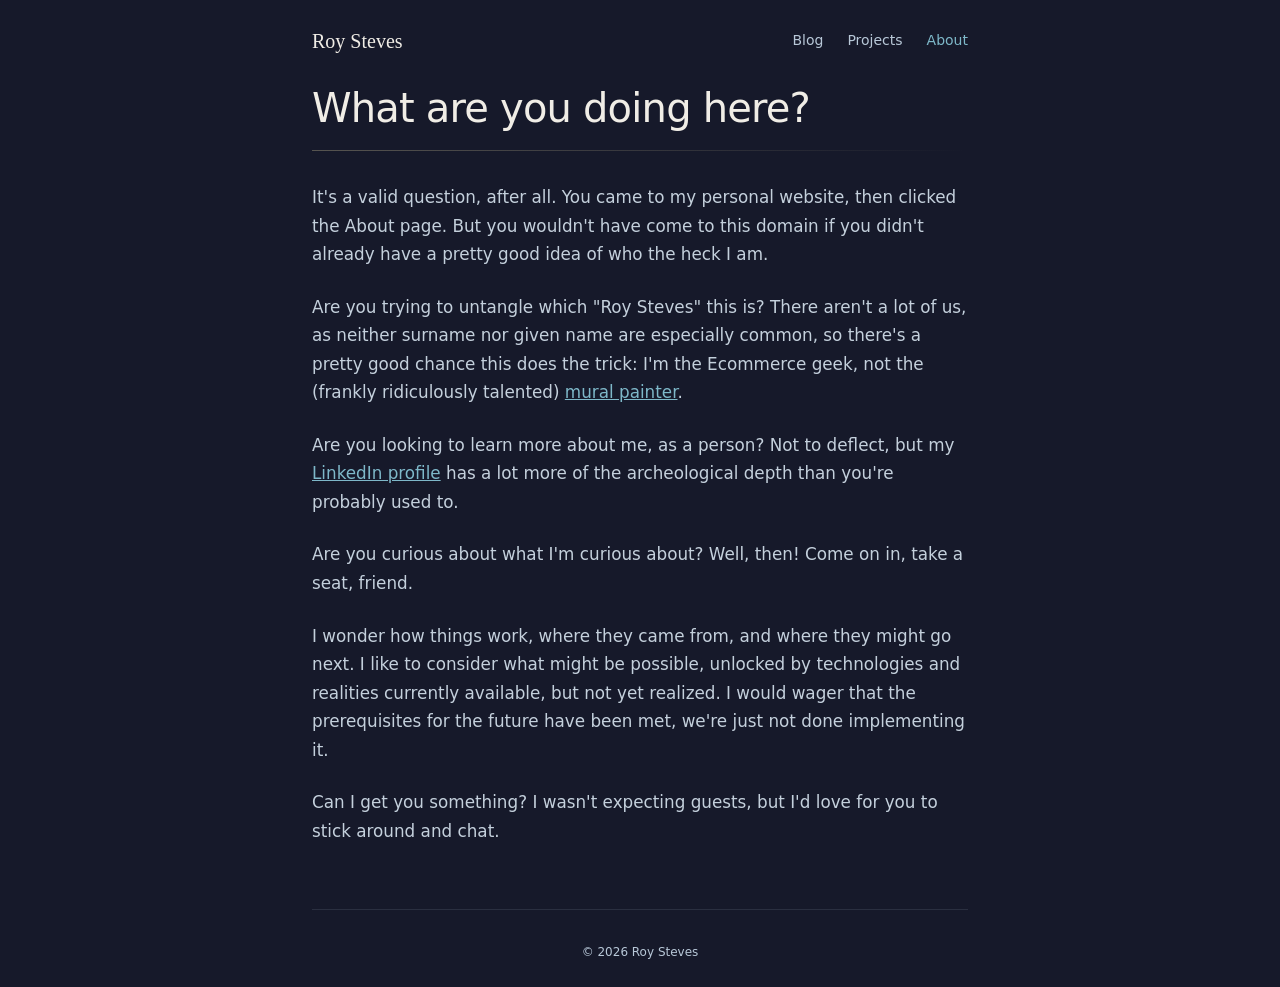
<file: about.html>
<!DOCTYPE html>
<html lang="en">
<head>
  <meta charset="UTF-8">
  <meta name="viewport" content="width=device-width, initial-scale=1.0">
  <title>About — Roy Steves</title>
  <meta name="description" content="Who is Roy Steves? Ecommerce geek, co-founder of StatBid and Poolaroo, and anti-slop futurist wondering what's possible next.">
  <link rel="canonical" href="https://roysteves.com/about.html">

  <!-- Open Graph -->
  <meta property="og:title" content="About — Roy Steves">
  <meta property="og:description" content="Who is Roy Steves? Ecommerce geek, co-founder of StatBid and Poolaroo, and anti-slop futurist wondering what's possible next.">
  <meta property="og:url" content="https://roysteves.com/about.html">
  <meta property="og:type" content="website">
  <meta property="og:site_name" content="Roy Steves">



  <link rel="alternate" type="application/rss+xml" title="Roy Steves" href="https://roysteves.com/feed.xml">
  <link rel="icon" href="./favicon.ico" sizes="32x32">
  <link rel="icon" href="./favicon-192.png" type="image/png" sizes="192x192">
  <link rel="apple-touch-icon" href="./apple-touch-icon.png">
  <link rel="stylesheet" href="./assets/css/style.css">
</head>
<body>
  <div class="container">
    <nav class="site-nav">
      <a href="./index.html" class="site-name">Roy Steves</a>
      <a href="./blog/index.html">Blog</a>
      <a href="./projects/index.html">Projects</a>
      <a href="./about.html" aria-current="page">About</a>
    </nav>

    <header>
      <h1>What are you doing here?</h1>
    </header>

    <div class="divider"></div>

    <div class="content">
      <p>It's a valid question, after all. You came to my personal website, then clicked the About page. But you wouldn't have come to this domain if you didn't already have a pretty good idea of who the heck I am.</p>

      <p>Are you trying to untangle which "Roy Steves" this is? There aren't a lot of us, as neither surname nor given name are especially common, so there's a pretty good chance this does the trick: I'm the Ecommerce geek, not the (frankly ridiculously talented) <a href="https://www.instagram.com/roystevesartandpainting/" target="_blank" rel="noopener">mural painter</a>.</p>

      <p>Are you looking to learn more about me, as a person? Not to deflect, but my <a href="https://linkedin.com/in/roysteves" target="_blank" rel="noopener">LinkedIn profile</a> has a lot more of the archeological depth than you're probably used to.</p>

      <p>Are you curious about what I'm curious about? Well, then! Come on in, take a seat, friend.</p>

      <p>I wonder how things work, where they came from, and where they might go next. I like to consider what might be possible, unlocked by technologies and realities currently available, but not yet realized. I would wager that the prerequisites for the future have been met, we're just not done implementing it.</p>

      <p>Can I get you something? I wasn't expecting guests, but I'd love for you to stick around and chat.</p>
    </div>

    <footer>
      © 2026 Roy Steves
    </footer>
  </div>
</body>
</html>
</file>
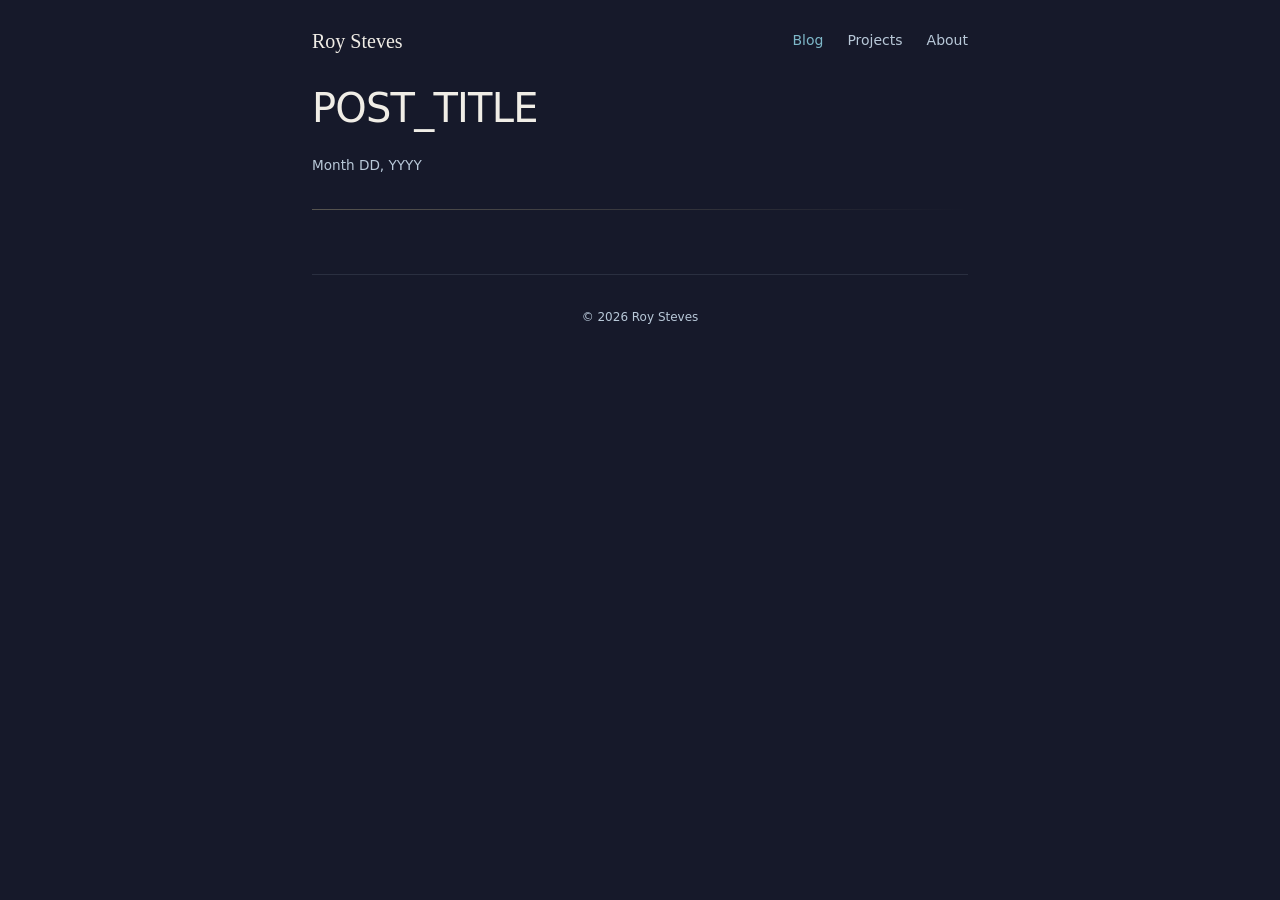
<file: blog/_template.html>
<!DOCTYPE html>
<html lang="en">
<head>
  <meta charset="UTF-8">
  <meta name="viewport" content="width=device-width, initial-scale=1.0">

  <!-- TEMPLATE: Replace these values for each post -->
  <title>POST_TITLE — Roy Steves</title>
  <meta name="description" content="POST_DESCRIPTION">
  <link rel="canonical" href="https://roysteves.com/blog/POST_SLUG.html">

  <!-- Open Graph -->
  <meta property="og:title" content="POST_TITLE — Roy Steves">
  <meta property="og:description" content="POST_DESCRIPTION">
  <meta property="og:url" content="https://roysteves.com/blog/POST_SLUG.html">
  <meta property="og:type" content="article">
  <meta property="og:site_name" content="Roy Steves">
  <meta property="article:published_time" content="YYYY-MM-DD">
  <!-- <meta property="og:image" content="https://roysteves.com/assets/img/POST_IMAGE.jpg"> -->



  <!-- Structured data (Article) -->
  <script type="application/ld+json">
  {
    "@context": "https://schema.org",
    "@type": "Article",
    "headline": "POST_TITLE",
    "description": "POST_DESCRIPTION",
    "url": "https://roysteves.com/blog/POST_SLUG.html",
    "datePublished": "YYYY-MM-DD",
    "author": {
      "@type": "Person",
      "name": "Roy Steves",
      "url": "https://roysteves.com"
    },
    "publisher": {
      "@type": "Person",
      "name": "Roy Steves",
      "url": "https://roysteves.com"
    }
  }
  </script>

  <link rel="alternate" type="application/rss+xml" title="Roy Steves" href="https://roysteves.com/feed.xml">
  <link rel="icon" href="../favicon.ico" sizes="32x32">
  <link rel="icon" href="../favicon-192.png" type="image/png" sizes="192x192">
  <link rel="apple-touch-icon" href="../apple-touch-icon.png">
  <link rel="stylesheet" href="../assets/css/style.css">
</head>
<body>
  <div class="container">
    <nav class="site-nav">
      <a href="../index.html" class="site-name">Roy Steves</a>
      <a href="./index.html" aria-current="page">Blog</a>
      <a href="../projects/index.html">Projects</a>
      <a href="../about.html">About</a>
    </nav>

    <article>
      <h1>POST_TITLE</h1>
      <p class="article-meta">
        <time datetime="YYYY-MM-DD">Month DD, YYYY</time>
      </p>

      <div class="divider"></div>

      <div class="article-body">
        <!-- POST CONTENT GOES HERE -->
      </div>
    </article>

    <footer>
      © 2026 Roy Steves
    </footer>
  </div>
</body>
</html>
</file>
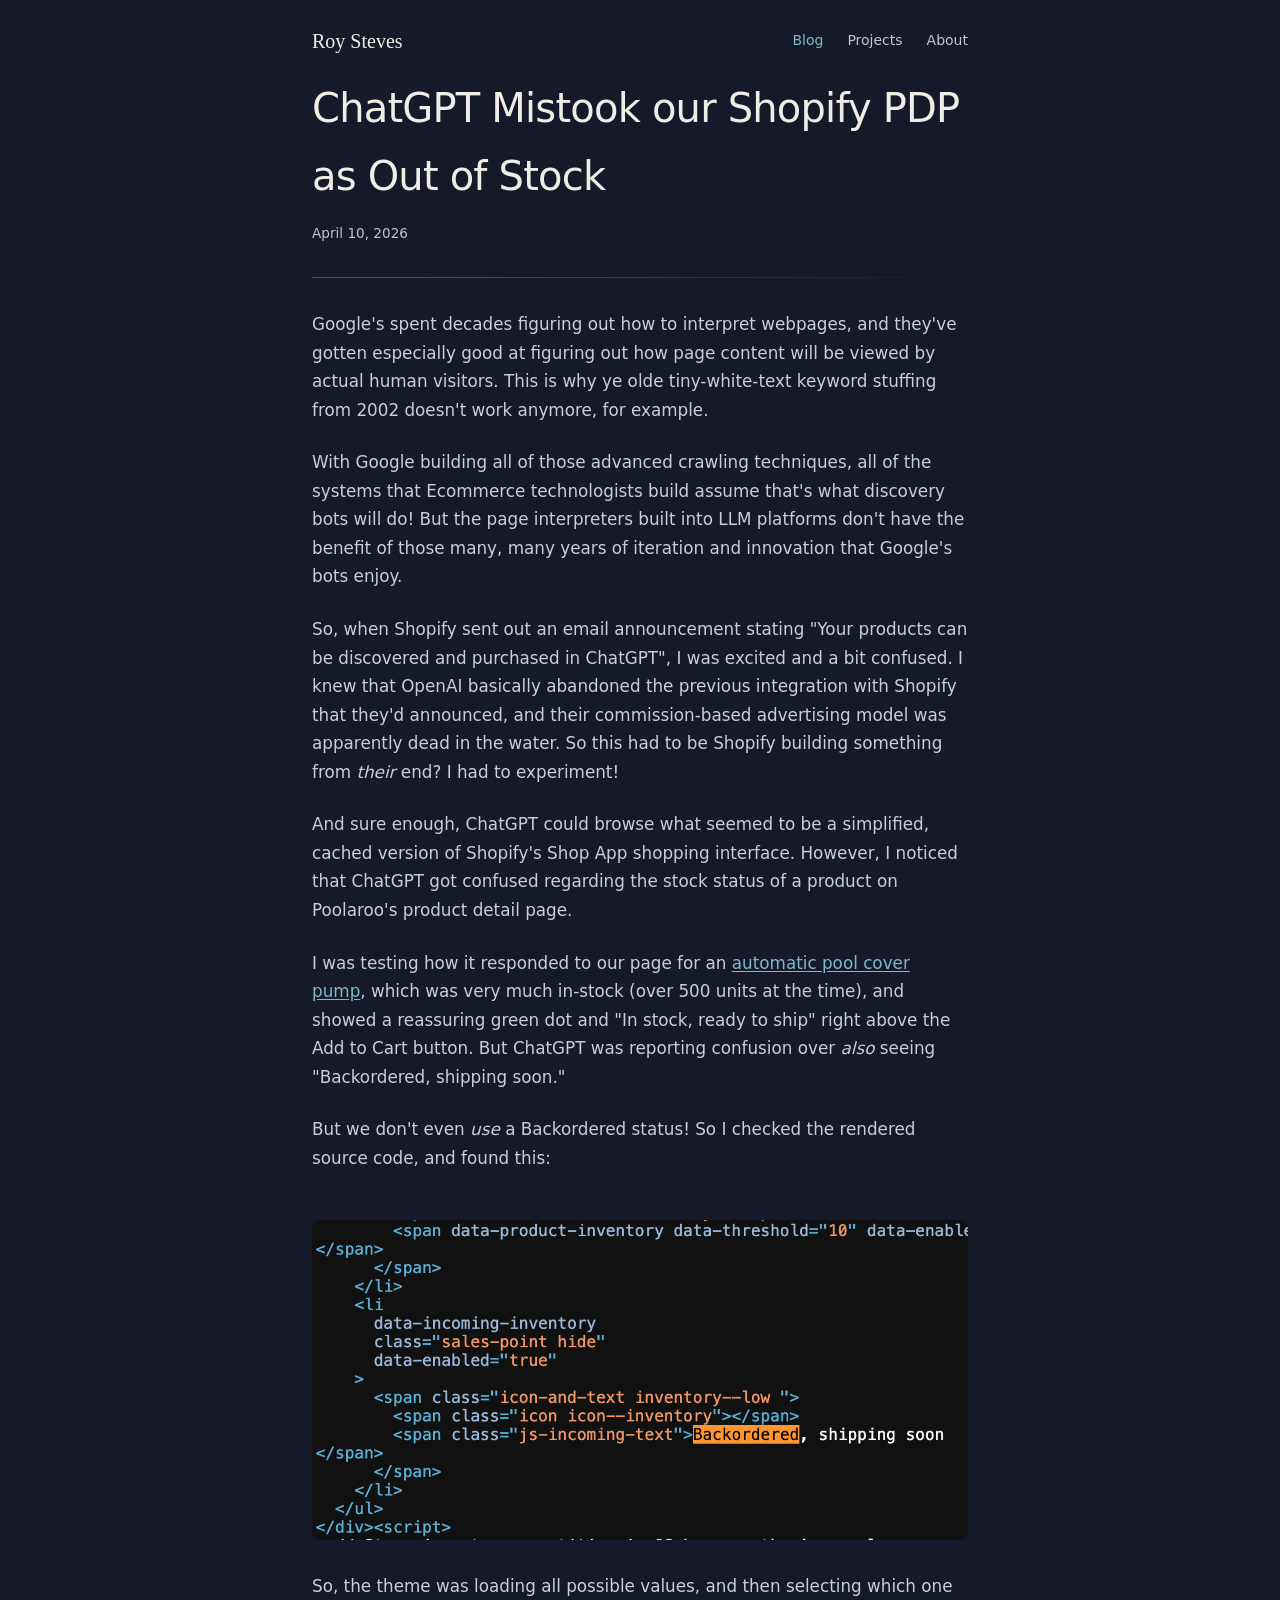
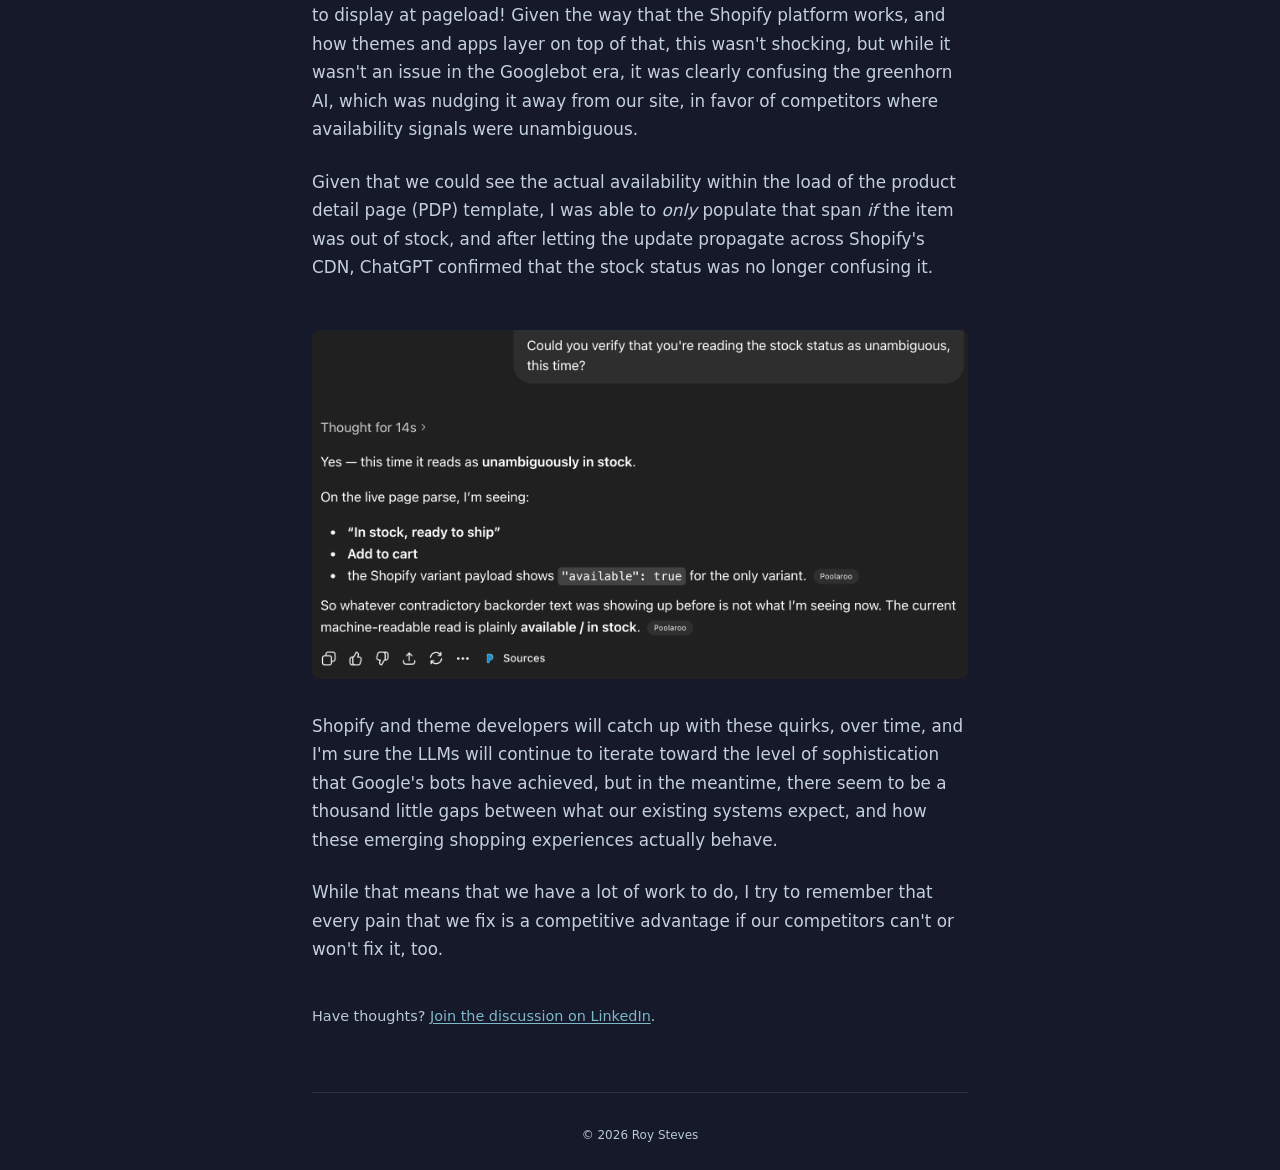
<file: blog/chatgpt-shopify-pdp-out-of-stock.html>
<!DOCTYPE html>
<html lang="en">
<head>
  <meta charset="UTF-8">
  <meta name="viewport" content="width=device-width, initial-scale=1.0">

  <title>ChatGPT Mistook our Shopify PDP as Out of Stock — Roy Steves</title>
  <meta name="description" content="A hidden 'Backordered' status label in our Shopify theme was confusing ChatGPT's product discovery. Here's how I found it and fixed it before competitors caught on.">
  <link rel="canonical" href="https://roysteves.com/blog/chatgpt-shopify-pdp-out-of-stock.html">

  <!-- Open Graph -->
  <meta property="og:title" content="ChatGPT Mistook our Shopify PDP as Out of Stock — Roy Steves">
  <meta property="og:description" content="A hidden 'Backordered' status label in our Shopify theme was confusing ChatGPT's product discovery. Here's how I found it and fixed it.">
  <meta property="og:url" content="https://roysteves.com/blog/chatgpt-shopify-pdp-out-of-stock.html">
  <meta property="og:type" content="article">
  <meta property="og:site_name" content="Roy Steves">
  <meta property="article:published_time" content="2026-04-10">

  <!-- Structured data (Article) -->
  <script type="application/ld+json">
  {
    "@context": "https://schema.org",
    "@type": "Article",
    "headline": "ChatGPT Mistook our Shopify PDP as Out of Stock",
    "description": "A hidden 'Backordered' status label in our Shopify theme was confusing ChatGPT's product discovery. Here's how I found it and fixed it before competitors caught on.",
    "url": "https://roysteves.com/blog/chatgpt-shopify-pdp-out-of-stock.html",
    "datePublished": "2026-04-10",
    "author": {
      "@type": "Person",
      "name": "Roy Steves",
      "url": "https://roysteves.com"
    },
    "publisher": {
      "@type": "Person",
      "name": "Roy Steves",
      "url": "https://roysteves.com"
    }
  }
  </script>

  <link rel="alternate" type="application/rss+xml" title="Roy Steves" href="https://roysteves.com/feed.xml">
  <link rel="icon" href="../favicon.ico" sizes="32x32">
  <link rel="icon" href="../favicon-192.png" type="image/png" sizes="192x192">
  <link rel="apple-touch-icon" href="../apple-touch-icon.png">
  <link rel="stylesheet" href="../assets/css/style.css">
</head>
<body>
  <div class="container">
    <nav class="site-nav">
      <a href="../index.html" class="site-name">Roy Steves</a>
      <a href="./index.html" aria-current="page">Blog</a>
      <a href="../projects/index.html">Projects</a>
      <a href="../about.html">About</a>
    </nav>

    <article>
      <h1>ChatGPT Mistook our Shopify PDP as Out of Stock</h1>
      <p class="article-meta">
        <time datetime="2026-04-10">April 10, 2026</time>
      </p>

      <div class="divider"></div>

      <div class="article-body">
        <p>Google's spent decades figuring out how to interpret webpages, and they've gotten especially good at figuring out how page content will be viewed by actual human visitors. This is why ye olde tiny-white-text keyword stuffing from 2002 doesn't work anymore, for example.</p>

        <p>With Google building all of those advanced crawling techniques, all of the systems that Ecommerce technologists build assume that's what discovery bots will do! But the page interpreters built into LLM platforms don't have the benefit of those many, many years of iteration and innovation that Google's bots enjoy.</p>

        <p>So, when Shopify sent out an email announcement stating "Your products can be discovered and purchased in ChatGPT", I was excited and a bit confused. I knew that OpenAI basically abandoned the previous integration with Shopify that they'd announced, and their commission-based advertising model was apparently dead in the water. So this had to be Shopify building something from <em>their</em> end? I had to experiment!</p>

        <p>And sure enough, ChatGPT could browse what seemed to be a simplified, cached version of Shopify's Shop App shopping interface. However, I noticed that ChatGPT got confused regarding the stock status of a product on Poolaroo's product detail page.</p>

        <p>I was testing how it responded to our page for an <a href="https://poolaroo.com/products/superior-automatic-pool-pump-2100-max-gph-25-cord-92935" target="_blank" rel="noopener">automatic pool cover pump</a>, which was very much in-stock (over 500 units at the time), and showed a reassuring green dot and "In stock, ready to ship" right above the Add to Cart button. But ChatGPT was reporting confusion over <em>also</em> seeing "Backordered, shipping soon."</p>

        <p>But we don't even <em>use</em> a Backordered status! So I checked the rendered source code, and found this:</p>

        <img src="./img/false_backorder.png" alt="HTML source code showing a span element containing 'Backordered, shipping soon' hidden in the Shopify theme template">

        <p>So, the theme was loading all possible values, and then selecting which one to display at pageload! Given the way that the Shopify platform works, and how themes and apps layer on top of that, this wasn't shocking, but while it wasn't an issue in the Googlebot era, it was clearly confusing the greenhorn AI, which was nudging it away from our site, in favor of competitors where availability signals were unambiguous.</p>

        <p>Given that we could see the actual availability within the load of the product detail page (PDP) template, I was able to <em>only</em> populate that span <em>if</em> the item was out of stock, and after letting the update propagate across Shopify's CDN, ChatGPT confirmed that the stock status was no longer confusing it.</p>

        <img src="./img/in_stock.png" alt="ChatGPT confirming the product is unambiguously in stock after the template fix">

        <p>Shopify and theme developers will catch up with these quirks, over time, and I'm sure the LLMs will continue to iterate toward the level of sophistication that Google's bots have achieved, but in the meantime, there seem to be a thousand little gaps between what our existing systems expect, and how these emerging shopping experiences actually behave.</p>

        <p>While that means that we have a lot of work to do, I try to remember that every pain that we fix is a competitive advantage if our competitors can't or won't fix it, too.</p>

        <p style="margin-top: 2.5rem; font-size: 0.9rem; color: var(--text-secondary);">Have thoughts? <a href="https://www.linkedin.com/posts/roysteves_chatgpt-mistook-our-shopify-pdp-as-out-of-activity-7448422060705341440-K-ai" target="_blank" rel="noopener">Join the discussion on LinkedIn</a>.</p>
      </div>
    </article>

    <footer>
      © 2026 Roy Steves
    </footer>
  </div>
</body>
</html>
</file>
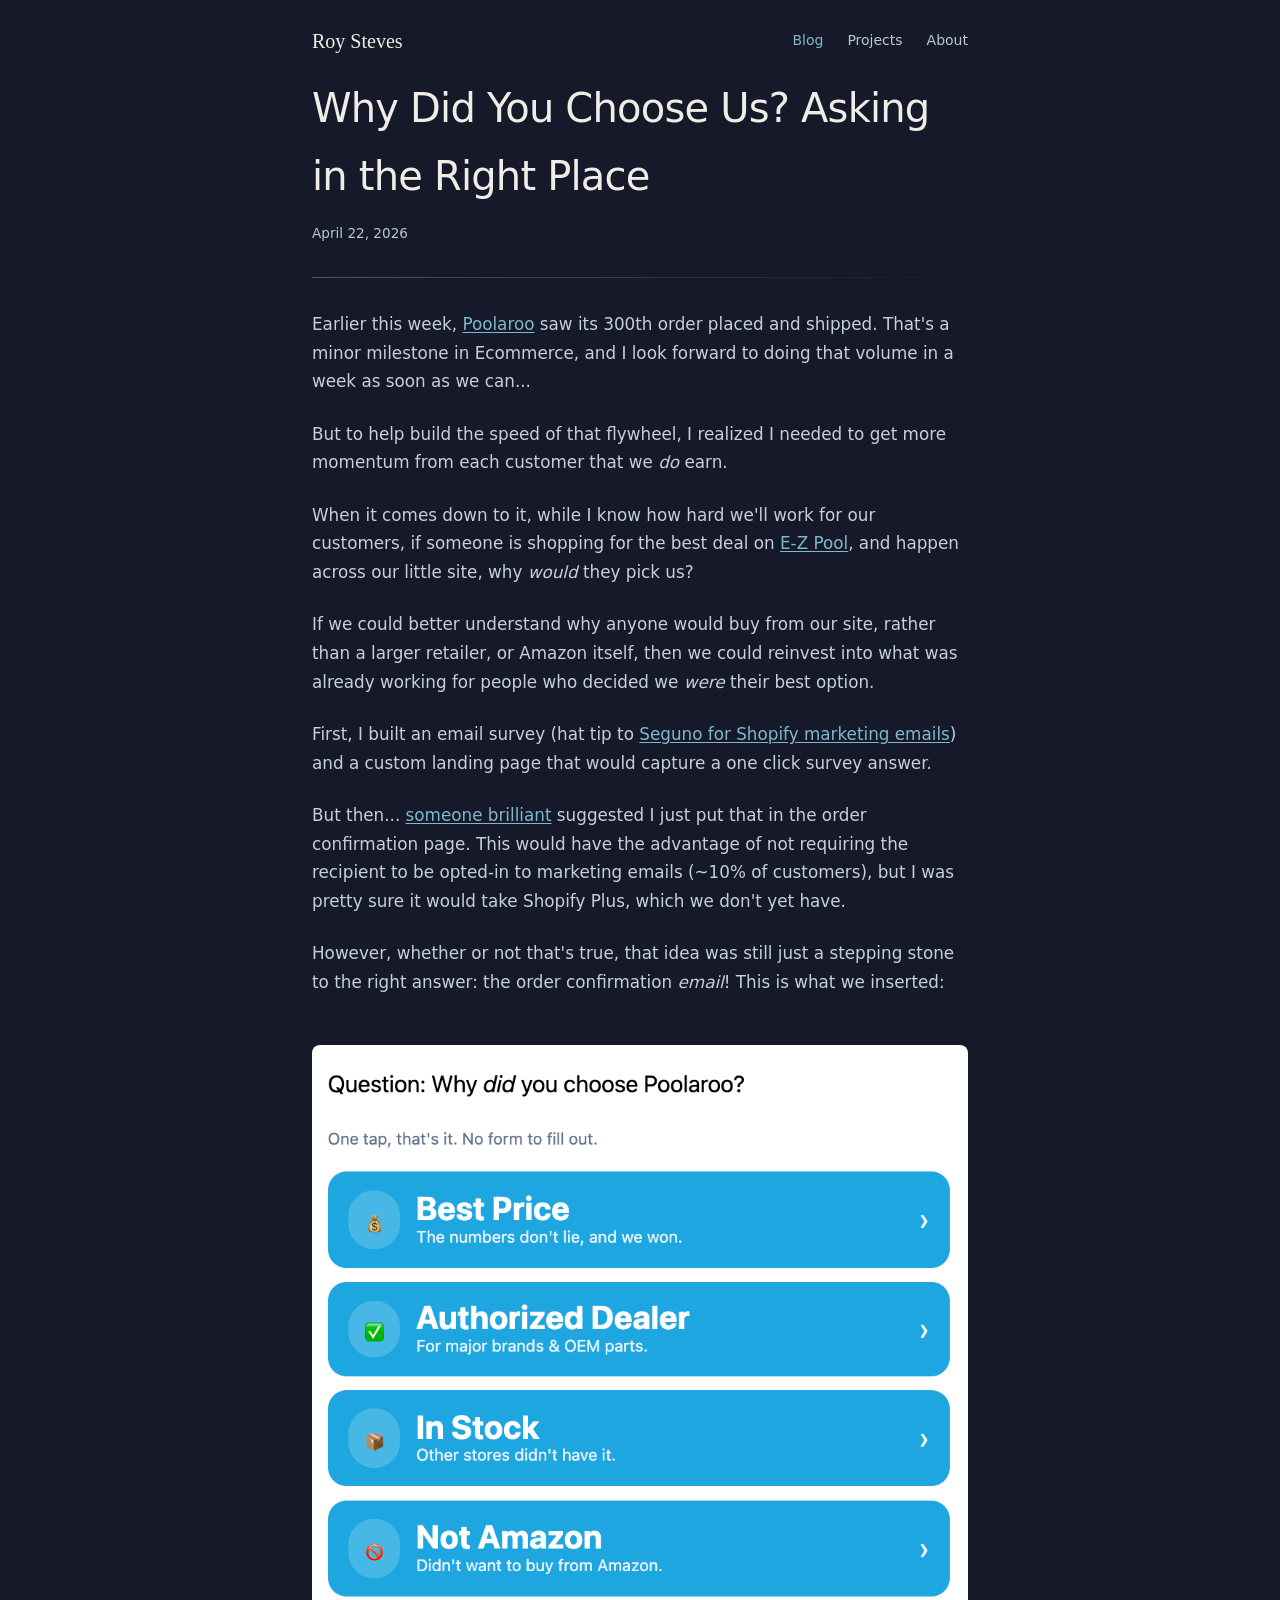
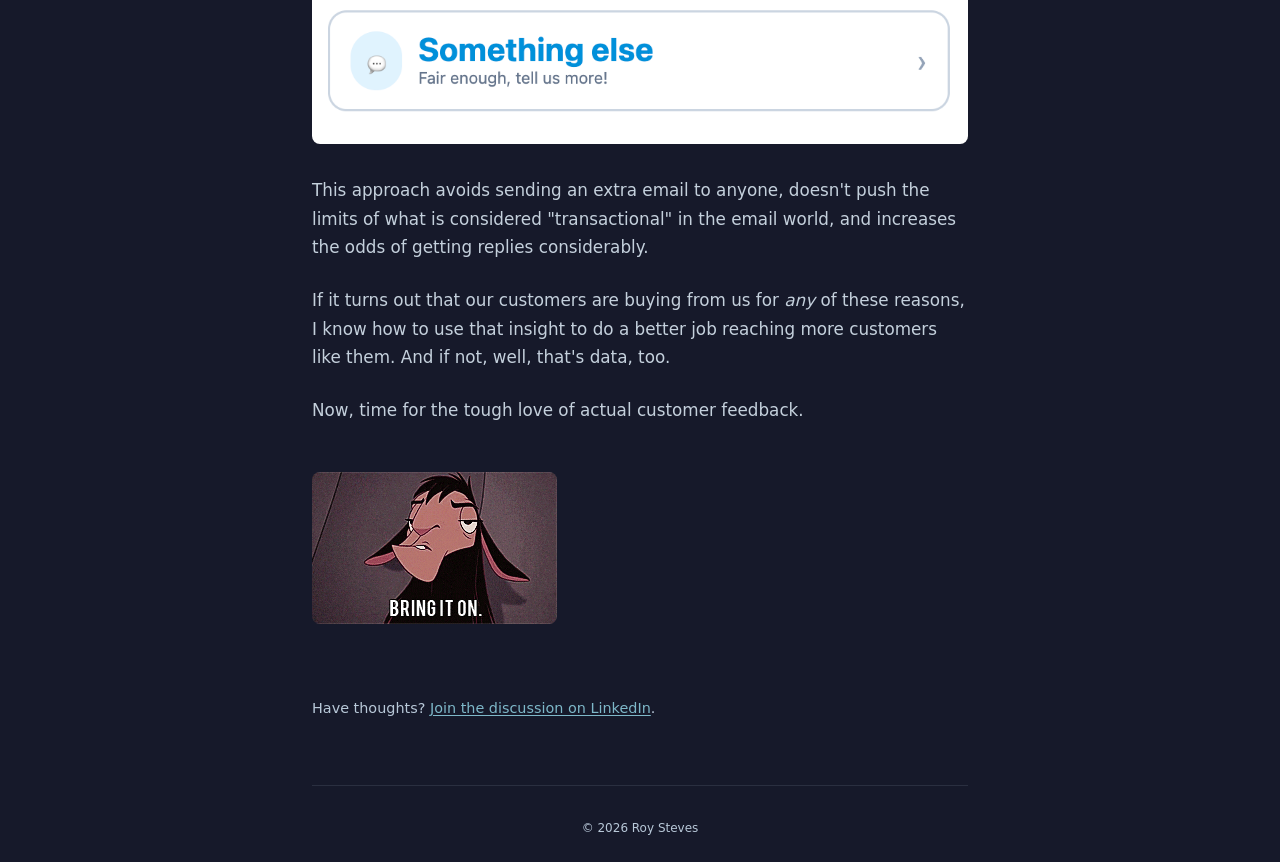
<file: blog/why-did-you-choose-us.html>
<!DOCTYPE html>
<html lang="en">
<head>
  <meta charset="UTF-8">
  <meta name="viewport" content="width=device-width, initial-scale=1.0">

  <title>Why Did You Choose Us? Asking in the Right Place — Roy Steves</title>
  <meta name="description" content="Most post-purchase surveys never get seen. Here's how Poolaroo embedded a one-tap 'why did you choose us?' survey directly in the Shopify order confirmation email — no marketing opt-in required.">
  <link rel="canonical" href="https://roysteves.com/blog/why-did-you-choose-us.html">

  <!-- Open Graph -->
  <meta property="og:title" content="Why Did You Choose Us? Asking in the Right Place — Roy Steves">
  <meta property="og:description" content="How Poolaroo embedded a one-tap 'why did you choose us?' survey directly in the Shopify order confirmation email — no marketing opt-in required.">
  <meta property="og:url" content="https://roysteves.com/blog/why-did-you-choose-us.html">
  <meta property="og:type" content="article">
  <meta property="og:site_name" content="Roy Steves">
  <meta property="article:published_time" content="2026-04-22">

  <!-- Structured data (Article) -->
  <script type="application/ld+json">
  {
    "@context": "https://schema.org",
    "@type": "Article",
    "headline": "Why Did You Choose Us? Asking in the Right Place",
    "description": "How Poolaroo embedded a one-tap 'why did you choose us?' survey directly in the Shopify order confirmation email — no marketing opt-in required.",
    "url": "https://roysteves.com/blog/why-did-you-choose-us.html",
    "datePublished": "2026-04-22",
    "author": {
      "@type": "Person",
      "name": "Roy Steves",
      "url": "https://roysteves.com"
    },
    "publisher": {
      "@type": "Person",
      "name": "Roy Steves",
      "url": "https://roysteves.com"
    }
  }
  </script>

  <link rel="alternate" type="application/rss+xml" title="Roy Steves" href="https://roysteves.com/feed.xml">
  <link rel="icon" href="../favicon.ico" sizes="32x32">
  <link rel="icon" href="../favicon-192.png" type="image/png" sizes="192x192">
  <link rel="apple-touch-icon" href="../apple-touch-icon.png">
  <link rel="stylesheet" href="../assets/css/style.css">
</head>
<body>
  <div class="container">
    <nav class="site-nav">
      <a href="../index.html" class="site-name">Roy Steves</a>
      <a href="./index.html" aria-current="page">Blog</a>
      <a href="../projects/index.html">Projects</a>
      <a href="../about.html">About</a>
    </nav>

    <article>
      <h1>Why Did You Choose Us? Asking in the Right Place</h1>
      <p class="article-meta">
        <time datetime="2026-04-22">April 22, 2026</time>
      </p>

      <div class="divider"></div>

      <div class="article-body">
        <p>Earlier this week, <a href="https://poolaroo.com" target="_blank" rel="noopener">Poolaroo</a> saw its 300th order placed and shipped. That's a minor milestone in Ecommerce, and I look forward to doing that volume in a week as soon as we can...</p>

        <p>But to help build the speed of that flywheel, I realized I needed to get more momentum from each customer that we <em>do</em> earn.</p>

        <p>When it comes down to it, while I know how hard we'll work for our customers, if someone is shopping for the best deal on <a href="https://poolaroo.com/products/e-z-pool-concentrated-pool-blend-5-10-20lb-pails-ezp05-ezp10-ezp20" target="_blank" rel="noopener">E-Z Pool</a>, and happen across our little site, why <em>would</em> they pick us?</p>

        <p>If we could better understand why anyone would buy from our site, rather than a larger retailer, or Amazon itself, then we could reinvest into what was already working for people who decided we <em>were</em> their best option.</p>

        <p>First, I built an email survey (hat tip to <a href="https://www.seguno.com/" target="_blank" rel="noopener">Seguno for Shopify marketing emails</a>) and a custom landing page that would capture a one click survey answer.</p>

        <p>But then... <a href="https://www.cymaticresonance.com/" target="_blank" rel="noopener">someone brilliant</a> suggested I just put that in the order confirmation page. This would have the advantage of not requiring the recipient to be opted-in to marketing emails (~10% of customers), but I was pretty sure it would take Shopify Plus, which we don't yet have.</p>

        <p>However, whether or not that's true, that idea was still just a stepping stone to the right answer: the order confirmation <em>email</em>! This is what we inserted:</p>

        <img src="./img/survey.png" alt="Screenshot of the Poolaroo order confirmation email survey: 'Why did you choose Poolaroo? One tap, that's it. No form to fill out.' with five tappable options: Best Price, Authorized Dealer, In Stock, Not Amazon, and Something Else.">

        <p>This approach avoids sending an extra email to anyone, doesn't push the limits of what is considered "transactional" in the email world, and increases the odds of getting replies considerably.</p>

        <p>If it turns out that our customers are buying from us for <em>any</em> of these reasons, I know how to use that insight to do a better job reaching more customers like them. And if not, well, that's data, too.</p>

        <p>Now, time for the tough love of actual customer feedback.</p>

        <img src="./img/bring_it_on.gif" alt="Animated GIF: bring it on">

        <p style="margin-top: 2.5rem; font-size: 0.9rem; color: var(--text-secondary);">Have thoughts? <a href="https://www.linkedin.com/posts/roysteves_shopify-ecommerce-surveys-activity-7452890503282446336-JwZt" target="_blank" rel="noopener">Join the discussion on LinkedIn</a>.</p>
      </div>
    </article>

    <footer>
      © 2026 Roy Steves
    </footer>
  </div>
</body>
</html>
</file>
<file: assets/css/style.css>
/* ===================================================================
   Roy Steves — roysteves.com
   Shared styles for all pages
   =================================================================== */

:root {
  /* Background / surfaces */
  --bg-page: #16192a;
  --bg-card: #252b42;

  /* Text */
  --text-primary: #f0ede6;
  --text-body: #c4d0dc;
  --text-secondary: #b8c8d8;

  /* Accent: teal */
  --accent-teal: #7eb8c9;

  /* Accent: gold */
  --accent-gold: #dfc98a;
  --accent-gold-light: #eddfa8;
  --accent-gold-fill: rgba(223, 201, 138, 0.08);
  --accent-gold-border: rgba(223, 201, 138, 0.25);

  /* Brand: Poolaroo */
  --brand-poolaroo-text: #6cbfe0;
  --brand-poolaroo-bg: rgba(26, 143, 209, 0.12);
  --brand-poolaroo-border: rgba(108, 191, 224, 0.25);

  /* Brand: StatBid */
  --brand-statbid-text: #9ab8c6;
  --brand-statbid-bg: rgba(126, 184, 201, 0.12);
  --brand-statbid-border: rgba(154, 184, 198, 0.25);

  /* Borders */
  --border-subtle: rgba(184, 200, 216, 0.12);

  /* Typography */
  --font-serif: 'Palatino Linotype', Palatino, 'Book Antiqua', serif;
  --font-sans: system-ui, -apple-system, sans-serif;
}

* {
  margin: 0;
  padding: 0;
  box-sizing: border-box;
}

body {
  font-family: var(--font-sans);
  min-height: 100vh;
  background: var(--bg-page);
  color: var(--text-body);
  line-height: 1.7;
}

/* ---- Layout ---- */

.container {
  max-width: 720px;
  margin: 0 auto;
  padding: 1.5rem 2rem;
}

/* ---- Site nav ---- */

.site-nav {
  display: flex;
  align-items: center;
  gap: 1.5rem;
  margin-bottom: 1rem;
  font-size: 0.875rem;
  font-weight: 500;
}

.site-nav .site-name,
.site-nav .site-name:visited {
  font-family: var(--font-serif);
  font-size: 1.25rem;
  font-weight: 400;
  color: var(--text-primary);
  text-decoration: none;
  margin-right: auto;
}

.site-nav a,
.site-nav a:visited {
  color: var(--text-secondary);
  text-decoration: none;
  transition: color 0.2s ease;
}

.site-nav a:hover,
.site-nav a[aria-current="page"] {
  color: var(--accent-teal);
}

/* ---- Typography ---- */

h1 {
  font-family: var(--font-sans);
  font-size: 2.5rem;
  font-weight: 300;
  letter-spacing: -0.02em;
  margin-bottom: 0.5rem;
  color: var(--text-primary);
}

h2 {
  font-family: var(--font-serif);
  font-size: 1rem;
  font-weight: 500;
  color: var(--text-secondary);
  text-transform: uppercase;
  letter-spacing: 0.1em;
  margin-top: 3rem;
  margin-bottom: 1rem;
}

.subtitle {
  font-size: 0.875rem;
  color: var(--accent-teal);
  text-transform: uppercase;
  letter-spacing: 0.15em;
  font-weight: 500;
}

/* ---- Divider ---- */

.divider {
  height: 1px;
  background: linear-gradient(90deg, var(--accent-gold-light), transparent);
  margin: 0.5rem 0 2rem;
  opacity: 0.3;
}

/* ---- Content ---- */

.content p {
  font-size: 1.05rem;
  color: var(--text-body);
  margin-bottom: 1.5rem;
}

a {
  color: var(--accent-teal);
}

a:visited {
  color: var(--accent-teal);
}

.highlight {
  color: var(--accent-teal);
}

a.highlight {
  text-decoration: none;
}

a.highlight:visited {
  color: var(--accent-teal);
}

a.highlight:hover {
  text-decoration: underline;
}

/* ---- Philosophy card ---- */

.philosophy {
  background: rgba(223, 201, 138, 0.12);
  border-left: 3px solid var(--accent-gold);
  border-radius: 4px;
  padding: 1.25rem 1.5rem;
  margin: 2rem 0;
}

.philosophy p {
  margin-bottom: 0;
  color: var(--accent-gold-light);
}

/* ---- Link pills (homepage) ---- */

.links {
  display: flex;
  flex-wrap: wrap;
  gap: 0.75rem;
}

.links a {
  display: inline-flex;
  align-items: center;
  gap: 0.5rem;
  padding: 0.6rem 1.2rem;
  background: var(--bg-card);
  border: 1px solid var(--border-subtle);
  border-radius: 6px;
  color: var(--text-primary);
  text-decoration: none;
  font-size: 0.9rem;
  font-weight: 500;
  transition: all 0.2s ease;
}

.links a:hover {
  border-color: var(--accent-teal);
  transform: translateY(-1px);
}

.links a svg,
.links a img {
  width: 16px;
  height: 16px;
  opacity: 0.7;
}

.links a img.icon-on-dark {
  background: #fff;
  border-radius: 50%;
  padding: 2px;
  opacity: 1;
  width: 20px;
  height: 20px;
}

/* Brand-specific pill styles */
.links a[href*="poolaroo"] {
  color: var(--brand-poolaroo-text);
  background: var(--brand-poolaroo-bg);
  border-color: var(--brand-poolaroo-border);
}

.links a[href*="statbid"] {
  color: var(--brand-statbid-text);
  background: var(--brand-statbid-bg);
  border-color: var(--brand-statbid-border);
}

/* ---- Blog / listing cards ---- */

.listing {
  list-style: none;
}

.listing li {
  border-bottom: 1px solid var(--border-subtle);
}

.listing li:last-child {
  border-bottom: none;
}

.listing a {
  display: block;
  padding: 1.25rem 0;
  text-decoration: none;
}

.listing .title {
  display: block;
  font-family: var(--font-serif);
  font-size: 1.15rem;
  font-weight: 500;
  color: var(--accent-teal);
}

.listing .meta {
  display: block;
  font-size: 0.8rem;
  color: var(--text-secondary);
  margin-top: 0.25rem;
}

.listing .summary {
  display: block;
  font-size: 0.925rem;
  color: var(--text-body);
  margin-top: 0.5rem;
  line-height: 1.5;
}

/* ---- Article (blog post) ---- */

article h1 {
  margin-bottom: 0.75rem;
}

article .article-meta {
  font-size: 0.85rem;
  color: var(--text-secondary);
  margin-bottom: 2rem;
}

article .article-body h2 {
  text-transform: none;
  font-size: 1.4rem;
  color: var(--text-primary);
  letter-spacing: -0.01em;
  margin-top: 2.5rem;
  margin-bottom: 0.75rem;
}

article .article-body h3 {
  font-family: var(--font-serif);
  font-size: 1.1rem;
  font-weight: 500;
  color: var(--text-primary);
  margin-top: 2rem;
  margin-bottom: 0.5rem;
}

article .article-body p {
  font-size: 1.05rem;
  color: var(--text-body);
  margin-bottom: 1.5rem;
}

article .article-body ul,
article .article-body ol {
  color: var(--text-body);
  font-size: 1.05rem;
  margin-bottom: 1.5rem;
  padding-left: 1.5rem;
}

article .article-body li {
  margin-bottom: 0.5rem;
}

article .article-body blockquote {
  border-left: 3px solid var(--accent-gold);
  padding-left: 1.25rem;
  margin: 1.5rem 0;
  color: var(--text-primary);
}

article .article-body code {
  font-size: 0.9em;
  background: rgba(255, 255, 255, 0.06);
  padding: 0.15em 0.4em;
  border-radius: 4px;
}

article .article-body pre {
  background: rgba(0, 0, 0, 0.3);
  border: 1px solid var(--border-subtle);
  border-radius: 8px;
  padding: 1.25rem;
  overflow-x: auto;
  margin-bottom: 1.5rem;
}

article .article-body pre code {
  background: none;
  padding: 0;
}

article .article-body img {
  max-width: 100%;
  height: auto;
  border-radius: 8px;
  margin: 1.5rem 0;
}

article .article-body a {
  color: var(--accent-teal);
  text-decoration: underline;
  text-underline-offset: 2px;
}

article .article-body a:visited {
  color: var(--accent-teal);
}

article .article-body a:hover {
  color: var(--text-primary);
}

/* ---- Footer ---- */

footer {
  margin-top: 4rem;
  padding-top: 2rem;
  border-top: 1px solid var(--border-subtle);
  text-align: center;
  font-size: 0.75rem;
  color: var(--text-secondary);
}

/* ---- Responsive ---- */

@media (max-width: 600px) {
  .container {
    padding: 1rem 1.5rem;
  }

  h1 {
    font-size: 2rem;
  }

  .links {
    flex-direction: column;
    align-items: flex-start;
  }

  .site-nav {
    gap: 1rem;
  }
}
</file>
<file: pricing-talk/deck-fonts-v8/fonts.css>
/* vietnamese */
@font-face {
  font-family: 'Bricolage Grotesque';
  font-style: normal;
  font-weight: 300;
  font-stretch: 100%;
  font-display: swap;
  src: url(font-2.woff2) format('woff2');
  unicode-range: U+0102-0103, U+0110-0111, U+0128-0129, U+0168-0169, U+01A0-01A1, U+01AF-01B0, U+0300-0301, U+0303-0304, U+0308-0309, U+0323, U+0329, U+1EA0-1EF9, U+20AB;
}
/* latin-ext */
@font-face {
  font-family: 'Bricolage Grotesque';
  font-style: normal;
  font-weight: 300;
  font-stretch: 100%;
  font-display: swap;
  src: url(font-3.woff2) format('woff2');
  unicode-range: U+0100-02BA, U+02BD-02C5, U+02C7-02CC, U+02CE-02D7, U+02DD-02FF, U+0304, U+0308, U+0329, U+1D00-1DBF, U+1E00-1E9F, U+1EF2-1EFF, U+2020, U+20A0-20AB, U+20AD-20C0, U+2113, U+2C60-2C7F, U+A720-A7FF;
}
/* latin */
@font-face {
  font-family: 'Bricolage Grotesque';
  font-style: normal;
  font-weight: 300;
  font-stretch: 100%;
  font-display: swap;
  src: url(font-1.woff2) format('woff2');
  unicode-range: U+0000-00FF, U+0131, U+0152-0153, U+02BB-02BC, U+02C6, U+02DA, U+02DC, U+0304, U+0308, U+0329, U+2000-206F, U+20AC, U+2122, U+2191, U+2193, U+2212, U+2215, U+FEFF, U+FFFD;
}
/* vietnamese */
@font-face {
  font-family: 'Bricolage Grotesque';
  font-style: normal;
  font-weight: 400;
  font-stretch: 100%;
  font-display: swap;
  src: url(font-2.woff2) format('woff2');
  unicode-range: U+0102-0103, U+0110-0111, U+0128-0129, U+0168-0169, U+01A0-01A1, U+01AF-01B0, U+0300-0301, U+0303-0304, U+0308-0309, U+0323, U+0329, U+1EA0-1EF9, U+20AB;
}
/* latin-ext */
@font-face {
  font-family: 'Bricolage Grotesque';
  font-style: normal;
  font-weight: 400;
  font-stretch: 100%;
  font-display: swap;
  src: url(font-3.woff2) format('woff2');
  unicode-range: U+0100-02BA, U+02BD-02C5, U+02C7-02CC, U+02CE-02D7, U+02DD-02FF, U+0304, U+0308, U+0329, U+1D00-1DBF, U+1E00-1E9F, U+1EF2-1EFF, U+2020, U+20A0-20AB, U+20AD-20C0, U+2113, U+2C60-2C7F, U+A720-A7FF;
}
/* latin */
@font-face {
  font-family: 'Bricolage Grotesque';
  font-style: normal;
  font-weight: 400;
  font-stretch: 100%;
  font-display: swap;
  src: url(font-1.woff2) format('woff2');
  unicode-range: U+0000-00FF, U+0131, U+0152-0153, U+02BB-02BC, U+02C6, U+02DA, U+02DC, U+0304, U+0308, U+0329, U+2000-206F, U+20AC, U+2122, U+2191, U+2193, U+2212, U+2215, U+FEFF, U+FFFD;
}
/* vietnamese */
@font-face {
  font-family: 'Bricolage Grotesque';
  font-style: normal;
  font-weight: 600;
  font-stretch: 100%;
  font-display: swap;
  src: url(font-2.woff2) format('woff2');
  unicode-range: U+0102-0103, U+0110-0111, U+0128-0129, U+0168-0169, U+01A0-01A1, U+01AF-01B0, U+0300-0301, U+0303-0304, U+0308-0309, U+0323, U+0329, U+1EA0-1EF9, U+20AB;
}
/* latin-ext */
@font-face {
  font-family: 'Bricolage Grotesque';
  font-style: normal;
  font-weight: 600;
  font-stretch: 100%;
  font-display: swap;
  src: url(font-3.woff2) format('woff2');
  unicode-range: U+0100-02BA, U+02BD-02C5, U+02C7-02CC, U+02CE-02D7, U+02DD-02FF, U+0304, U+0308, U+0329, U+1D00-1DBF, U+1E00-1E9F, U+1EF2-1EFF, U+2020, U+20A0-20AB, U+20AD-20C0, U+2113, U+2C60-2C7F, U+A720-A7FF;
}
/* latin */
@font-face {
  font-family: 'Bricolage Grotesque';
  font-style: normal;
  font-weight: 600;
  font-stretch: 100%;
  font-display: swap;
  src: url(font-1.woff2) format('woff2');
  unicode-range: U+0000-00FF, U+0131, U+0152-0153, U+02BB-02BC, U+02C6, U+02DA, U+02DC, U+0304, U+0308, U+0329, U+2000-206F, U+20AC, U+2122, U+2191, U+2193, U+2212, U+2215, U+FEFF, U+FFFD;
}
/* cyrillic-ext */
@font-face {
  font-family: 'IBM Plex Mono';
  font-style: normal;
  font-weight: 400;
  font-display: swap;
  src: url(font-7.woff2) format('woff2');
  unicode-range: U+0460-052F, U+1C80-1C8A, U+20B4, U+2DE0-2DFF, U+A640-A69F, U+FE2E-FE2F;
}
/* cyrillic */
@font-face {
  font-family: 'IBM Plex Mono';
  font-style: normal;
  font-weight: 400;
  font-display: swap;
  src: url(font-8.woff2) format('woff2');
  unicode-range: U+0301, U+0400-045F, U+0490-0491, U+04B0-04B1, U+2116;
}
/* vietnamese */
@font-face {
  font-family: 'IBM Plex Mono';
  font-style: normal;
  font-weight: 400;
  font-display: swap;
  src: url(font-5.woff2) format('woff2');
  unicode-range: U+0102-0103, U+0110-0111, U+0128-0129, U+0168-0169, U+01A0-01A1, U+01AF-01B0, U+0300-0301, U+0303-0304, U+0308-0309, U+0323, U+0329, U+1EA0-1EF9, U+20AB;
}
/* latin-ext */
@font-face {
  font-family: 'IBM Plex Mono';
  font-style: normal;
  font-weight: 400;
  font-display: swap;
  src: url(font-6.woff2) format('woff2');
  unicode-range: U+0100-02BA, U+02BD-02C5, U+02C7-02CC, U+02CE-02D7, U+02DD-02FF, U+0304, U+0308, U+0329, U+1D00-1DBF, U+1E00-1E9F, U+1EF2-1EFF, U+2020, U+20A0-20AB, U+20AD-20C0, U+2113, U+2C60-2C7F, U+A720-A7FF;
}
/* latin */
@font-face {
  font-family: 'IBM Plex Mono';
  font-style: normal;
  font-weight: 400;
  font-display: swap;
  src: url(font-4.woff2) format('woff2');
  unicode-range: U+0000-00FF, U+0131, U+0152-0153, U+02BB-02BC, U+02C6, U+02DA, U+02DC, U+0304, U+0308, U+0329, U+2000-206F, U+20AC, U+2122, U+2191, U+2193, U+2212, U+2215, U+FEFF, U+FFFD;
}
/* cyrillic-ext */
@font-face {
  font-family: 'IBM Plex Mono';
  font-style: normal;
  font-weight: 600;
  font-display: swap;
  src: url(font-9.woff2) format('woff2');
  unicode-range: U+0460-052F, U+1C80-1C8A, U+20B4, U+2DE0-2DFF, U+A640-A69F, U+FE2E-FE2F;
}
/* cyrillic */
@font-face {
  font-family: 'IBM Plex Mono';
  font-style: normal;
  font-weight: 600;
  font-display: swap;
  src: url(font-13.woff2) format('woff2');
  unicode-range: U+0301, U+0400-045F, U+0490-0491, U+04B0-04B1, U+2116;
}
/* vietnamese */
@font-face {
  font-family: 'IBM Plex Mono';
  font-style: normal;
  font-weight: 600;
  font-display: swap;
  src: url(font-11.woff2) format('woff2');
  unicode-range: U+0102-0103, U+0110-0111, U+0128-0129, U+0168-0169, U+01A0-01A1, U+01AF-01B0, U+0300-0301, U+0303-0304, U+0308-0309, U+0323, U+0329, U+1EA0-1EF9, U+20AB;
}
/* latin-ext */
@font-face {
  font-family: 'IBM Plex Mono';
  font-style: normal;
  font-weight: 600;
  font-display: swap;
  src: url(font-10.woff2) format('woff2');
  unicode-range: U+0100-02BA, U+02BD-02C5, U+02C7-02CC, U+02CE-02D7, U+02DD-02FF, U+0304, U+0308, U+0329, U+1D00-1DBF, U+1E00-1E9F, U+1EF2-1EFF, U+2020, U+20A0-20AB, U+20AD-20C0, U+2113, U+2C60-2C7F, U+A720-A7FF;
}
/* latin */
@font-face {
  font-family: 'IBM Plex Mono';
  font-style: normal;
  font-weight: 600;
  font-display: swap;
  src: url(font-12.woff2) format('woff2');
  unicode-range: U+0000-00FF, U+0131, U+0152-0153, U+02BB-02BC, U+02C6, U+02DA, U+02DC, U+0304, U+0308, U+0329, U+2000-206F, U+20AC, U+2122, U+2191, U+2193, U+2212, U+2215, U+FEFF, U+FFFD;
}
/* cyrillic-ext */
@font-face {
  font-family: 'Montserrat';
  font-style: normal;
  font-weight: 600;
  font-display: swap;
  src: url(font-15.woff2) format('woff2');
  unicode-range: U+0460-052F, U+1C80-1C8A, U+20B4, U+2DE0-2DFF, U+A640-A69F, U+FE2E-FE2F;
}
/* cyrillic */
@font-face {
  font-family: 'Montserrat';
  font-style: normal;
  font-weight: 600;
  font-display: swap;
  src: url(font-14.woff2) format('woff2');
  unicode-range: U+0301, U+0400-045F, U+0490-0491, U+04B0-04B1, U+2116;
}
/* vietnamese */
@font-face {
  font-family: 'Montserrat';
  font-style: normal;
  font-weight: 600;
  font-display: swap;
  src: url(font-16.woff2) format('woff2');
  unicode-range: U+0102-0103, U+0110-0111, U+0128-0129, U+0168-0169, U+01A0-01A1, U+01AF-01B0, U+0300-0301, U+0303-0304, U+0308-0309, U+0323, U+0329, U+1EA0-1EF9, U+20AB;
}
/* latin-ext */
@font-face {
  font-family: 'Montserrat';
  font-style: normal;
  font-weight: 600;
  font-display: swap;
  src: url(font-17.woff2) format('woff2');
  unicode-range: U+0100-02BA, U+02BD-02C5, U+02C7-02CC, U+02CE-02D7, U+02DD-02FF, U+0304, U+0308, U+0329, U+1D00-1DBF, U+1E00-1E9F, U+1EF2-1EFF, U+2020, U+20A0-20AB, U+20AD-20C0, U+2113, U+2C60-2C7F, U+A720-A7FF;
}
/* latin */
@font-face {
  font-family: 'Montserrat';
  font-style: normal;
  font-weight: 600;
  font-display: swap;
  src: url(font-18.woff2) format('woff2');
  unicode-range: U+0000-00FF, U+0131, U+0152-0153, U+02BB-02BC, U+02C6, U+02DA, U+02DC, U+0304, U+0308, U+0329, U+2000-206F, U+20AC, U+2122, U+2191, U+2193, U+2212, U+2215, U+FEFF, U+FFFD;
}
/* cyrillic-ext */
@font-face {
  font-family: 'Montserrat';
  font-style: normal;
  font-weight: 700;
  font-display: swap;
  src: url(font-15.woff2) format('woff2');
  unicode-range: U+0460-052F, U+1C80-1C8A, U+20B4, U+2DE0-2DFF, U+A640-A69F, U+FE2E-FE2F;
}
/* cyrillic */
@font-face {
  font-family: 'Montserrat';
  font-style: normal;
  font-weight: 700;
  font-display: swap;
  src: url(font-14.woff2) format('woff2');
  unicode-range: U+0301, U+0400-045F, U+0490-0491, U+04B0-04B1, U+2116;
}
/* vietnamese */
@font-face {
  font-family: 'Montserrat';
  font-style: normal;
  font-weight: 700;
  font-display: swap;
  src: url(font-16.woff2) format('woff2');
  unicode-range: U+0102-0103, U+0110-0111, U+0128-0129, U+0168-0169, U+01A0-01A1, U+01AF-01B0, U+0300-0301, U+0303-0304, U+0308-0309, U+0323, U+0329, U+1EA0-1EF9, U+20AB;
}
/* latin-ext */
@font-face {
  font-family: 'Montserrat';
  font-style: normal;
  font-weight: 700;
  font-display: swap;
  src: url(font-17.woff2) format('woff2');
  unicode-range: U+0100-02BA, U+02BD-02C5, U+02C7-02CC, U+02CE-02D7, U+02DD-02FF, U+0304, U+0308, U+0329, U+1D00-1DBF, U+1E00-1E9F, U+1EF2-1EFF, U+2020, U+20A0-20AB, U+20AD-20C0, U+2113, U+2C60-2C7F, U+A720-A7FF;
}
/* latin */
@font-face {
  font-family: 'Montserrat';
  font-style: normal;
  font-weight: 700;
  font-display: swap;
  src: url(font-18.woff2) format('woff2');
  unicode-range: U+0000-00FF, U+0131, U+0152-0153, U+02BB-02BC, U+02C6, U+02DA, U+02DC, U+0304, U+0308, U+0329, U+2000-206F, U+20AC, U+2122, U+2191, U+2193, U+2212, U+2215, U+FEFF, U+FFFD;
}
/* cyrillic-ext */
@font-face {
  font-family: 'Montserrat';
  font-style: normal;
  font-weight: 800;
  font-display: swap;
  src: url(font-15.woff2) format('woff2');
  unicode-range: U+0460-052F, U+1C80-1C8A, U+20B4, U+2DE0-2DFF, U+A640-A69F, U+FE2E-FE2F;
}
/* cyrillic */
@font-face {
  font-family: 'Montserrat';
  font-style: normal;
  font-weight: 800;
  font-display: swap;
  src: url(font-14.woff2) format('woff2');
  unicode-range: U+0301, U+0400-045F, U+0490-0491, U+04B0-04B1, U+2116;
}
/* vietnamese */
@font-face {
  font-family: 'Montserrat';
  font-style: normal;
  font-weight: 800;
  font-display: swap;
  src: url(font-16.woff2) format('woff2');
  unicode-range: U+0102-0103, U+0110-0111, U+0128-0129, U+0168-0169, U+01A0-01A1, U+01AF-01B0, U+0300-0301, U+0303-0304, U+0308-0309, U+0323, U+0329, U+1EA0-1EF9, U+20AB;
}
/* latin-ext */
@font-face {
  font-family: 'Montserrat';
  font-style: normal;
  font-weight: 800;
  font-display: swap;
  src: url(font-17.woff2) format('woff2');
  unicode-range: U+0100-02BA, U+02BD-02C5, U+02C7-02CC, U+02CE-02D7, U+02DD-02FF, U+0304, U+0308, U+0329, U+1D00-1DBF, U+1E00-1E9F, U+1EF2-1EFF, U+2020, U+20A0-20AB, U+20AD-20C0, U+2113, U+2C60-2C7F, U+A720-A7FF;
}
/* latin */
@font-face {
  font-family: 'Montserrat';
  font-style: normal;
  font-weight: 800;
  font-display: swap;
  src: url(font-18.woff2) format('woff2');
  unicode-range: U+0000-00FF, U+0131, U+0152-0153, U+02BB-02BC, U+02C6, U+02DA, U+02DC, U+0304, U+0308, U+0329, U+2000-206F, U+20AC, U+2122, U+2191, U+2193, U+2212, U+2215, U+FEFF, U+FFFD;
}
</file>
